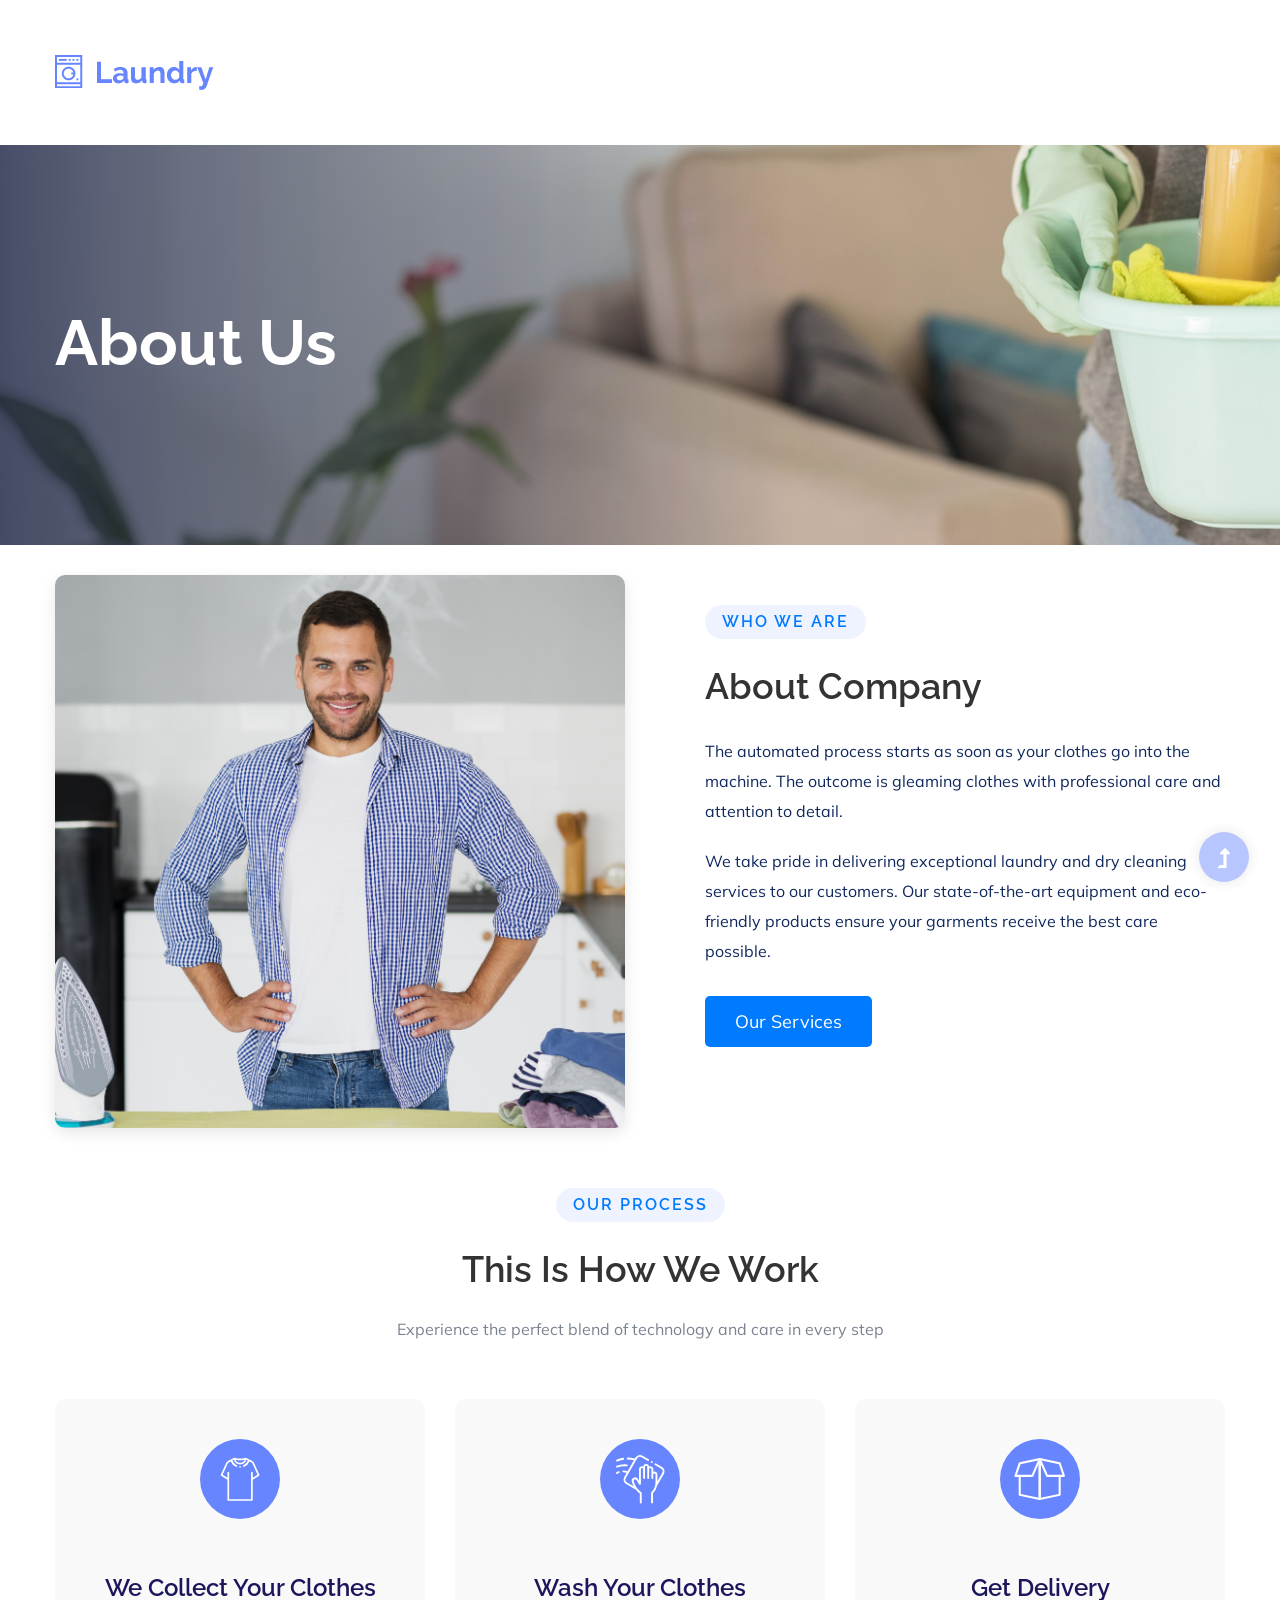
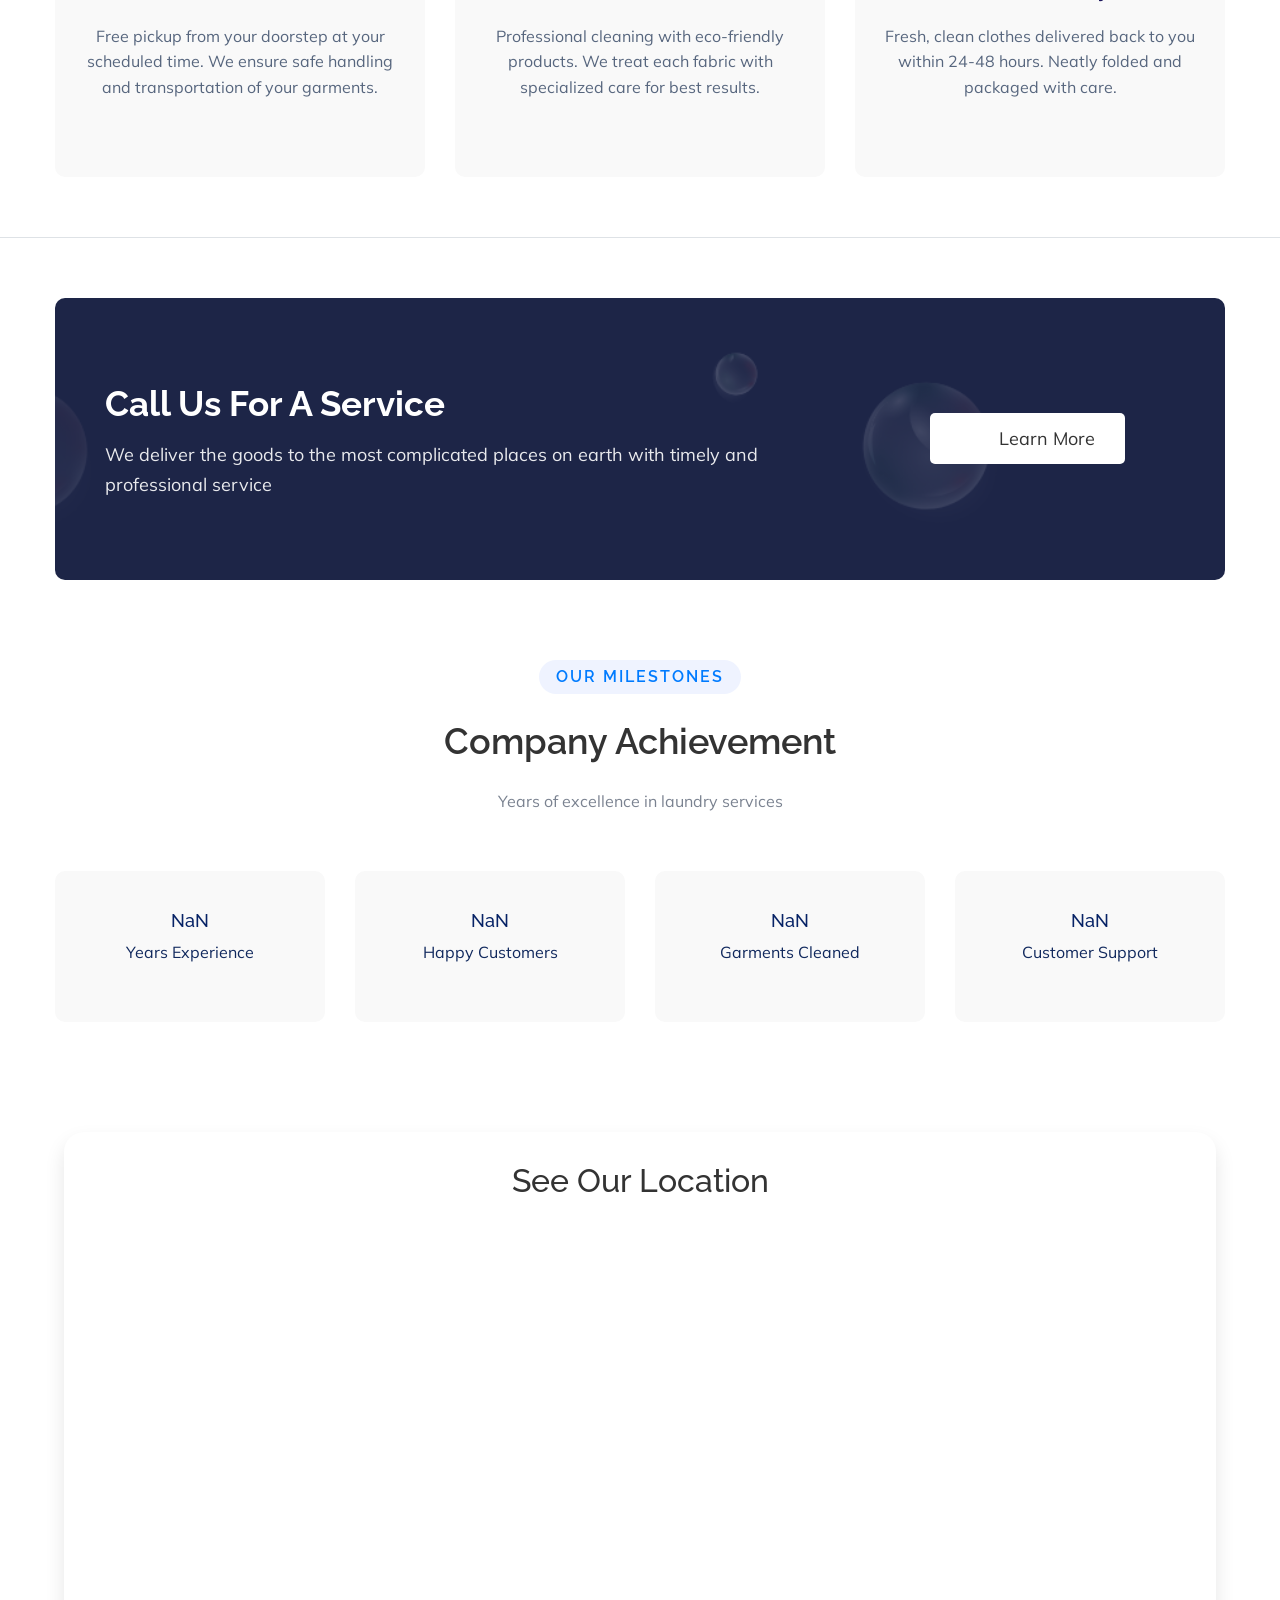
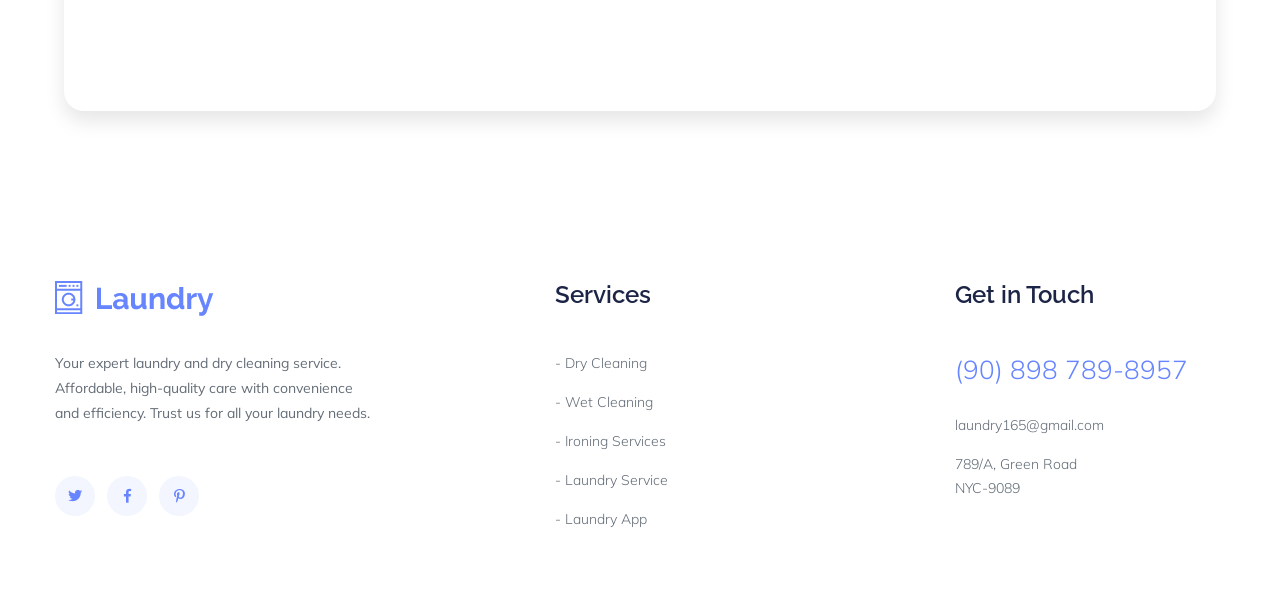
<file: about.html>
<!doctype html>
<html class="no-js" lang="en">
<head>
    <meta charset="utf-8">
    <meta http-equiv="x-ua-compatible" content="ie=edge">
    <title>Laundry - About Us</title>
    <meta name="description" content="Learn about our laundry and dry cleaning services, company achievements, and how we work">
    <meta name="viewport" content="width=device-width, initial-scale=1">
    <link rel="manifest" href="site.webmanifest">
    <link rel="shortcut icon" type="image/x-icon" href="assets/img/favicon.ico">

    <!-- CSS here -->
    <link rel="stylesheet" href="assets/css/bootstrap.min.css">
    <link rel="stylesheet" href="assets/css/owl.carousel.min.css">
    <link rel="stylesheet" href="assets/css/slicknav.css">
    <link rel="stylesheet" href="assets/css/flaticon.css">
    <link rel="stylesheet" href="assets/css/progressbar_barfiller.css">
    <link rel="stylesheet" href="assets/css/gijgo.css">
    <link rel="stylesheet" href="assets/css/animate.min.css">
    <link rel="stylesheet" href="assets/css/animated-headline.css">
    <link rel="stylesheet" href="assets/css/magnific-popup.css">
    <link rel="stylesheet" href="assets/css/fontawesome-all.min.css">
    <link rel="stylesheet" href="assets/css/themify-icons.css">
    <link rel="stylesheet" href="assets/css/slick.css">
    <link rel="stylesheet" href="assets/css/nice-select.css">
    <link rel="stylesheet" href="assets/css/style.css">
    
    <style>
        * {
            padding: 0;
            margin: 0;
            box-sizing: border-box;
        }
        
        body {
            display: flex;
            flex-direction: column;
            min-height: 100vh;
        }
        
        main {
            flex: 1;
        }
        
        .map-area {
            width: 90%;
            max-width: 1200px;
            margin: 50px auto;
            padding: 30px;
            box-shadow: 0 10px 20px rgba(0,0,0,0.1);
            border-radius: 20px;
            overflow: hidden;
            background: #fff;
        }
        
        .map-area h2 {
            text-align: center;
            margin-bottom: 30px;
            color: #333;
            font-size: 32px;
            text-transform: capitalize;
        }
        
        .map-area iframe {
            width: 100%;
            height: 450px;
            border-radius: 10px;
            display: block;
        }
        
        .about-img img {
            width: 100%;
            border-radius: 10px;
            box-shadow: 0 5px 15px rgba(0,0,0,0.1);
        }
        
        .section-tittle h2 {
            font-size: 36px;
            color: #333;
            margin-bottom: 20px;
        }
        
        .section-tittle .element {
            color: #007bff;
            font-size: 16px;
            font-weight: 600;
            text-transform: uppercase;
            letter-spacing: 2px;
        }
        
        .single-cat {
            padding: 40px 30px;
            border-radius: 10px;
            transition: all 0.3s ease;
            margin-bottom: 30px;
            background: #f9f9f9;
        }
        
        .single-cat:hover {
            transform: translateY(-10px);
            box-shadow: 0 10px 30px rgba(0,0,0,0.1);
            background: #fff;
        }
        
        .cat-icon {
            margin-bottom: 25px;
        }
        
        .cat-icon img {
            height: 80px;
            width: auto;
        }
        
        .cat-cap h5 {
            font-size: 20px;
            margin-bottom: 15px;
        }
        
        .cat-cap h5 a {
            color: #333;
            text-decoration: none;
        }
        
        .cat-cap h5 a:hover {
            color: #007bff;
        }
        
        .cat-cap p {
            color: #666;
            line-height: 1.6;
        }
        
        .btn {
            display: inline-block;
            padding: 12px 30px;
            background: #007bff;
            color: #fff;
            text-decoration: none;
            border-radius: 5px;
            transition: background 0.3s ease;
            border: none;
            cursor: pointer;
        }
        
        .btn:hover {
            background: #0056b3;
            color: #fff;
        }
        
        .wantToWork-area {
            background: linear-gradient(rgba(0,0,0,0.7), rgba(0,0,0,0.7)), url('assets/img/gallery/section_bg01.png');
            background-size: cover;
            background-position: center;
            border-radius: 10px;
            margin: 50px 0;
        }
        
        .wants-wrapper {
            padding: 80px 50px;
        }
        
        .wantToWork-caption h2 {
            color: #fff;
            font-size: 36px;
            margin-bottom: 15px;
        }
        
        .wantToWork-caption p {
            color: #fff;
            font-size: 18px;
            opacity: 0.9;
        }
        
        .wantToWork-btn {
            background: #fff;
            color: #333;
            display: inline-flex;
            align-items: center;
            gap: 10px;
        }
        
        .wantToWork-btn:hover {
            background: #f0f0f0;
            color: #333;
        }
        
        .wantToWork-btn img {
            width: 20px;
            height: 20px;
        }
        
        @media (max-width: 768px) {
            .map-area {
                width: 95%;
                padding: 15px;
            }
            
            .map-area h2 {
                font-size: 24px;
            }
            
            .section-tittle h2 {
                font-size: 28px;
            }
            
            .wants-wrapper {
                padding: 40px 20px;
            }
            
            .wantToWork-caption h2 {
                font-size: 28px;
            }
            
            .single-cat {
                padding: 30px 20px;
            }
        }
    </style>
</head>

<body>
    <!-- Preloader Start -->
    <div id="preloader-active">
        <div class="preloader d-flex align-items-center justify-content-center">
            <div class="preloader-inner position-relative">
                <div class="preloader-circle"></div>
                <div class="preloader-img pere-text">
                    <img src="assets/img/logo/loder.png" alt="Loading...">
                </div>
            </div>
        </div>
    </div>

    <!-- Header Start -->
    <header>
        <div class="header-area">
            <div class="main-header header-sticky">
                <div class="container">
                    <div class="row align-items-center">
                        <div class="col-lg-2 col-md-2">
                            <div class="logo">
                                <a href="home.html">
                                    <img src="assets/img/logo/logo.png" alt="Laundry Logo">
                                </a>
                            </div>
                        </div>
                        <div class="col-lg-10 col-md-10">
                            <div class="menu-wrapper d-flex align-items-center justify-content-end">
                                <!-- Main-menu -->
                                <div class="main-menu d-none d-lg-block">
                                    <nav>
                                        <ul id="navigation">
                                            <li><a href="home.html">Home</a></li>
                                            <li class="active"><a href="about.html">About</a></li>
                                            <li><a href="services.html">Services</a></li>
                                            <li><a href="contact.html">Contact</a></li>
                                            <li><a href="newlogin.html">Login</a></li>
                                            <li><a href="order.html">Order</a></li>
                                        </ul>
                                    </nav>
                                </div>
                            </div>
                        </div>
                        <!-- Mobile Menu -->
                        <div class="col-12">
                            <div class="mobile_menu d-block d-lg-none"></div>
                        </div>
                    </div>
                </div>
            </div>
        </div>
    </header>

    <main>
        <!-- Hero Start -->
        <div class="slider-area2 section-bg2 hero-overly" data-background="assets/img/hero/hero2.png">
            <div class="slider-height2 d-flex align-items-center">
                <div class="container">
                    <div class="row">
                        <div class="col-xl-12">
                            <div class="hero-cap hero-cap2">
                                <h2>About Us</h2>
                            </div>
                        </div>
                    </div>
                </div>
            </div>
        </div>

        <!-- About Area Start -->
        <section class="about-area2 section-padding40 py-5">
            <div class="container">
                <div class="row align-items-center">
                    <div class="col-lg-6 col-md-12 mb-4 mb-lg-0">
                        <!-- about-img -->
                        <div class="about-img">
                            <img src="assets/img/gallery/about1.png" alt="About Laundry Services">
                        </div>
                    </div>
                    <div class="col-lg-6 col-md-12">
                        <div class="about-caption mb-50">
                            <!-- Section Tittle -->
                            <div class="section-tittle mb-25">
                                <span class="element">Who We Are</span>
                                <h2>About Company</h2>
                            </div>
                            <p class="mb-20">
                                The automated process starts as soon as your clothes go into the machine. The outcome is gleaming clothes with professional care and attention to detail.
                            </p>
                            <p class="mb-30">
                                We take pride in delivering exceptional laundry and dry cleaning services to our customers. Our state-of-the-art equipment and eco-friendly products ensure your garments receive the best care possible.
                            </p>
                            <a href="services.html" class="btn">Our Services</a>
                        </div>
                    </div>
                </div>
            </div>
        </section>

        <!-- Services Area Start -->
        <section class="services-area border-bottom pb-20 mb-60 py-5">
            <div class="container">
                <div class="row justify-content-center">
                    <div class="col-xl-7 col-lg-8">
                        <div class="section-tittle text-center mb-55">
                            <span class="element">Our Process</span>
                            <h2>This Is How We Work</h2>
                            <p class="mt-3">Experience the perfect blend of technology and care in every step</p>
                        </div>
                    </div>
                </div>
                
                <div class="row">
                    <div class="col-lg-4 col-md-6 col-sm-6">
                        <div class="single-cat text-center">
                            <div class="cat-icon">
                                <img src="assets/img/icon/services-icon1.svg" alt="Collection Service">
                            </div>
                            <div class="cat-cap">
                                <h5><a href="services.html">We Collect Your Clothes</a></h5>
                                <p>Free pickup from your doorstep at your scheduled time. We ensure safe handling and transportation of your garments.</p>
                            </div>
                        </div>
                    </div>
                    
                    <div class="col-lg-4 col-md-6 col-sm-6">
                        <div class="single-cat text-center">
                            <div class="cat-icon">
                                <img src="assets/img/icon/services-icon2.svg" alt="Washing Service">
                            </div>
                            <div class="cat-cap">
                                <h5><a href="services.html">Wash Your Clothes</a></h5>
                                <p>Professional cleaning with eco-friendly products. We treat each fabric with specialized care for best results.</p>
                            </div>
                        </div>
                    </div>
                    
                    <div class="col-lg-4 col-md-6 col-sm-6">
                        <div class="single-cat text-center">
                            <div class="cat-icon">
                                <img src="assets/img/icon/services-icon3.svg" alt="Delivery Service">
                            </div>
                            <div class="cat-cap">
                                <h5><a href="services.html">Get Delivery</a></h5>
                                <p>Fresh, clean clothes delivered back to you within 24-48 hours. Neatly folded and packaged with care.</p>
                            </div>
                        </div>
                    </div>
                </div>
            </div>
        </section>

        <!-- Want To work Section -->
        <section class="container">
            <div class="wantToWork-area" data-background="assets/img/gallery/section_bg01.png">
                <div class="wants-wrapper w-padding2">
                    <div class="row align-items-center justify-content-between">
                        <div class="col-xl-8 col-lg-9 col-md-7">
                            <div class="wantToWork-caption wantToWork-caption2">
                                <h2>Call Us For A Service</h2>
                                <p>We deliver the goods to the most complicated places on earth with timely and professional service</p>
                            </div>
                        </div>
                        <div class="col-xl-3 col-lg-3 col-md-5">
                            <a href="services.html" class="btn wantToWork-btn">
                                <img src="assets/img/icon/call2.png" alt="Call Icon"> Learn More
                            </a>
                        </div>
                    </div>
                </div>
            </div>
        </section>

        <!-- Company Achievement Start -->
        <section class="services-area section-padding40 fix py-5">
            <div class="container">
                <div class="row justify-content-center">
                    <div class="col-xl-7 col-lg-8">
                        <div class="section-tittle text-center mb-55">
                            <span class="element">Our Milestones</span>
                            <h2>Company Achievement</h2>
                            <p class="mt-3">Years of excellence in laundry services</p>
                        </div>
                    </div>
                </div>
                
                <!-- Add achievement stats here if needed -->
                <div class="row">
                    <div class="col-lg-3 col-md-6">
                        <div class="single-cat text-center">
                            <h3 class="counter">10+</h3>
                            <p>Years Experience</p>
                        </div>
                    </div>
                    <div class="col-lg-3 col-md-6">
                        <div class="single-cat text-center">
                            <h3 class="counter">50k+</h3>
                            <p>Happy Customers</p>
                        </div>
                    </div>
                    <div class="col-lg-3 col-md-6">
                        <div class="single-cat text-center">
                            <h3 class="counter">100k+</h3>
                            <p>Garments Cleaned</p>
                        </div>
                    </div>
                    <div class="col-lg-3 col-md-6">
                        <div class="single-cat text-center">
                            <h3 class="counter">24/7</h3>
                            <p>Customer Support</p>
                        </div>
                    </div>
                </div>
            </div>
        </section>

        <!-- Map Area Start -->
        <div class="map-area">
            <h2>See Our Location</h2>
            <iframe 
                src="https://www.google.com/maps/embed?pb=!1m18!1m12!1m3!1d15655.643264046617!2d75.84209078278705!3d11.19423422369475!2m3!1f0!2f0!3f0!3m2!1i1024!2i768!4f13.1!3m3!1m2!1s0x3ba65a7d44f38971%3A0x3e4f202596bc766b!2sFarook%20College%2C%20Kerala!5e0!3m2!1sen!2sin!4v1773480500722!5m2!1sen!2sin" 
                height="450" 
                style="border:0;" 
                allowfullscreen="" 
                loading="lazy" 
                referrerpolicy="no-referrer-when-downgrade"
                title="Google Maps Location">
            </iframe>
        </div>
    </main>

    <!-- Footer Start -->
    <footer>
        <div class="footer-area footer-padding">
            <div class="container">
                <div class="row d-flex justify-content-between">
                    <div class="col-xl-4 col-lg-4 col-md-4 col-sm-6">
                        <div class="single-footer-caption mb-50">
                            <div class="single-footer-caption mb-30">
                                <!-- logo -->
                                <div class="footer-logo mb-35">
                                    <a href="home.html">
                                        <img src="assets/img/logo/logo2_footer.png" alt="Footer Logo">
                                    </a>
                                </div>
                                <div class="footer-tittle">
                                    <div class="footer-pera">
                                        <p>Your expert laundry and dry cleaning service. Affordable, high-quality care with convenience and efficiency. Trust us for all your laundry needs.</p>
                                    </div>
                                </div>
                                <!-- social -->
                                <div class="footer-social">
                                    <a href="#" aria-label="Twitter"><i class="fab fa-twitter"></i></a>
                                    <a href="#" aria-label="Facebook"><i class="fab fa-facebook-f"></i></a>
                                    <a href="#" aria-label="Pinterest"><i class="fab fa-pinterest-p"></i></a>
                                </div>
                            </div>
                        </div>
                    </div>
                    
                    <div class="col-xl-3 col-lg-4 col-md-4 col-sm-6">
                        <div class="single-footer-caption mb-50">
                            <div class="footer-tittle">
                                <h4>Services</h4>
                                <ul>
                                    <li><a href="#">- Dry Cleaning</a></li>
                                    <li><a href="#">- Wet Cleaning</a></li>
                                    <li><a href="#">- Ironing Services</a></li>
                                    <li><a href="#">- Laundry Service</a></li>
                                    <li><a href="#">- Laundry App</a></li>
                                </ul>
                            </div>
                        </div>
                    </div>
                    
                    <div class="col-xl-3 col-lg-4 col-md-4 col-sm-6">
                        <div class="single-footer-caption mb-50">
                            <div class="footer-tittle">
                                <h4>Get in Touch</h4>
                                <ul>
                                    <li class="number"><a href="tel:+908987898957">(90) 898 789-8957</a></li>
                                    <li><a href="mailto:laundry165@gmail.com">laundry165@gmail.com</a></li>
                                    <li><a href="#">789/A, Green Road<br>NYC-9089</a></li>
                                </ul>
                            </div>
                        </div>
                    </div>
                </div>
            </div>
        </div>
    </footer>

    <!-- Scroll Up -->
    <div id="back-top">
        <a title="Go to Top" href="#" aria-label="Back to top">
            <i class="fas fa-level-up-alt"></i>
        </a>
    </div>

    <!-- JS here -->
    <script src="./assets/js/vendor/modernizr-3.5.0.min.js"></script>
    <script src="./assets/js/vendor/jquery-1.12.4.min.js"></script>
    <script src="./assets/js/popper.min.js"></script>
    <script src="./assets/js/bootstrap.min.js"></script>
    <script src="./assets/js/jquery.slicknav.min.js"></script>
    <script src="./assets/js/owl.carousel.min.js"></script>
    <script src="./assets/js/slick.min.js"></script>
    <script src="./assets/js/wow.min.js"></script>
    <script src="./assets/js/animated.headline.js"></script>
    <script src="./assets/js/jquery.magnific-popup.js"></script>
    <script src="./assets/js/gijgo.min.js"></script>
    <script src="./assets/js/jquery.nice-select.min.js"></script>
    <script src="./assets/js/jquery.sticky.js"></script>
    <script src="./assets/js/jquery.barfiller.js"></script>
    <script src="./assets/js/jquery.counterup.min.js"></script>
    <script src="./assets/js/waypoints.min.js"></script>
    <script src="./assets/js/jquery.countdown.min.js"></script>
    <script src="./assets/js/hover-direction-snake.min.js"></script>
    <script src="./assets/js/contact.js"></script>
    <script src="./assets/js/jquery.form.js"></script>
    <script src="./assets/js/jquery.validate.min.js"></script>
    <script src="./assets/js/mail-script.js"></script>
    <script src="./assets/js/jquery.ajaxchimp.min.js"></script>
    <script src="./assets/js/plugins.js"></script>
    <script src="./assets/js/main.js"></script>
</body>
</html>
</file>
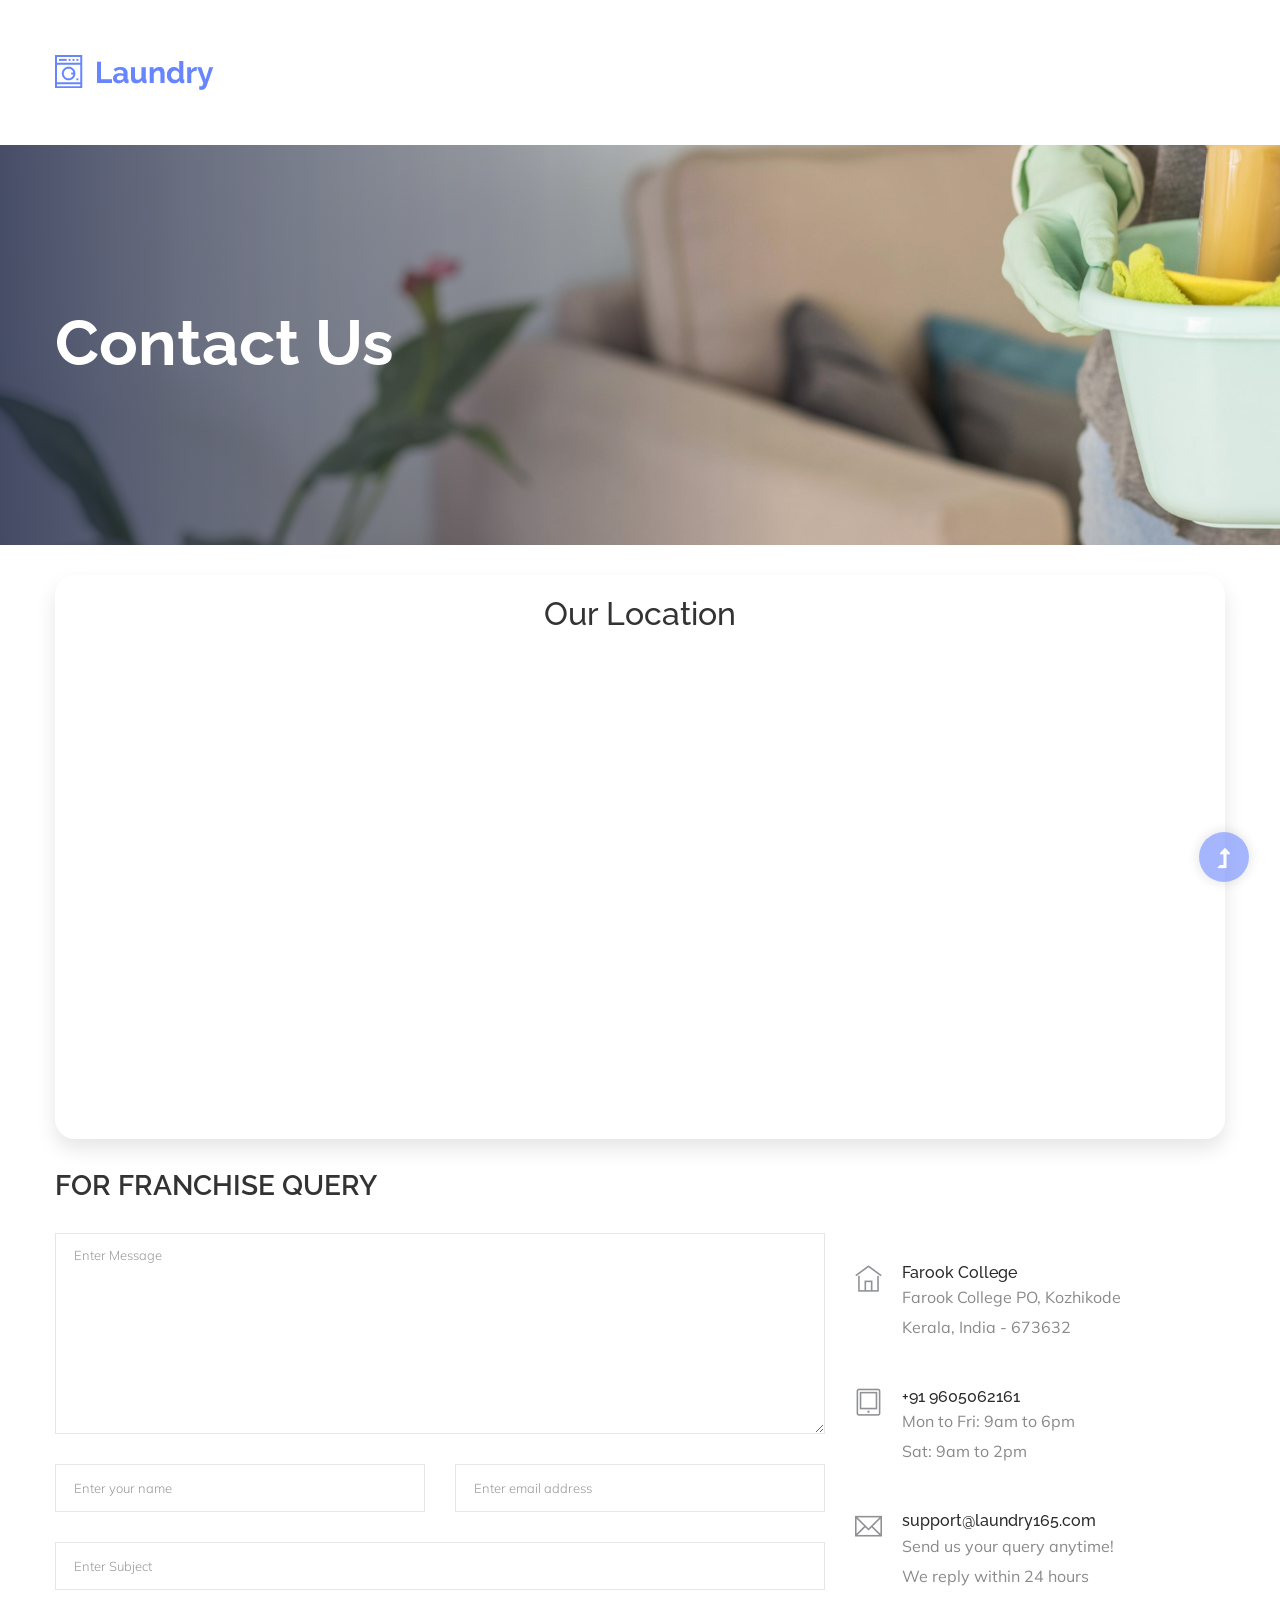
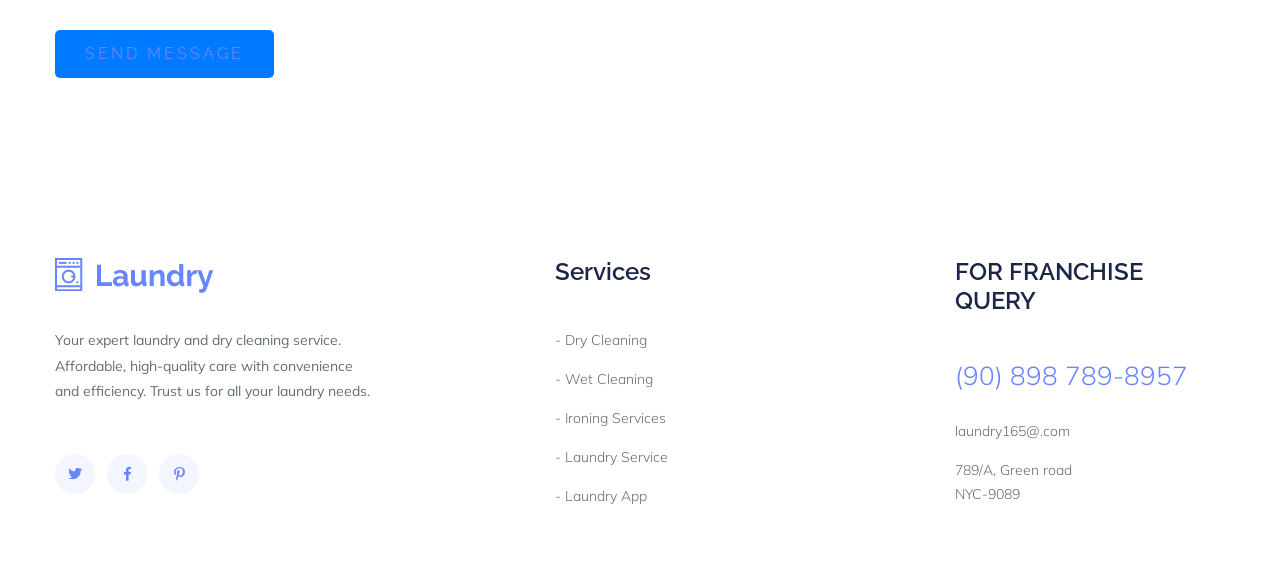
<file: contact.html>
<!doctype html>
<html class="no-js" lang="en">
<head>
    <meta charset="utf-8">
    <meta http-equiv="x-ua-compatible" content="ie=edge">
    <title>Laundry - Contact Us</title>
    <meta name="description" content="Contact Laundry for franchise queries and customer support">
    <meta name="viewport" content="width=device-width, initial-scale=1">
    <link rel="manifest" href="site.webmanifest">
    <link rel="shortcut icon" type="image/x-icon" href="assets/img/favicon.ico">

    <!-- CSS here -->
    <link rel="stylesheet" href="assets/css/bootstrap.min.css">
    <link rel="stylesheet" href="assets/css/owl.carousel.min.css">
    <link rel="stylesheet" href="assets/css/slicknav.css">
    <link rel="stylesheet" href="assets/css/flaticon.css">
    <link rel="stylesheet" href="assets/css/progressbar_barfiller.css">
    <link rel="stylesheet" href="assets/css/gijgo.css">
    <link rel="stylesheet" href="assets/css/animate.min.css">
    <link rel="stylesheet" href="assets/css/animated-headline.css">
    <link rel="stylesheet" href="assets/css/magnific-popup.css">
    <link rel="stylesheet" href="assets/css/fontawesome-all.min.css">
    <link rel="stylesheet" href="assets/css/themify-icons.css">
    <link rel="stylesheet" href="assets/css/slick.css">
    <link rel="stylesheet" href="assets/css/nice-select.css">
    <link rel="stylesheet" href="assets/css/style.css">
    
    <style>
        * {
            padding: 0;
            margin: 0;
            box-sizing: border-box;
        }
        
        .map-container {
            width: 100%;
            max-width: 1200px;
            margin: 0 auto;
            box-shadow: 0 10px 20px rgba(0,0,0,0.1);
            border-radius: 20px;
            overflow: hidden;
            padding: 20px;
        }
        
        .map-container iframe {
            width: 100%;
            height: 450px;
            border-radius: 10px;
        }
        
        .map-container h2 {
            text-align: center;
            margin-bottom: 30px;
            color: #333;
            font-size: 32px;
        }
        
        .contact-info {
            margin-top: 30px;
        }
        
        .contact-info .media {
            margin-bottom: 25px;
        }
        
        .contact-info__icon {
            margin-right: 20px;
            font-size: 24px;
            color: #007bff;
        }
        
        .contact-title {
            margin-bottom: 30px;
            font-size: 28px;
            color: #333;
        }
        
        .form-group {
            margin-bottom: 20px;
        }
        
        .form-control {
            border: 1px solid #ddd;
            border-radius: 5px;
            padding: 12px;
            font-size: 14px;
        }
        
        .form-control:focus {
            border-color: #007bff;
            box-shadow: 0 0 5px rgba(0,123,255,0.3);
            outline: none;
        }
        
        .boxed-btn {
            background: #007bff;
            color: white;
            border: none;
            padding: 12px 30px;
            border-radius: 5px;
            cursor: pointer;
            font-size: 16px;
            transition: background 0.3s ease;
        }
        
        .boxed-btn:hover {
            background: #0056b3;
        }
        
        @media (max-width: 768px) {
            .map-container {
                padding: 10px;
            }
            
            .contact-title {
                font-size: 24px;
            }
        }
    </style>
</head>

<body>
    <!-- Preloader Start -->
    <div id="preloader-active">
        <div class="preloader d-flex align-items-center justify-content-center">
            <div class="preloader-inner position-relative">
                <div class="preloader-circle"></div>
                <div class="preloader-img pere-text">
                    <img src="assets/img/logo/loder.png" alt="Loading...">
                </div>
            </div>
        </div>
    </div>

    <!-- Header Start -->
    <header>
        <div class="header-area">
            <div class="main-header header-sticky">
                <div class="container">
                    <div class="row align-items-center">
                        <div class="col-lg-2 col-md-2">
                            <div class="logo">
                                <a href="home.html">
                                    <img src="assets/img/logo/logo.png" alt="Laundry Logo">
                                </a>
                            </div>
                        </div>
                        <div class="col-lg-10 col-md-10">
                            <div class="menu-wrapper d-flex align-items-center justify-content-end">
                                <!-- Main-menu -->
                                <div class="main-menu d-none d-lg-block">
                                    <nav>
                                        <ul id="navigation">
                                            <li><a href="home.html">Home</a></li>
                                            <li><a href="about.html">About</a></li>
                                            <li><a href="services.html">Services</a></li>
                                            <li class="active"><a href="contact.html">Contact</a></li>
                                            <li><a href="newlogin.html">Login</a></li>
                                            <li><a href="order.html">Order</a></li>
                                        </ul>
                                    </nav>
                                </div>
                            </div>
                        </div>
                        <!-- Mobile Menu -->
                        <div class="col-12">
                            <div class="mobile_menu d-block d-lg-none"></div>
                        </div>
                    </div>
                </div>
            </div>
        </div>
    </header>

    <main>
        <!-- Hero Start -->
        <div class="slider-area2 section-bg2 hero-overly" data-background="assets/img/hero/hero2.png">
            <div class="slider-height2 d-flex align-items-center">
                <div class="container">
                    <div class="row">
                        <div class="col-xl-12">
                            <div class="hero-cap hero-cap2">
                                <h2>Contact Us</h2>
                            </div>
                        </div>
                    </div>
                </div>
            </div>
        </div>

        <!-- Contact Area start -->
        <section class="contact-section py-5">
            <div class="container">
                <div class="map-container mb-5">
                    <h2>Our Location</h2>
                    <iframe 
                     src="https://www.google.com/maps/embed?pb=!1m18!1m12!1m3!1d15655.642125790222!2d75.84209078246413!3d11.194255273300048!2m3!1f0!2f0!3f0!3m2!1i1024!2i768!4f13.1!3m3!1m2!1s0x3ba65a7d44f38971%3A0x3e4f202596bc766b!2sFarook%20College%2C%20Kerala!5e0!3m2!1sen!2sin!4v1774450952250!5m2!1sen!2sin" width="600" height="450" style="border:0;" allowfullscreen="" loading="lazy" referrerpolicy="no-referrer-when-downgrade">
                        style="border:0;" 
                        allowfullscreen="" 
                        loading="lazy" 
                        referrerpolicy="no-referrer-when-downgrade"
                        title="Google Map Location">
                    </iframe>
                </div>

                <div class="row">
                    <div class="col-12">
                        <h2 class="contact-title">FOR FRANCHISE QUERY</h2>
                    </div>
                    
                    <div class="col-lg-8">
                        <form class="form-contact contact_form" action="contact_process.php" method="post" id="contactForm" novalidate>
                            <div class="row">
                                <div class="col-12">
                                    <div class="form-group">
                                        <textarea class="form-control w-100" name="message" id="message" cols="30" rows="9" placeholder="Enter Message" required></textarea>
                                    </div>
                                </div>
                                
                                <div class="col-sm-6">
                                    <div class="form-group">
                                        <input class="form-control" name="name" id="name" type="text" placeholder="Enter your name" required>
                                    </div>
                                </div>
                                
                                <div class="col-sm-6">
                                    <div class="form-group">
                                        <input class="form-control" name="email" id="email" type="email" placeholder="Enter email address" required>
                                    </div>
                                </div>
                                
                                <div class="col-12">
                                    <div class="form-group">
                                        <input class="form-control" name="subject" id="subject" type="text" placeholder="Enter Subject" required>
                                    </div>
                                </div>
                            </div>
                            
                            <div class="form-group mt-3">
                                <button type="submit" class="button button-contactForm boxed-btn">Send Message</button>
                            </div>
                        </form>
                    </div>
                    
                    <div class="col-lg-4">
                        <div class="contact-info">
                            <div class="media contact-info">
                                <span class="contact-info__icon"><i class="ti-home"></i></span>
                                <div class="media-body">
                                    <h3>Farook College</h3>
                                    <p>Farook College PO, Kozhikode<br>Kerala, India - 673632</p>
                                </div>
                            </div>
                            
                            <div class="media contact-info">
                                <span class="contact-info__icon"><i class="ti-tablet"></i></span>
                                <div class="media-body">
                                    <h3>+91 9605062161</h3>
                                    <p>Mon to Fri: 9am to 6pm<br>Sat: 9am to 2pm</p>
                                </div>
                            </div>
                            
                            <div class="media contact-info">
                                <span class="contact-info__icon"><i class="ti-email"></i></span>
                                <div class="media-body">
                                    <h3>support@laundry165.com</h3>
                                    <p>Send us your query anytime!<br>We reply within 24 hours</p>
                                </div>
                            </div>
                        </div>
                    </div>
                </div>
            </div>
        </section>
    </main>

    <!-- Footer Start -->
    <footer>
        <div class="footer-area footer-padding">
            <div class="container">
                <div class="row d-flex justify-content-between">
                    <div class="col-xl-4 col-lg-4 col-md-4 col-sm-6">
                        <div class="single-footer-caption mb-50">
                            <div class="single-footer-caption mb-30">
                                <div class="footer-logo mb-35">
                                    <a href="home.html">
                                        <img src="assets/img/logo/logo2_footer.png" alt="Footer Logo">
                                    </a>
                                </div>
                                <div class="footer-tittle">
                                    <div class="footer-pera">
                                        <p>Your expert laundry and dry cleaning service. Affordable, high-quality care with convenience and efficiency. Trust us for all your laundry needs.</p>
                                    </div>
                                </div>
                                <div class="footer-social">
                                    <a href="#" aria-label="Twitter"><i class="fab fa-twitter"></i></a>
                                    <a href="#" aria-label="Facebook"><i class="fab fa-facebook-f"></i></a>
                                    <a href="#" aria-label="Pinterest"><i class="fab fa-pinterest-p"></i></a>
                                </div>
                            </div>
                        </div>
                    </div>
                    
                    <div class="col-xl-3 col-lg-4 col-md-4 col-sm-6">
                        <div class="single-footer-caption mb-50">
                            <div class="footer-tittle">
                                <h4>Services</h4>
                                <ul>
                                    <li><a href="#">- Dry Cleaning</a></li>
                                    <li><a href="#">- Wet Cleaning</a></li>
                                    <li><a href="#">- Ironing Services</a></li>
                                    <li><a href="#">- Laundry Service</a></li>
                                    <li><a href="#">- Laundry App</a></li>
                                </ul>
                            </div>
                        </div>
                    </div>
                    
                    <div class="col-xl-3 col-lg-4 col-md-4 col-sm-6">
                        <div class="single-footer-caption mb-50">
                            <div class="footer-tittle">
                                <h4>FOR FRANCHISE QUERY</h4>
                                <ul>
                                    <li class="number"><a href="tel:+908987898957">(90) 898 789-8957</a></li>
                                    <li><a href="mailto:laundry165@.com">laundry165@.com</a></li>
                                    <li><a href="#">789/A, Green road<br>NYC-9089</a></li>
                                </ul>
                            </div>
                        </div>
                    </div>
                </div>
            </div>
        </div>
    </footer>

    <!-- Scroll Up -->
    <div id="back-top">
        <a title="Go to Top" href="#"><i class="fas fa-level-up-alt"></i></a>
    </div>

    <!-- JS here -->
    <script src="./assets/js/vendor/modernizr-3.5.0.min.js"></script>
    <script src="./assets/js/vendor/jquery-1.12.4.min.js"></script>
    <script src="./assets/js/popper.min.js"></script>
    <script src="./assets/js/bootstrap.min.js"></script>
    <script src="./assets/js/jquery.slicknav.min.js"></script>
    <script src="./assets/js/owl.carousel.min.js"></script>
    <script src="./assets/js/slick.min.js"></script>
    <script src="./assets/js/wow.min.js"></script>
    <script src="./assets/js/animated.headline.js"></script>
    <script src="./assets/js/jquery.magnific-popup.js"></script>
    <script src="./assets/js/gijgo.min.js"></script>
    <script src="./assets/js/jquery.nice-select.min.js"></script>
    <script src="./assets/js/jquery.sticky.js"></script>
    <script src="./assets/js/jquery.counterup.min.js"></script>
    <script src="./assets/js/waypoints.min.js"></script>
    <script src="./assets/js/jquery.countdown.min.js"></script>
    <script src="./assets/js/hover-direction-snake.min.js"></script>
    
    <!-- Contact JS -->
    <script src="./assets/js/contact.js"></script>
    <script src="./assets/js/jquery.form.js"></script>
    <script src="./assets/js/jquery.validate.min.js"></script>
    <script src="./assets/js/mail-script.js"></script>
    <script src="./assets/js/jquery.ajaxchimp.min.js"></script>
    
    <!-- Main JS -->
    <script src="./assets/js/plugins.js"></script>
    <script src="./assets/js/main.js"></script>
</body>
</html>
</file>
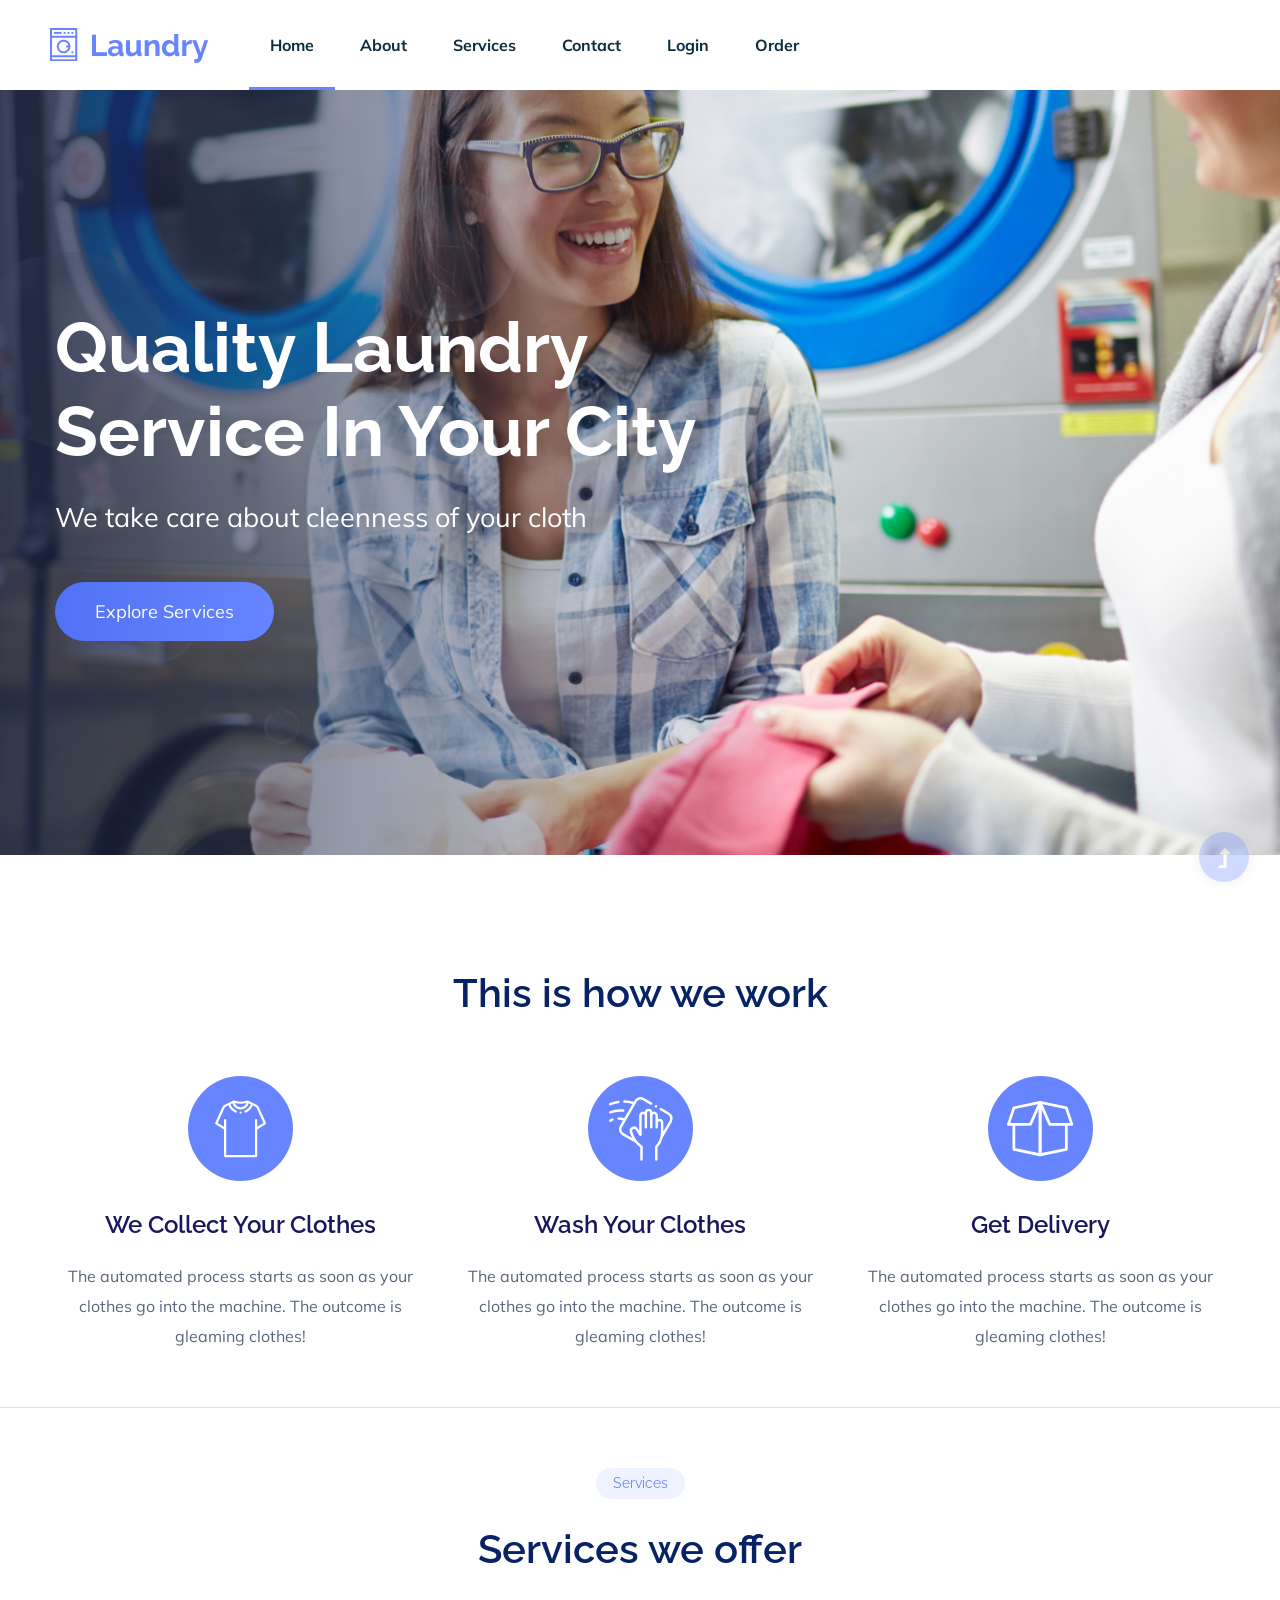
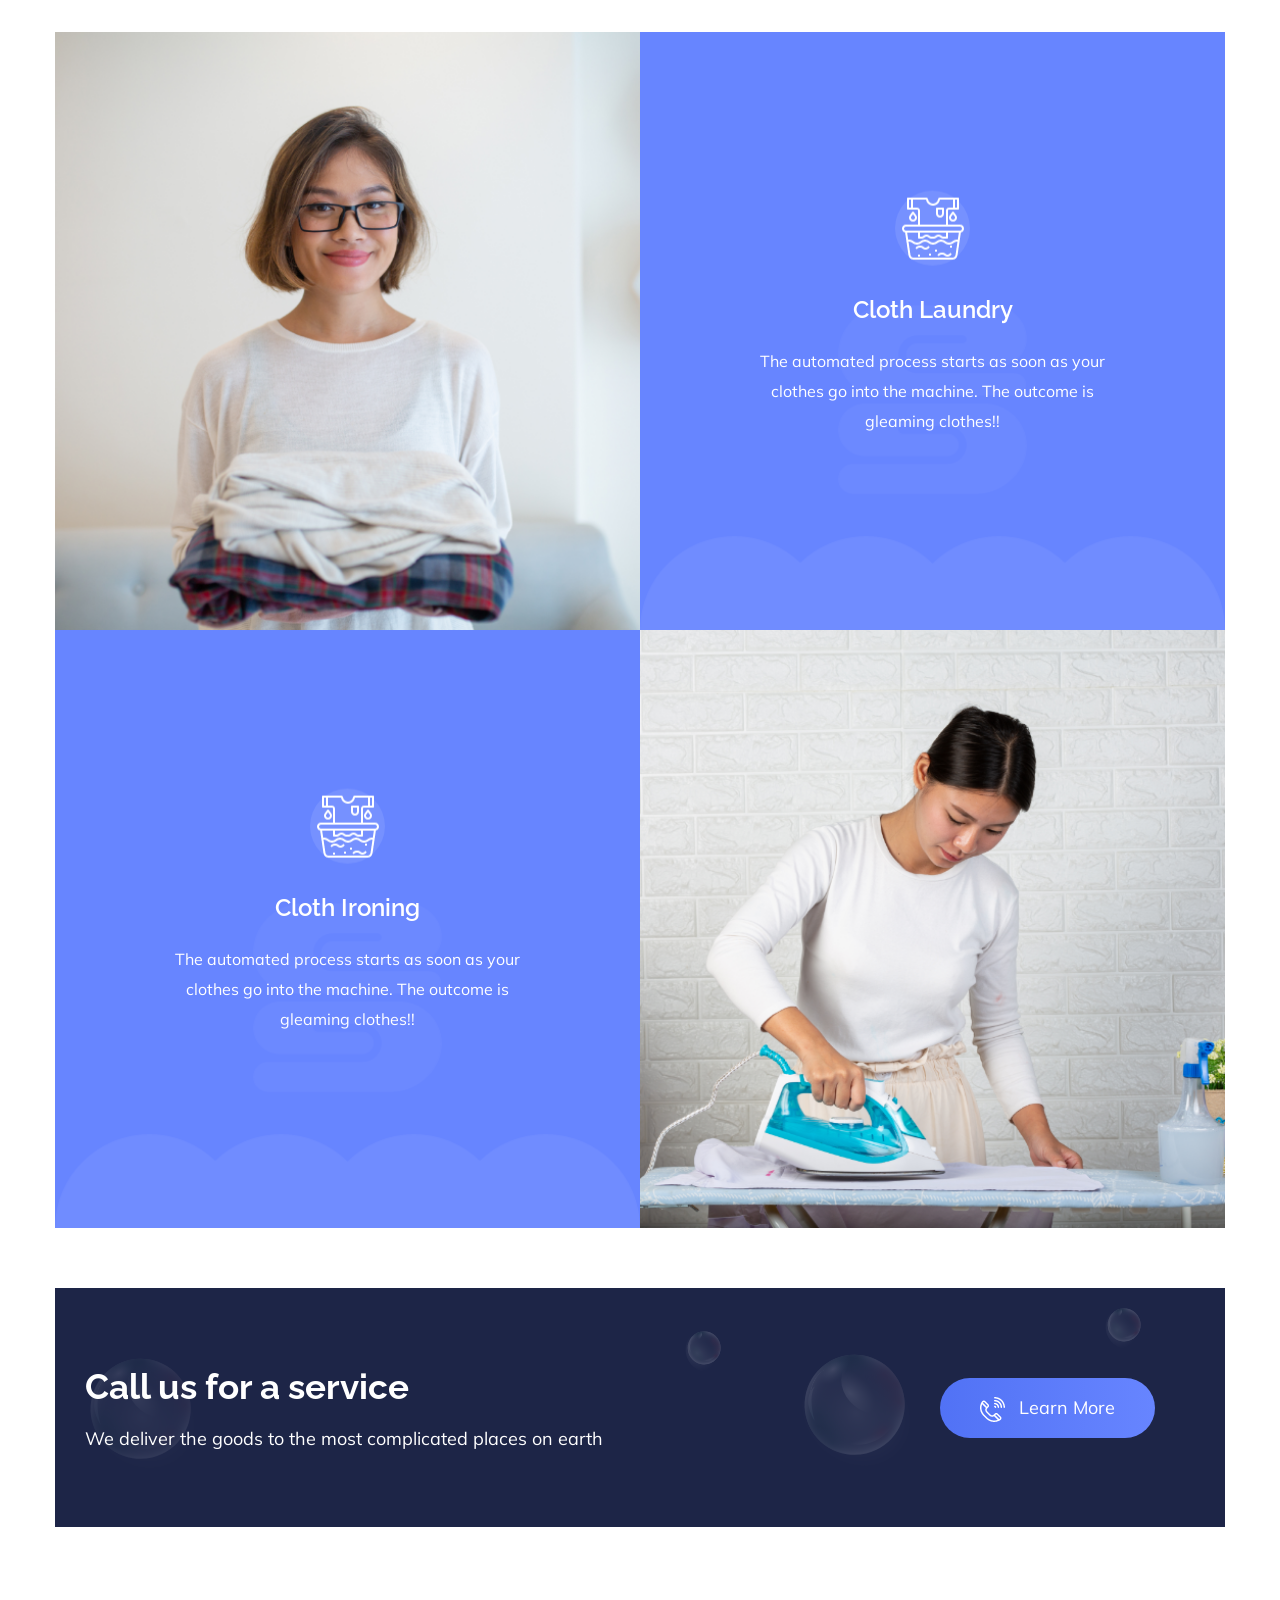
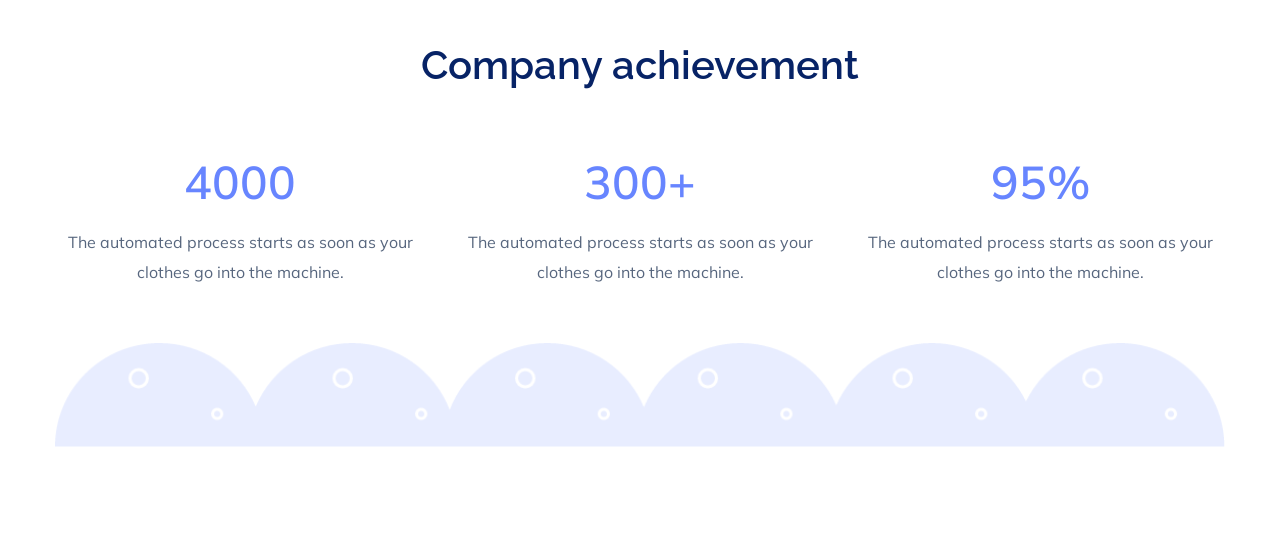
<file: home.html>
<!DOCTYPE html>
<html class="no-js" lang="zxx">
<head>
    <meta charset="utf-8">
    <meta http-equiv="x-ua-compatible" content="ie=edge">
    <title>Laundry</title>
    <meta name="description" content="">
    <meta name="viewport" content="width=device-width, initial-scale=1">
    <link rel="manifest" href="site.webmanifest">
    <link rel="shortcut icon" type="image/x-icon" href="assets/img/favicon.ico">

    <!-- CSS here (kept same) -->
    <link rel="stylesheet" href="assets/css/bootstrap.min.css">
    <link rel="stylesheet" href="assets/css/owl.carousel.min.css">
    <link rel="stylesheet" href="assets/css/slicknav.css">
    <link rel="stylesheet" href="assets/css/flaticon.css">
    <link rel="stylesheet" href="assets/css/progressbar_barfiller.css">
    <link rel="stylesheet" href="assets/css/gijgo.css">
    <link rel="stylesheet" href="assets/css/animate.min.css">
    <link rel="stylesheet" href="assets/css/animated-headline.css">
    <link rel="stylesheet" href="assets/css/magnific-popup.css">
    <link rel="stylesheet" href="assets/css/fontawesome-all.min.css">
    <link rel="stylesheet" href="assets/css/themify-icons.css">
    <link rel="stylesheet" href="assets/css/slick.css">
    <link rel="stylesheet" href="assets/css/nice-select.css">
    <link rel="stylesheet" href="assets/css/style.css">
</head>
<body>
    <!-- Preloader Start -->
    <div id="preloader-active">
        <div class="preloader d-flex align-items-center justify-content-center">
            <div class="preloader-inner position-relative">
                <div class="preloader-circle"></div>
                <div class="preloader-img pere-text">
                    <img src="assets/img/logo/loder.png" alt="preloader">
                </div>
            </div>
        </div>
    </div>
    <!-- Preloader End -->

    <!-- Header Start -->
    <header>
        <div class="header-area">
            <div class="main-header header-sticky">
                <div class="header-left">
                    <!-- Logo -->
                    <div class="logo">
                        <a href="home.html"><img src="assets/img/logo/logo.png" alt="Laundry logo"></a>
                    </div>
                    <!-- Menu wrapper -->
                    <div class="menu-wrapper d-flex align-items-center">
                        <div class="main-menu d-none d-lg-block">
                            <nav>
                                <ul id="navigation">
                                    <li class="active"><a href="home.html">Home</a></li>
                                    <li><a href="about.html">About</a></li>
                                    <li><a href="services.html">Services</a></li>
                                    <li><a href="contact.html">Contact</a></li>
                                    <li><a href="newlongin.html">Login</a></li>
                                    <li><a href="order.html">order</a></li>
                                    
                                </ul>
                            </nav>
                        </div>
                    </div>
                </div>
                <!-- Header right (desktop) -->            
                <!-- Mobile Menu -->
                <div class="col-12">
                    <div class="mobile_menu d-block d-lg-none"></div>
                </div>
            </div>
        </div>
    </header>
    <!-- Header End -->

    <main>
        <!-- Slider Area -->
        <section class="slider-area hero-overly">
            <div class="slider-active">
                <div class="single-slider slider-height d-flex align-items-center">
                    <div class="container">
                        <div class="row">
                            <div class="col-xl-7 col-lg-9 col-md-10 col-sm-9">
                                <div class="hero__caption">
                                    <h1 data-animation="fadeInLeft" data-delay="0.2s">Quality laundry service in your city</h1>
                                    <p data-animation="fadeInLeft" data-delay="0.4s">We take care about cleenness of your cloth</p>
                                    <a href="services.html" class="btn hero-btn" data-animation="fadeInLeft" data-delay="0.7s">Explore Services</a>
                                </div>
                            </div>
                        </div>
                    </div>
                </div>
            </div>
        </section>
        <!-- Slider End -->

        <!-- Services Area (Our Process) -->
        <section class="services-area pt-top border-bottom pb-20 mb-60">
            <div class="container">
                <div class="row justify-content-center">
                    <div class="col-xl-7 col-lg-8">
                        <div class="section-tittle text-center mb-55">
                            <h2>This is how we work</h2>
                        </div>
                    </div>
                </div>
                <div class="row">
                    <div class="col-lg-4 col-md-6 col-sm-6">
                        <div class="single-cat text-center">
                            <div class="cat-icon">
                                <img src="assets/img/icon/services-icon1.svg" alt="collect icon">
                            </div>
                            <div class="cat-cap">
                                <h5><a href="services.html">We collect your clothes</a></h5>
                                <p>The automated process starts as soon as your clothes go into the machine. The outcome is gleaming clothes!</p>
                            </div>
                        </div>
                    </div>
                    <div class="col-lg-4 col-md-6 col-sm-6">
                        <div class="single-cat text-center">
                            <div class="cat-icon">
                                <img src="assets/img/icon/services-icon2.svg" alt="wash icon">
                            </div>
                            <div class="cat-cap">
                                <h5><a href="services.html">Wash your clothes</a></h5>
                                <p>The automated process starts as soon as your clothes go into the machine. The outcome is gleaming clothes!</p>
                            </div>
                        </div>
                    </div>
                    <div class="col-lg-4 col-md-6 col-sm-6">
                        <div class="single-cat text-center">
                            <div class="cat-icon">
                                <img src="assets/img/icon/services-icon3.svg" alt="delivery icon">
                            </div>
                            <div class="cat-cap">
                                <h5><a href="services.html">Get delivery</a></h5>
                                <p>The automated process starts as soon as your clothes go into the machine. The outcome is gleaming clothes!</p>
                            </div>
                        </div>
                    </div>
                </div>
            </div>
        </section>
        <!-- Services End -->

        <!-- Offer-services (Services we offer) -->
        <section class="offer-services pb-bottom2">
            <div class="container">
                <div class="row justify-content-center">
                    <div class="col-xl-7 col-lg-8">
                        <div class="section-tittle text-center mb-55">
                            <span class="element">Services</span>
                            <h2>Services we offer</h2>
                        </div>
                    </div>
                </div>
                <div class="row no-gutters">
                    <div class="col-lg-6 col-md-6">
                        <div class="single-offers">
                            <img src="assets/img/gallery/offers1.png" alt="offers image 1" class="w-100">
                        </div>
                    </div>
                    <div class="col-lg-6 col-md-6">
                        <div class="single-offers">
                            <img src="assets/img/gallery/offers2.png" alt="offers image 2" class="w-100">
                            <div class="offers-caption text-center">
                                <div class="cat-icon">
                                    <img src="assets/img/icon/offers-icon1.png" alt="cloth icon">
                                </div>
                                <div class="cat-cap">
                                    <h5><a href="services.html">Cloth laundry</a></h5>
                                    <p>The automated process starts as soon as your clothes go into the machine. The outcome is gleaming clothes!!</p>
                                </div>
                            </div>
                        </div>
                    </div>
                    <div class="col-lg-6 col-md-6">
                        <div class="single-offers">
                            <img src="assets/img/gallery/offers2.png" alt="offers image 3" class="w-100">
                            <div class="offers-caption text-center">
                                <div class="cat-icon">
                                    <img src="assets/img/icon/offers-icon1.png" alt="iron icon">
                                </div>
                                <div class="cat-cap">
                                    <h5><a href="services.html">Cloth ironing</a></h5>
                                    <p>The automated process starts as soon as your clothes go into the machine. The outcome is gleaming clothes!!</p>
                                </div>
                            </div>
                        </div>
                    </div>
                    <div class="col-lg-6 col-md-6">
                        <div class="single-offers">
                            <img src="assets/img/gallery/offers4.png" alt="offers image 4" class="w-100">
                        </div>
                    </div>
                </div>
            </div>
        </section>
        <!-- Offer-services End -->

        <!-- Want To work (Call to action) -->
        <section class="container">
            <section class="wantToWork-area" data-background="assets/img/gallery/section_bg01.png">
                <div class="wants-wrapper w-padding2">
                    <div class="row align-items-center justify-content-between">
                        <div class="col-xl-8 col-lg-9 col-md-7">
                            <div class="wantToWork-caption wantToWork-caption2">
                                <h2>Call us for a service</h2>
                                <p>We deliver the goods to the most complicated places on earth</p>
                            </div>
                        </div>
                        <div class="col-xl-3 col-lg-3 col-md-5">
                            <a href="services.html" class="btn wantToWork-btn"><img src="assets/img/icon/call2.png" alt="call icon"> Learn More</a>
                        </div>
                    </div>
                </div>
            </section>
        </section>
        <!-- Want To work End -->

        <!-- Company achievement (Fun fact) -->
        <section class="services-area section-padding40 fix">
            <div class="container">
                <div class="row justify-content-center">
                    <div class="col-xl-7 col-lg-8">
                        <div class="section-tittle text-center mb-55">
                            <h2>Company achievement</h2>
                        </div>
                    </div>
                </div>
                <div class="row">
                    <div class="col-lg-4 col-md-6 col-sm-6">
                        <div class="single-cat text-center">
                            <div class="cat-cap">
                                <span>4000</span>
                                <p>The automated process starts as soon as your clothes go into the machine.</p>
                            </div>
                        </div>
                    </div>
                    <div class="col-lg-4 col-md-6 col-sm-6">
                        <div class="single-cat text-center">
                            <div class="cat-cap">
                                <span>300+</span>
                                <p>The automated process starts as soon as your clothes go into the machine.</p>
                            </div>
                        </div>
                    </div>
                    <div class="col-lg-4 col-md-6 col-sm-6">
                        <div class="single-cat text-center">
                            <div class="cat-cap">
                                <span>95%</span>
                                <p>The automated process starts as soon as your clothes go into the machine.</p>
                            </div>
                        </div>
                    </div>
                    <!-- Bottom image row (fixed structure) -->
                </div>
                <div class="row">
                    <div class="col-lg-12">
                        <div class="bottom-bt mt-20"> <!-- added margin for spacing -->
                            <img src="assets/img/gallery/company-bg.png" alt="company background" class="w-100">
                        </div>
                    </div>
                </div>
            </div>
        </section>
        <!-- Company achievement End -->


    <!-- Scroll Up -->
    <div id="back-top">
        <a title="Go to Top" href="#"><i class="fas fa-level-up-alt"></i></a>
    </div>

    <!-- JS scripts (kept as original) -->
    <script src="./assets/js/vendor/modernizr-3.5.0.min.js"></script>
    <script src="./assets/js/vendor/jquery-1.12.4.min.js"></script>
    <script src="./assets/js/popper.min.js"></script>
    <script src="./assets/js/bootstrap.min.js"></script>
    <script src="./assets/js/jquery.slicknav.min.js"></script>
    <script src="./assets/js/owl.carousel.min.js"></script>
    <script src="./assets/js/slick.min.js"></script>
    <script src="./assets/js/wow.min.js"></script>
    <script src="./assets/js/animated.headline.js"></script>
    <script src="./assets/js/jquery.magnific-popup.js"></script>
    <script src="./assets/js/gijgo.min.js"></script>
    <script src="./assets/js/jquery.nice-select.min.js"></script>
    <script src="./assets/js/jquery.sticky.js"></script>
    <script src="./assets/js/jquery.barfiller.js"></script>
    <script src="./assets/js/jquery.counterup.min.js"></script>
    <script src="./assets/js/waypoints.min.js"></script>
    <script src="./assets/js/jquery.countdown.min.js"></script>
    <script src="./assets/js/hover-direction-snake.min.js"></script>
    <script src="./assets/js/contact.js"></script>
    <script src="./assets/js/jquery.form.js"></script>
    <script src="./assets/js/jquery.validate.min.js"></script>
    <script src="./assets/js/mail-script.js"></script>
    <script src="./assets/js/jquery.ajaxchimp.min.js"></script>
    <script src="./assets/js/plugins.js"></script>
    <script src="./assets/js/main.js"></script>
</body>
</html>
</file>
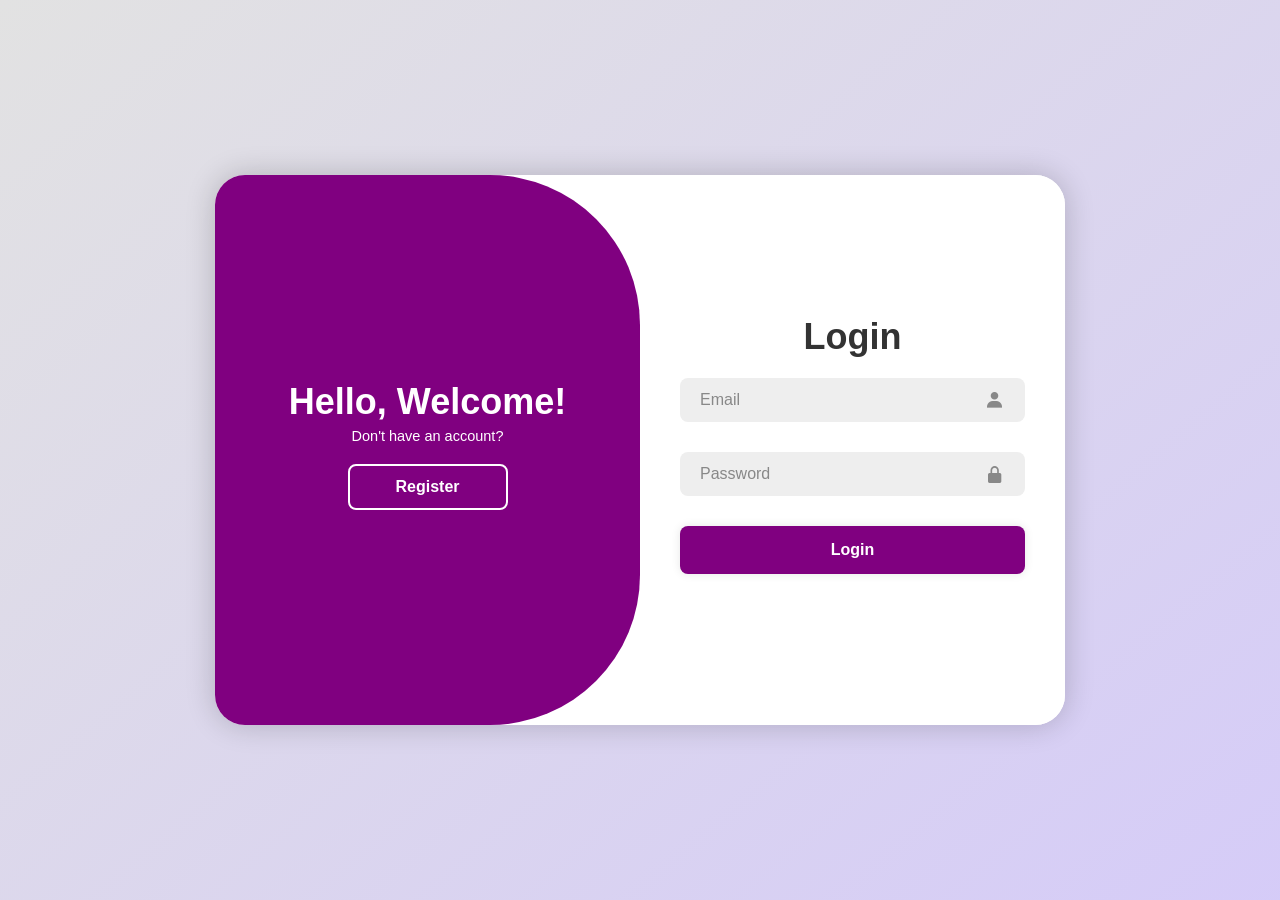
<file: newlongin.html>
<!DOCTYPE html>
<html lang="en">
<head>
    <meta charset="UTF-8">
    <meta name="viewport" content="width=device-width, initial-scale=1.0">
    <title>Login & Registration</title>
    <link rel="stylesheet" href="longin.css">
    <link rel="stylesheet" href="css/boxicons.min.css">
</head>
<body>
    <div class="container">

        <!-- ================= LOGIN ================= -->
        <div class="form-box login">
            <form action="login.php" method="POST">
                <h1>Login</h1>

                <div class="input-box">
                    <input type="email" name="email" placeholder="Email" required>
                    <i class='bx bxs-user'></i>
                </div>

                <div class="input-box">
                    <input type="password" name="password" placeholder="Password" required>
                    <i class='bx bxs-lock-alt'></i>
                </div>

                <button type="submit" class="btn">Login</button>
            </form>
        </div>

        <!-- ================= REGISTER ================= -->
        <div class="form-box register">
            <form action="register.php" method="POST">
                <h1>Registration</h1>

                <div class="input-box">
                    <input type="text" name="name" placeholder="Full Name" required>
                    <i class='bx bxs-user'></i>
                </div>

                <div class="input-box">
                    <input type="text" name="mobile" placeholder="Mobile Number" required>
                    <i class='bx bxs-phone'></i>
                </div>

                <div class="input-box">
                    <input type="email" name="email" placeholder="Email" required>
                    <i class='bx bxs-envelope'></i>
                </div>

                <div class="input-box">
                    <input type="password" name="password" placeholder="Password" required>
                    <i class='bx bxs-lock-alt'></i>
                </div>

                <div class="input-box">
                    <input type="password" name="confirm_password" placeholder="Confirm Password" required>
                    <i class='bx bxs-lock'></i>
                </div>

                <button type="submit" class="btn">Register</button>
            </form>
        </div>

        <!-- ================= TOGGLE ================= -->
        <div class="toggle-box">
            <div class="toggle-panel toggle-left">
                <h1>Hello, Welcome!</h1>
                <p>Don't have an account?</p>
                <button class="btn register-btn">Register</button>
            </div>

            <div class="toggle-panel toggle-right">
                <h1>Welcome Back!</h1>
                <p>Already have an account?</p>
                <button class="btn login-btn">Login</button>
            </div>
        </div>

    </div>

    <script src="javascript.js" defer></script>
</body>
</html>
</file>
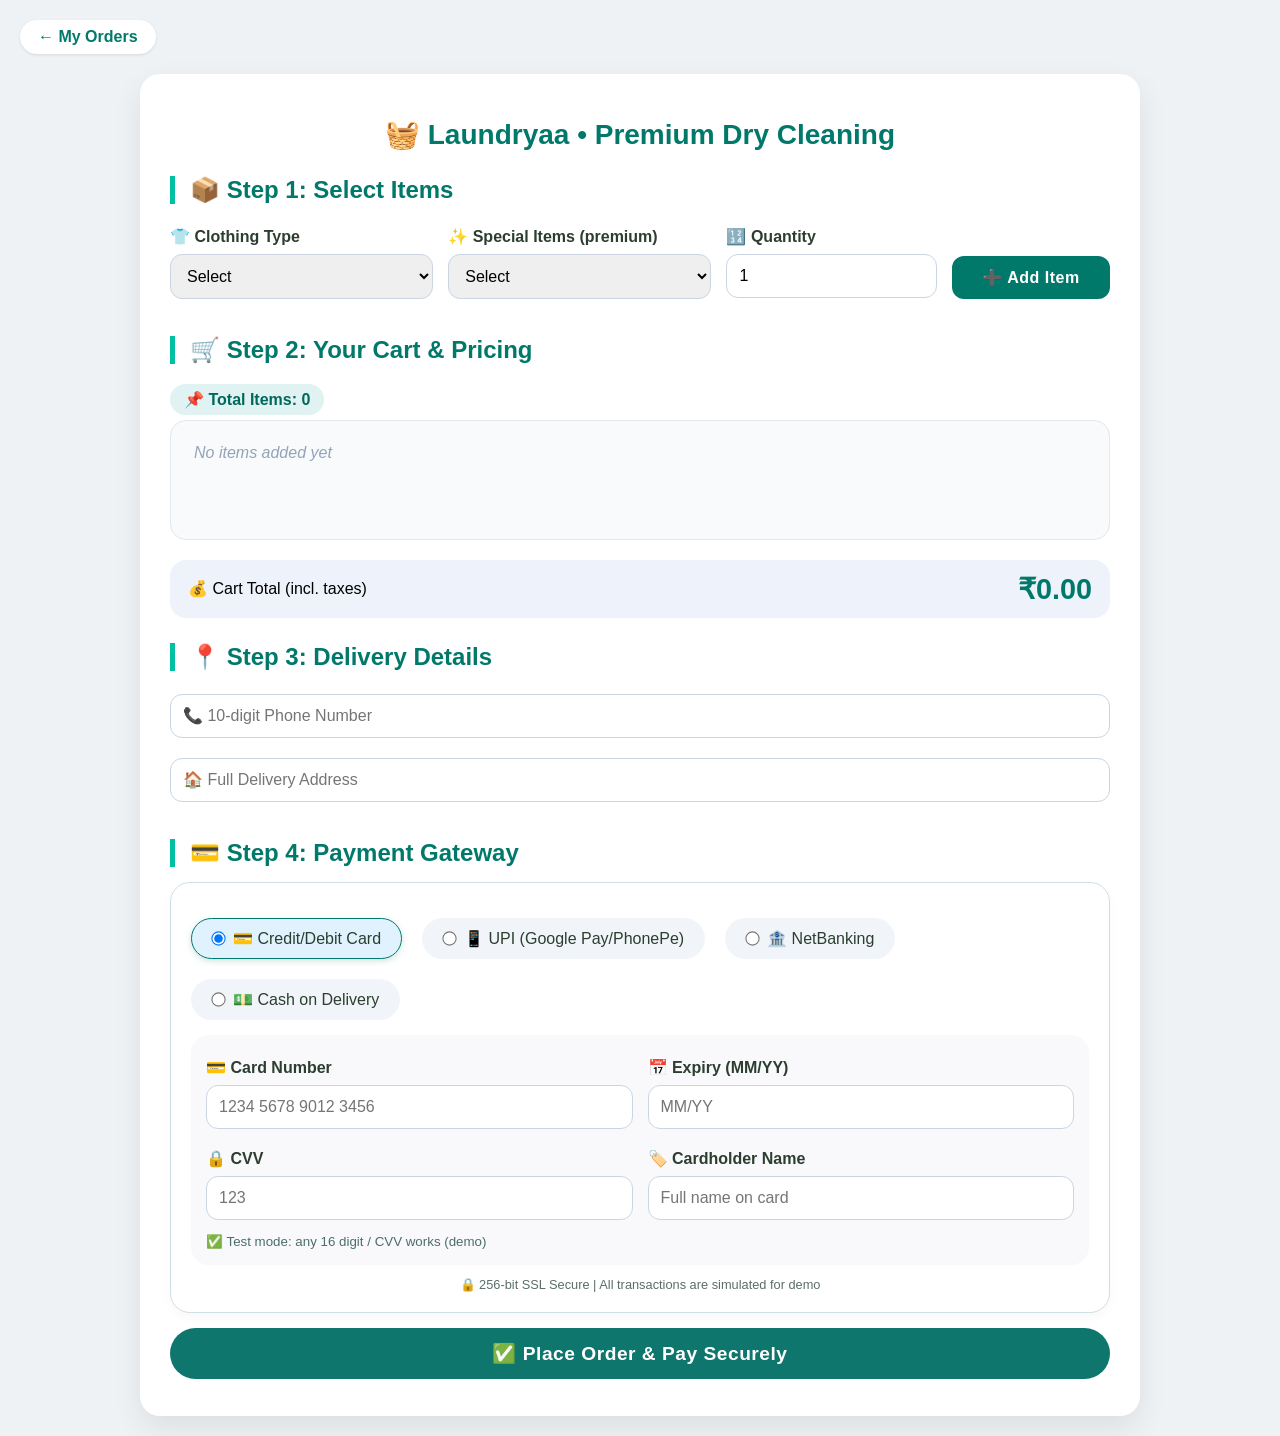
<file: order.html>
<!DOCTYPE html>
<html lang="en">
<head>
<meta charset="UTF-8">
<meta name="viewport" content="width=device-width, initial-scale=1.0">
<title>Laundryaa - Place Order | Secure Payment</title>
<style>
*{
    box-sizing: border-box;
}
body{
    font-family: 'Segoe UI', Tahoma, Geneva, Verdana, sans-serif;
    background:#eef2f5;
    margin:0;
    padding:20px;
}
.container{
    max-width:1000px;
    margin:auto;
    background:#fff;
    padding:25px 30px;
    border-radius:20px;
    box-shadow:0 12px 30px rgba(0,0,0,0.08);
    transition: all 0.2s;
}
h1{
    text-align:center;
    color:#00796b;
    font-size:28px;
    margin-bottom:5px;
}
h2{
    color:#00796b;
    border-left:5px solid #00bfa5;
    padding-left:15px;
    margin:25px 0 15px 0;
    font-size:1.5rem;
}
label{
    font-weight:600;
    color:#2c3e2f;
    display:block;
    margin-top:8px;
}
select, input, button{
    width:100%;
    padding:12px;
    margin:8px 0 12px 0;
    border-radius:12px;
    border:1px solid #cbd5e1;
    font-size:1rem;
    transition:0.2s;
}
select:focus, input:focus{
    outline:none;
    border-color:#00796b;
    box-shadow:0 0 0 2px rgba(0,121,107,0.2);
}
button{
    background:#00796b;
    color:white;
    border:none;
    cursor:pointer;
    font-weight:bold;
    letter-spacing:0.5px;
}
button:hover{
    background:#004d40;
    transform:translateY(-1px);
}
.cart-box{
    background:#f8fafc;
    padding:15px;
    border-radius:16px;
    border:1px solid #e2e8f0;
    min-height:120px;
}
.cart-box ul{
    margin:0;
    padding-left:20px;
}
.cart-box li{
    padding:6px 0;
    border-bottom:1px dashed #cbd5e1;
    font-size:0.95rem;
}
.counter{
    background:#e0f2f1;
    display:inline-block;
    padding:6px 14px;
    border-radius:30px;
    font-weight:bold;
    color:#00695c;
    margin:5px 0;
}
.price-tag{
    font-weight:bold;
    color:#2c3e2f;
    background:#fff3e0;
    padding:8px 12px;
    border-radius:12px;
    display:inline-block;
}
/* Payment Gateway Styles */
.payment-gateway{
    background:#ffffff;
    border:1px solid #cfdfe6;
    border-radius:20px;
    padding:20px;
    margin-top:10px;
    box-shadow:0 4px 12px rgba(0,0,0,0.03);
}
.payment-methods{
    display:flex;
    gap:20px;
    margin:15px 0;
    flex-wrap:wrap;
}
.method-option{
    display:flex;
    align-items:center;
    gap:8px;
    background:#f1f5f9;
    padding:10px 20px;
    border-radius:40px;
    cursor:pointer;
    transition:0.2s;
    border:1px solid transparent;
}
.method-option.active{
    background:#e0f2fe;
    border-color:#00796b;
    box-shadow:0 2px 6px rgba(0,121,107,0.2);
}
.method-option input{
    width:auto;
    margin:0;
    transform:scale(1.1);
}
.method-option label{
    margin:0;
    font-weight:500;
    cursor:pointer;
}
.card-details{
    background:#f9f9fc;
    border-radius:18px;
    padding:15px;
    margin-top:10px;
    transition:0.2s;
}
.row-2col{
    display:flex;
    gap:15px;
}
.row-2col > div{
    flex:1;
}
.payment-summary{
    background:#eef2fa;
    border-radius:16px;
    padding:12px 18px;
    margin:20px 0 10px;
    display:flex;
    justify-content:space-between;
    align-items:center;
    flex-wrap:wrap;
}
.total-amount{
    font-size:1.8rem;
    font-weight:800;
    color:#00796b;
}
.submit-order{
    background:#0f766e;
    width:100%;
    padding:14px;
    font-size:1.2rem;
    border-radius:40px;
    margin-top:15px;
    transition:0.2s;
}
.submit-order:hover{
    background:#115e56;
    transform:scale(0.99);
}
.secure-badge{
    text-align:center;
    margin-top:12px;
    font-size:0.8rem;
    color:#5b6e6b;
}
hr{
    margin:20px 0;
    border-color:#e2e8f0;
}
</style>
</head>
<body>
<a href="myorders.php" style="display:inline-block; background:#fff; padding:8px 18px; border-radius:40px; text-decoration:none; color:#00796b; font-weight:bold; margin-bottom:20px; box-shadow:0 1px 3px rgba(0,0,0,0.1);">← My Orders</a>
<div class="container">

<h1>🧺 Laundryaa • Premium Dry Cleaning</h1>

<form id="orderForm" action="order_process.php" method="POST">

<!-- STEP 1 : Items -->
<h2>📦 Step 1: Select Items</h2>
<div style="display:flex; gap:15px; flex-wrap:wrap;">
    <div style="flex:1;">
        <label>👕 Clothing Type</label>
        <select id="clothing">
            <option value="">Select</option>
            <option value="Shirt">Shirt</option>
            <option value="T-Shirt">T-Shirt</option>
            <option value="Pants">Pants</option>
            <option value="Jeans">Jeans</option>
            <option value="Other">Other</option>
        </select>
    </div>
    <div style="flex:1;">
        <label>✨ Special Items (premium)</label>
        <select id="special">
            <option value="">Select</option>
            <option value="Silk Dress">Silk Dress</option>
            <option value="Wool Sweater">Wool Sweater</option>
            <option value="Cashmere Scarf">Cashmere Scarf</option>
        </select>
    </div>
    <div style="flex:0.8;">
        <label>🔢 Quantity</label>
        <input type="number" id="qty" min="1" value="1">
    </div>
    <div style="flex:0.6; display:flex; align-items:flex-end;">
        <button type="button" onclick="addToCart()" style="margin-bottom:12px;">➕ Add Item</button>
    </div>
</div>

<!-- CART SECTION with pricing -->
<h2>🛒 Step 2: Your Cart & Pricing</h2>
<p class="counter">📌 Total Items: <span id="count">0</span></p>
<div class="cart-box">
    <ul id="cart"></ul>
    <div id="cartEmptyMsg" style="color:#94a3b8; font-style:italic; padding:8px;">No items added yet</div>
</div>
<div class="payment-summary">
    <span>💰 Cart Total (incl. taxes)</span>
    <span class="total-amount" id="totalPriceDisplay">₹0.00</span>
</div>
<input type="hidden" name="cartData" id="cartData">
<input type="hidden" name="totalAmount" id="totalAmountHidden">

<!-- ADDRESS DETAILS -->
<h2>📍 Step 3: Delivery Details</h2>
<input type="tel" name="phone" pattern="[0-9]{10}" placeholder="📞 10-digit Phone Number" required>
<input type="text" name="address" placeholder="🏠 Full Delivery Address" required>

<!-- PAYMENT GATEWAY SECTION (NEW) -->
<h2>💳 Step 4: Payment Gateway</h2>
<div class="payment-gateway">
    <div class="payment-methods" id="paymentMethods">
        <div class="method-option active" data-method="card">
            <input type="radio" name="paymentMethod" value="Credit/Debit Card" id="payCard" checked> 
            <label for="payCard">💳 Credit/Debit Card</label>
        </div>
        <div class="method-option" data-method="upi">
            <input type="radio" name="paymentMethod" value="UPI" id="payUpi"> 
            <label for="payUpi">📱 UPI (Google Pay/PhonePe)</label>
        </div>
        <div class="method-option" data-method="netbanking">
            <input type="radio" name="paymentMethod" value="NetBanking" id="payNet"> 
            <label for="payNet">🏦 NetBanking</label>
        </div>
        <div class="method-option" data-method="cod">
            <input type="radio" name="paymentMethod" value="Cash on Delivery" id="payCod"> 
            <label for="payCod">💵 Cash on Delivery</label>
        </div>
    </div>

    <!-- Dynamic payment details area -->
    <div id="paymentDetailsContainer">
        <!-- Card details (default) -->
        <div id="cardDetailsBlock" class="card-details">
            <div class="row-2col">
                <div>
                    <label>💳 Card Number</label>
                    <input type="text" id="cardNumber" placeholder="1234 5678 9012 3456" maxlength="19" autocomplete="off">
                </div>
                <div>
                    <label>📅 Expiry (MM/YY)</label>
                    <input type="text" id="expiry" placeholder="MM/YY" maxlength="5">
                </div>
            </div>
            <div class="row-2col">
                <div>
                    <label>🔒 CVV</label>
                    <input type="password" id="cvv" placeholder="123" maxlength="4">
                </div>
                <div>
                    <label>🏷️ Cardholder Name</label>
                    <input type="text" id="cardName" placeholder="Full name on card">
                </div>
            </div>
            <small style="color:#4b6e6a;">✅ Test mode: any 16 digit / CVV works (demo)</small>
        </div>
        <div id="upiDetailsBlock" style="display:none;" class="card-details">
            <label>📱 UPI ID</label>
            <input type="text" id="upiId" placeholder="username@okhdfcbank / @paytm">
            <small>Enter your UPI ID to pay instantly</small>
        </div>
        <div id="netbankingDetailsBlock" style="display:none;" class="card-details">
            <label>🏦 Select Bank</label>
            <select id="bankSelect">
                <option value="State Bank of India">State Bank of India</option>
                <option value="HDFC Bank">HDFC Bank</option>
                <option value="ICICI Bank">ICICI Bank</option>
                <option value="Axis Bank">Axis Bank</option>
                <option value="Kotak Mahindra">Kotak Mahindra</option>
            </select>
        </div>
        <div id="codDetailsBlock" style="display:none;" class="card-details">
            <div style="background:#f0f9f4; padding:12px; border-radius:12px;">
                <span>💵 Cash on Delivery - Pay when your laundry is delivered. No upfront payment.</span>
            </div>
        </div>
    </div>
    <div class="secure-badge">
        🔒 256-bit SSL Secure | All transactions are simulated for demo
    </div>
</div>

<!-- SUBMIT ORDER -->
<button type="submit" class="submit-order">✅ Place Order & Pay Securely</button>
</form>
</div>

<script>
// ---------- PRICE MAPPING ----------
const itemPrices = {
    // Regular clothing
    "Shirt": 79,
    "T-Shirt": 69,
    "Pants": 99,
    "Jeans": 119,
    "Other": 89,
    // Special items premium
    "Silk Dress": 199,
    "Wool Sweater": 179,
    "Cashmere Scarf": 249
};

let cart = [];  // each item: { name: "Shirt", quantity: number, pricePerUnit: number, displayText: string }

function calculateTotal() {
    let total = 0;
    cart.forEach(item => {
        total += item.pricePerUnit * item.quantity;
    });
    // adding small GST/conv fee: rounding off, but keep as is
    return total;
}

function renderCart() {
    let list = document.getElementById("cart");
    list.innerHTML = "";
    let cartEmptyMsg = document.getElementById("cartEmptyMsg");
    
    if(cart.length === 0) {
        cartEmptyMsg.style.display = "block";
    } else {
        cartEmptyMsg.style.display = "none";
    }
    
    cart.forEach((item, idx) => {
        let li = document.createElement("li");
        let priceTotal = item.pricePerUnit * item.quantity;
        li.innerHTML = `${item.displayText}  <strong style="float:right;">₹${priceTotal}</strong><br><small style="color:#2c6e5f;">₹${item.pricePerUnit}/each</small>`;
        list.appendChild(li);
    });
    
    let totalAmt = calculateTotal();
    document.getElementById("totalPriceDisplay").innerText = `₹${totalAmt.toFixed(2)}`;
    document.getElementById("totalAmountHidden").value = totalAmt.toFixed(2);
    
    // Prepare cartData string for backend (store names & quantities)
    let cartSummary = cart.map(it => `${it.name} x${it.quantity}`).join(",");
    document.getElementById("cartData").value = cartSummary;
    document.getElementById("count").textContent = cart.reduce((sum, it) => sum + it.quantity, 0);
}

function addToCart() {
    let clothing = document.getElementById("clothing").value;
    let special = document.getElementById("special").value;
    let qtyElem = document.getElementById("qty");
    let qty = parseInt(qtyElem.value);
    if(isNaN(qty) || qty < 1) qty = 1;
    
    // at least one item type selected
    if(!clothing && !special){
        alert("❌ Please select at least one item (Clothing Type or Special Item)");
        return;
    }
    
    // Helper to push item
    function pushItem(itemName, pricePerUnit, qtyVal) {
        if(qtyVal <= 0) return;
        let display = `${itemName} x${qtyVal}`;
        cart.push({
            name: itemName,
            quantity: qtyVal,
            pricePerUnit: pricePerUnit,
            displayText: display
        });
    }
    
    // Add clothing item
    if(clothing) {
        let price = itemPrices[clothing] || 89;
        pushItem(clothing, price, qty);
    }
    
    // Add special item
    if(special) {
        let priceSpecial = itemPrices[special] || 199;
        pushItem(special, priceSpecial, qty);
    }
    
    renderCart();
    
    // Reset selection to default (optional UX)
    document.getElementById("clothing").value = "";
    document.getElementById("special").value = "";
    document.getElementById("qty").value = 1;
}

// ---- PAYMENT GATEWAY UI LOGIC ----
const methodRadios = document.querySelectorAll('input[name="paymentMethod"]');
const cardBlock = document.getElementById("cardDetailsBlock");
const upiBlock = document.getElementById("upiDetailsBlock");
const netbankBlock = document.getElementById("netbankingDetailsBlock");
const codBlock = document.getElementById("codDetailsBlock");

function hideAllPaymentBlocks() {
    cardBlock.style.display = "none";
    upiBlock.style.display = "none";
    netbankBlock.style.display = "none";
    codBlock.style.display = "none";
}

function syncPaymentUI() {
    let selectedMethod = document.querySelector('input[name="paymentMethod"]:checked').value;
    hideAllPaymentBlocks();
    if(selectedMethod === "Credit/Debit Card") {
        cardBlock.style.display = "block";
    } else if(selectedMethod === "UPI") {
        upiBlock.style.display = "block";
    } else if(selectedMethod === "NetBanking") {
        netbankBlock.style.display = "block";
    } else if(selectedMethod === "Cash on Delivery") {
        codBlock.style.display = "block";
    }
}

// Add event listeners to radio buttons
methodRadios.forEach(radio => {
    radio.addEventListener("change", syncPaymentUI);
});

// Also add style to method-option highlight
const methodOptions = document.querySelectorAll('.method-option');
methodOptions.forEach(opt => {
    opt.addEventListener('click', function(e) {
        const radio = this.querySelector('input[type="radio"]');
        if(radio) radio.checked = true;
        methodOptions.forEach(m => m.classList.remove('active'));
        this.classList.add('active');
        syncPaymentUI();
    });
    // initial active based on checked
    if(opt.querySelector('input[type="radio"]')?.checked) {
        opt.classList.add('active');
    }
});

syncPaymentUI();

// Additional client-side validation for payment details before submit
function validatePaymentDetails() {
    let selectedPayment = document.querySelector('input[name="paymentMethod"]:checked').value;
    if(selectedPayment === "Credit/Debit Card") {
        let cardNum = document.getElementById("cardNumber").value.replace(/\s/g, '');
        let expiry = document.getElementById("expiry").value;
        let cvv = document.getElementById("cvv").value;
        let cardName = document.getElementById("cardName").value.trim();
        if(cardNum.length < 13 || cardNum.length > 19) {
            alert("⚠️ Please enter a valid card number (13-19 digits)");
            return false;
        }
        if(!/^\d{2}\/\d{2}$/.test(expiry)) {
            alert("⚠️ Expiry date must be in MM/YY format");
            return false;
        }
        if(cvv.length < 3 || cvv.length > 4) {
            alert("⚠️ CVV must be 3-4 digits");
            return false;
        }
        if(cardName === "") {
            alert("⚠️ Please enter cardholder name");
            return false;
        }
        // optional simple MM range check
        let mm = parseInt(expiry.split('/')[0]);
        if(mm < 1 || mm > 12) {
            alert("⚠️ Expiry month must be between 01 and 12");
            return false;
        }
    }
    else if(selectedPayment === "UPI") {
        let upiId = document.getElementById("upiId").value.trim();
        if(upiId === "") {
            alert("⚠️ Please enter a valid UPI ID (example: name@bank)");
            return false;
        }
        if(!upiId.includes('@')) {
            alert("⚠️ UPI ID should contain '@' (e.g., user@okhdfcbank)");
            return false;
        }
    }
    else if(selectedPayment === "NetBanking") {
        let bank = document.getElementById("bankSelect").value;
        if(!bank) {
            alert("⚠️ Please select a bank for NetBanking");
            return false;
        }
    }
    // Cash on delivery - no extra validation needed.
    return true;
}

// Additional validation for cart empty, address, phone
document.getElementById("orderForm").addEventListener("submit", function(e){
    if(cart.length === 0){
        alert("🛒 Your cart is empty! Please add at least one item before placing order.");
        e.preventDefault();
        return false;
    }
    let phone = document.querySelector("input[name='phone']").value;
    let address = document.querySelector("input[name='address']").value.trim();
    if(!phone.match(/^\d{10}$/)){
        alert("📞 Please enter a valid 10-digit phone number.");
        e.preventDefault();
        return false;
    }
    if(address === ""){
        alert("🏠 Delivery address cannot be empty.");
        e.preventDefault();
        return false;
    }
    // payment gateway validation
    if(!validatePaymentDetails()){
        e.preventDefault();
        return false;
    }
    
    // optional: add hidden fields for payment method info to be sent to backend if needed
    let selectedMethod = document.querySelector('input[name="paymentMethod"]:checked').value;
    let paymentMeta = "";
    if(selectedMethod === "Credit/Debit Card") {
        let last4 = document.getElementById("cardNumber").value.replace(/\s/g, '').slice(-4);
        paymentMeta = `Card ending ${last4}`;
    } else if(selectedMethod === "UPI") {
        let upiId = document.getElementById("upiId").value;
        paymentMeta = `UPI: ${upiId}`;
    } else if(selectedMethod === "NetBanking") {
        let bank = document.getElementById("bankSelect").value;
        paymentMeta = `NetBanking: ${bank}`;
    } else if(selectedMethod === "Cash on Delivery") {
        paymentMeta = "Cash on Delivery";
    }
    
    // Add extra hidden field to pass payment details to order_process.php (optional)
    let existingHidden = document.querySelector("input[name='payment_mode_detail']");
    if(!existingHidden) {
        let hiddenInput = document.createElement("input");
        hiddenInput.type = "hidden";
        hiddenInput.name = "payment_mode_detail";
        hiddenInput.value = `${selectedMethod} | ${paymentMeta}`;
        this.appendChild(hiddenInput);
    } else {
        existingHidden.value = `${selectedMethod} | ${paymentMeta}`;
    }
    
    // Also attach total amount again for safety
    let totalVal = calculateTotal().toFixed(2);
    let totalHidden = document.getElementById("totalAmountHidden");
    if(totalHidden) totalHidden.value = totalVal;
    
    // show a quick confirmation that order is being placed (optional)
    let submitBtn = document.querySelector(".submit-order");
    submitBtn.textContent = "⏳ Processing Payment...";
    submitBtn.disabled = true;
    setTimeout(() => { 
        // re-enable only if submission fails due to network? Actually form will submit so it's fine.
        // but if there's any validation error earlier we re-enable
    }, 100);
    // allow native submit
    return true;
});

// Helper to format card number with spaces (UX)
const cardNumberInput = document.getElementById("cardNumber");
if(cardNumberInput) {
    cardNumberInput.addEventListener("input", function(e) {
        let val = this.value.replace(/\s/g, '');
        if(val.length > 16) val = val.slice(0,16);
        let formatted = val.match(/.{1,4}/g)?.join(' ') || val;
        this.value = formatted;
    });
}
const expiryInput = document.getElementById("expiry");
if(expiryInput) {
    expiryInput.addEventListener("input", function(e) {
        let val = this.value.replace(/\D/g, '');
        if(val.length >= 2) {
            let month = val.slice(0,2);
            let year = val.slice(2,4);
            if(val.length >= 3) {
                this.value = month + "/" + year;
            } else {
                this.value = month;
            }
        } else {
            this.value = val;
        }
    });
}

// initial render cart empty
renderCart();

// Optional: For better UX, add a quick price preview
</script>
</body>
</html>
</file>
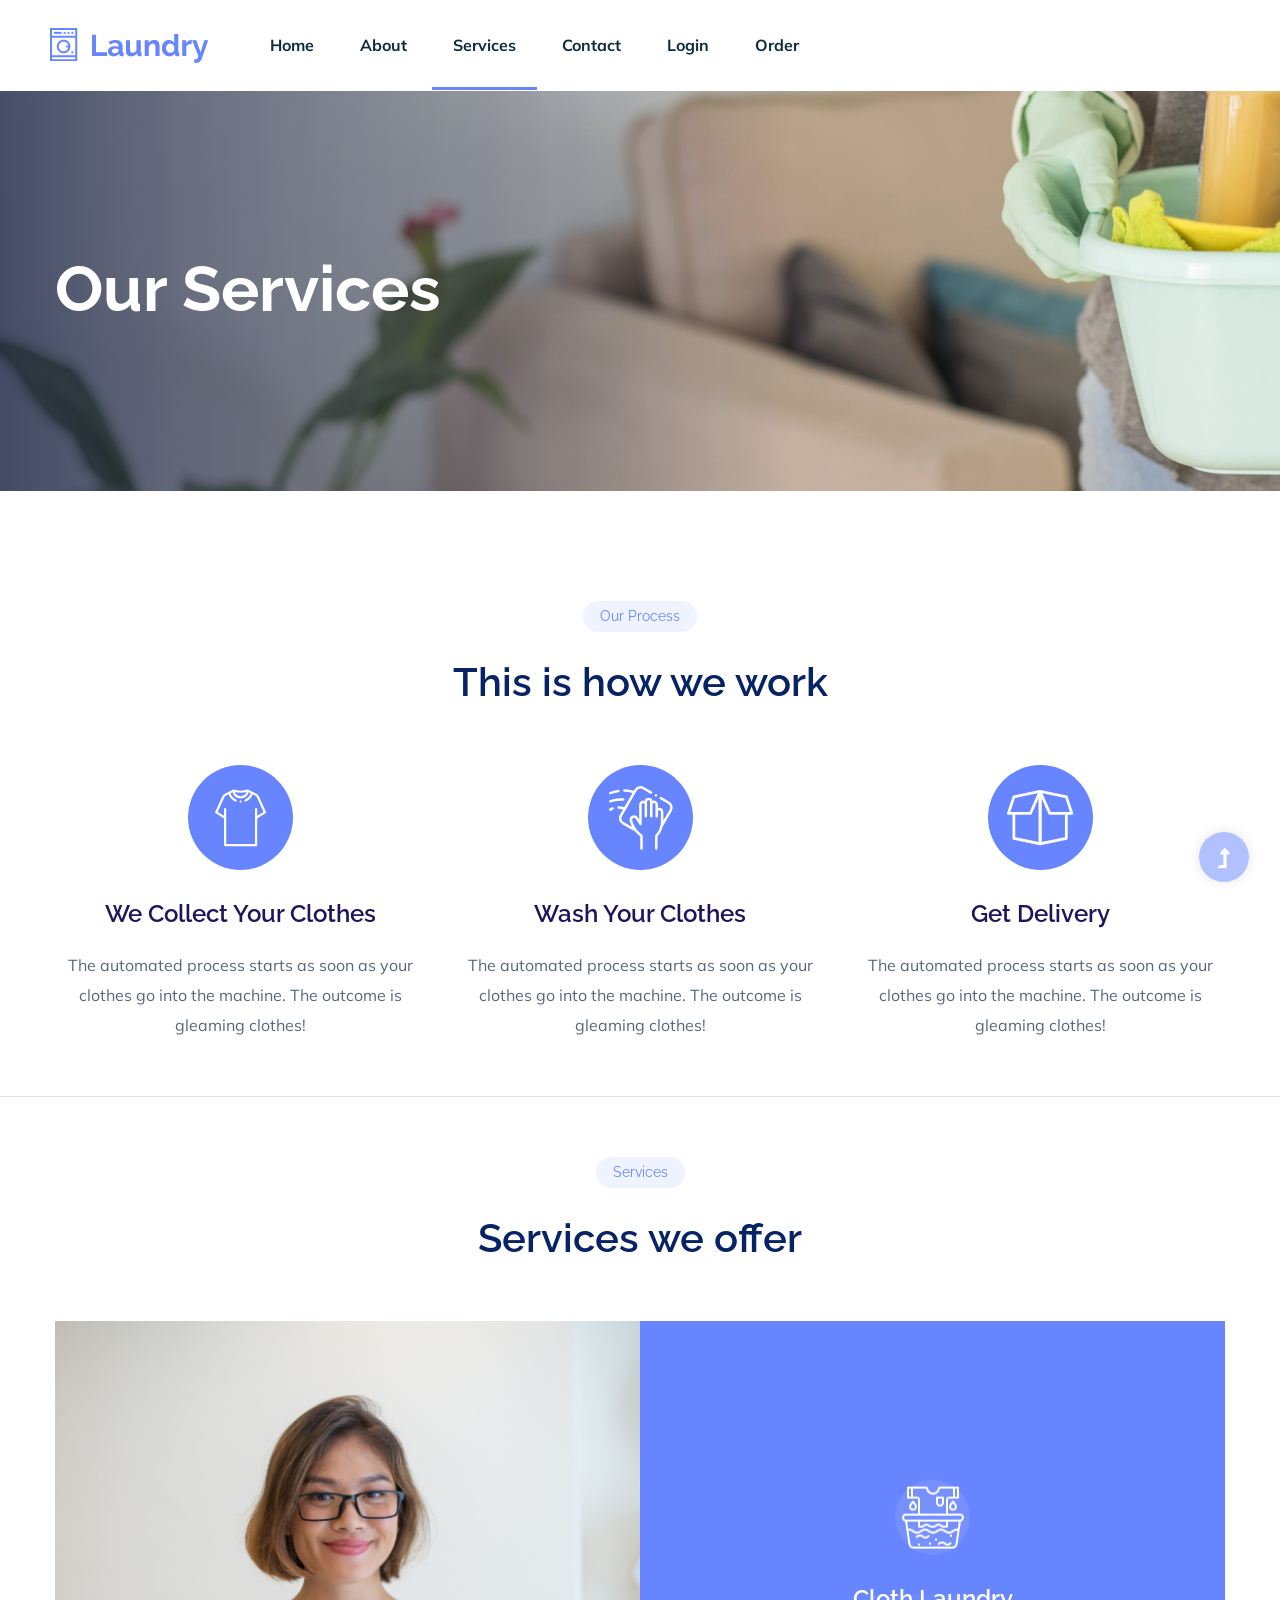
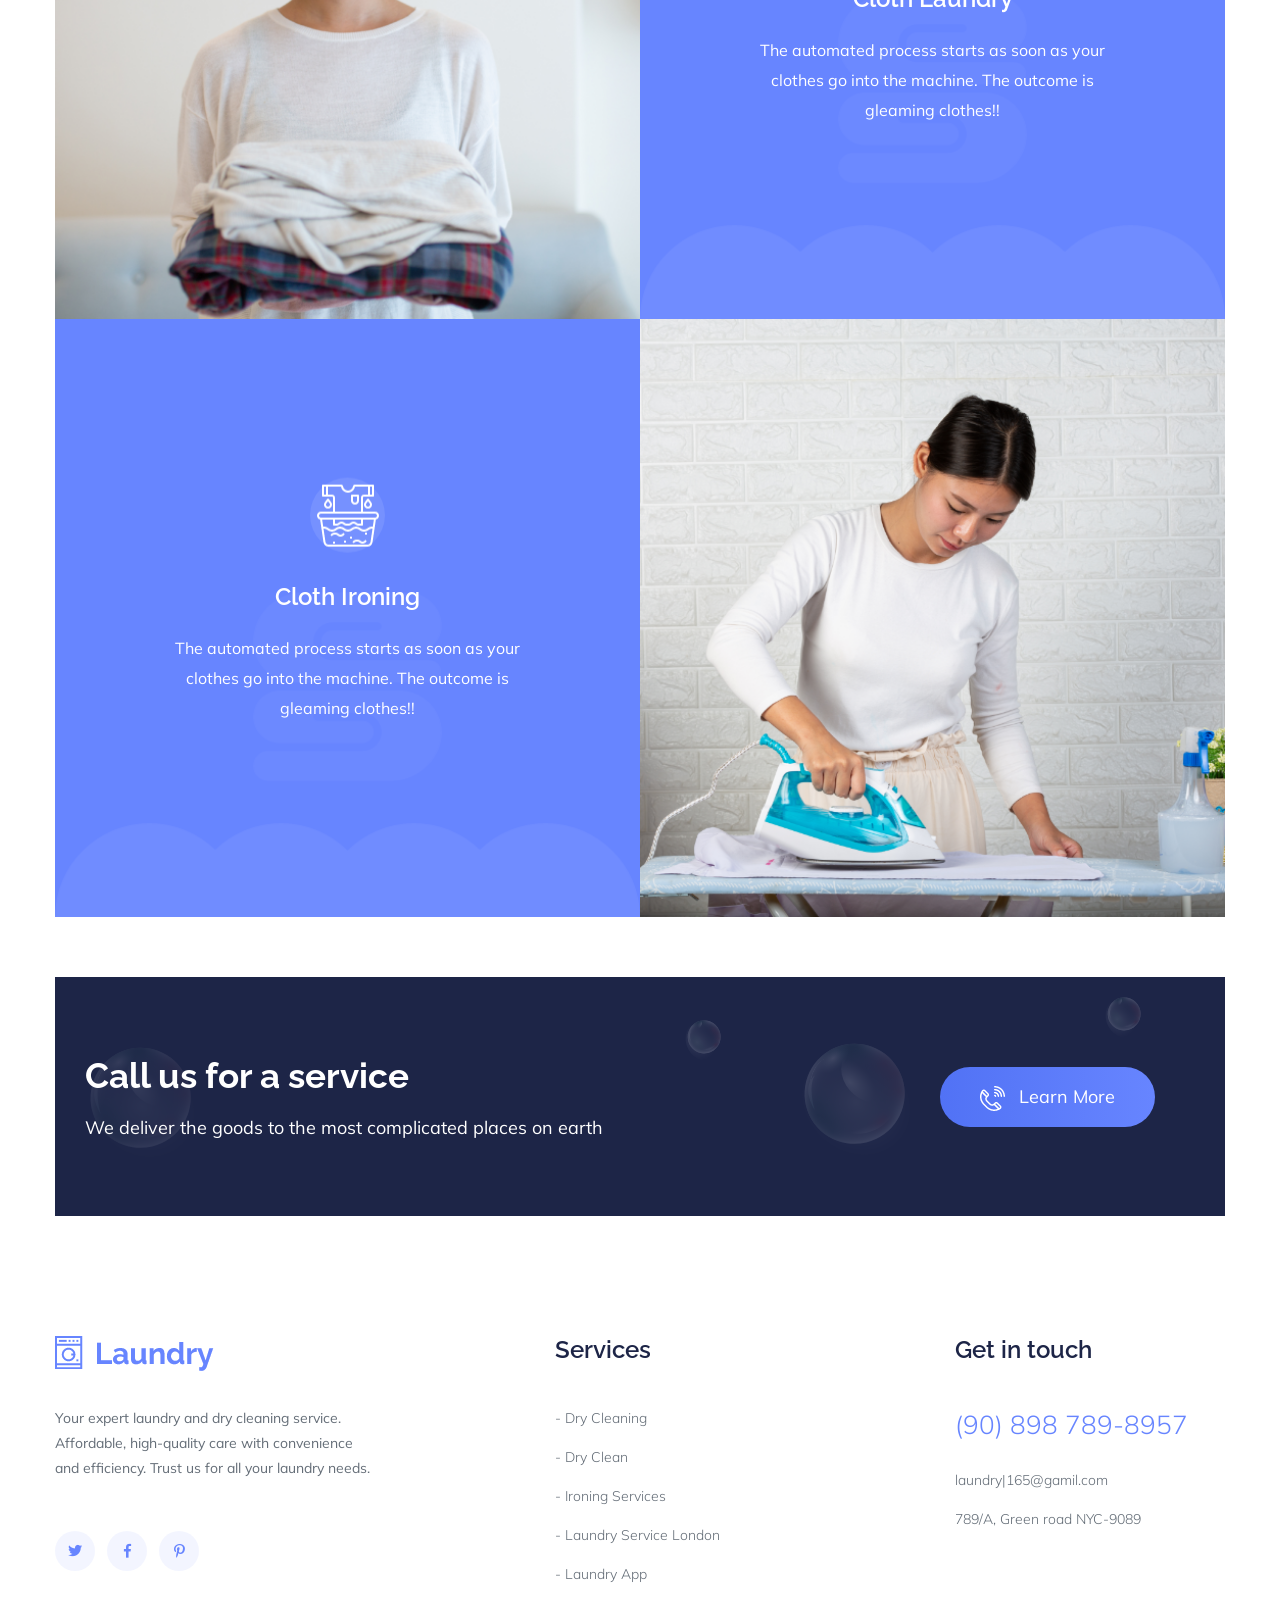
<file: services.html>
<!doctype html>
<html class="no-js" lang="zxx">
<head>
    <meta charset="utf-8">
    <meta http-equiv="x-ua-compatible" content="ie=edge">
    <title>Laundry</title>
    <meta name="description" content="">
    <meta name="viewport" content="width=device-width, initial-scale=1">
    <link rel="manifest" href="site.webmanifest">
    <link rel="shortcut icon" type="image/x-icon" href="assets/img/favicon.ico">

    <!-- CSS here -->
    <link rel="stylesheet" href="assets/css/bootstrap.min.css">
    <link rel="stylesheet" href="assets/css/owl.carousel.min.css">
    <link rel="stylesheet" href="assets/css/slicknav.css">
    <link rel="stylesheet" href="assets/css/flaticon.css">
    <link rel="stylesheet" href="assets/css/progressbar_barfiller.css">
    <link rel="stylesheet" href="assets/css/gijgo.css">
    <link rel="stylesheet" href="assets/css/animate.min.css">
    <link rel="stylesheet" href="assets/css/animated-headline.css">
    <link rel="stylesheet" href="assets/css/magnific-popup.css">
    <link rel="stylesheet" href="assets/css/fontawesome-all.min.css">
    <link rel="stylesheet" href="assets/css/themify-icons.css">
    <link rel="stylesheet" href="assets/css/slick.css">
    <link rel="stylesheet" href="assets/css/nice-select.css">
    <link rel="stylesheet" href="assets/css/style.css">
</head>
<body>
    <!-- ? Preloader Start -->
    <div id="preloader-active">
        <div class="preloader d-flex align-items-center justify-content-center">
            <div class="preloader-inner position-relative">
                <div class="preloader-circle"></div>
                <div class="preloader-img pere-text">
                    <img src="assets/img/logo/loder.png" alt="">
                </div>
            </div>
        </div>
    </div>
    <!-- Preloader Start -->
    <header>
        <!-- Header Start -->
        <div class="header-area">
            <div class="main-header header-sticky">
                <!-- Logo -->
                <div class="header-left">
                    <div class="logo">
                        <a href="home.html"><img src="assets/img/logo/logo.png" alt=""></a>
                    </div>
                    <div class="menu-wrapper  d-flex align-items-center">
                        <!-- Main-menu -->
                        <div class="main-menu d-none d-lg-block">
                            <nav> 
                                <ul id="navigation">                                                                                          
                                    <li><a href="home.html">Home</a></li>
                                    <li><a href="about.html">About</a></li>
                                    <li class="active"><a href="services.html">Services</a></li>
                                    <li><a href="contact.html">Contact</a></li>
                                    <li><a href="newlongin.html">Login</a></li>
                                    <li><a href="order.html">order</a></li>
                                </ul>
                            </nav>
                        </div>
                    </div>
                </div> 
                <!-- Mobile Menu -->
                <div class="col-12">
                    <div class="mobile_menu d-block d-lg-none"></div>
                </div>
            </div>
        </div>
        <!-- Header End -->
    </header>
    <main>
        <!--? Hero Start -->
        <div class="slider-area2 section-bg2 hero-overly" data-background="assets/img/hero/hero2.png">
            <div class="slider-height2 d-flex align-items-center">
                <div class="container">
                    <div class="row">
                        <div class="col-xl-12">
                            <div class="hero-cap hero-cap2">
                                <h2>Our Services</h2>
                            </div>
                        </div>
                    </div>
                </div>
            </div>
        </div>
        <!-- Hero End -->
        <!--? Services Area Start -->
        <section class="services-area pt-top border-bottom pb-20 mb-60">
            <div class="container">
                <div class="row justify-content-center">
                    <div class="col-xl-7 col-lg-8">
                        <div class="section-tittle text-center mb-55">
                            <span class="element">Our Process</span>
                            <h2>This is how we work</h2>
                        </div>
                    </div>
                </div>
                <div class="row">
                    <div class="col-lg-4 col-md-6 col-sm-6">
                        <div class="single-cat text-center">
                            <div class="cat-icon">
                                <img src="assets/img/icon/services-icon1.svg" alt="">
                            </div>
                            <div class="cat-cap">
                                <h5><a href="services.html">We collect your clothes</a></h5>
                                <p>The automated process starts as soon as your clothes go into the machine. The outcome is gleaming clothes!</p>
                            </div>
                        </div>
                    </div>
                    <div class="col-lg-4 col-md-6 col-sm-6">
                        <div class="single-cat text-center">
                            <div class="cat-icon">
                                <img src="assets/img/icon/services-icon2.svg" alt="">
                            </div>
                            <div class="cat-cap">
                                <h5><a href="services.html">Wash your clothes</a></h5>
                                <p>The automated process starts as soon as your clothes go into the machine. The outcome is gleaming clothes!</p>
                            </div>
                        </div>
                    </div>
                    <div class="col-lg-4 col-md-6 col-sm-6">
                        <div class="single-cat text-center">
                            <div class="cat-icon">
                                <img src="assets/img/icon/services-icon3.svg" alt="">
                            </div>
                            <div class="cat-cap">
                                <h5><a href="services.html">Get delivery</a></h5>
                                <p>The automated process starts as soon as your clothes go into the machine. The outcome is gleaming clothes!</p>
                            </div>
                        </div>
                    </div>
                </div>
            </div>
        </section>
        <!-- Services End -->
        <!--? Offer-services Start  -->
        <section class="offer-services pb-bottom2">
            <div class="container">
                <div class="row justify-content-center">
                    <div class="col-xl-7 col-lg-8">
                        <div class="section-tittle text-center mb-55">
                            <span class="element">Services</span>
                            <h2>Services we offer</h2>
                        </div>
                    </div>
                </div>
                <div class="row no-gutters">
                    <div class="col-lg-6 col-md-6">
                        <div class="single-offers">
                            <img src="assets/img/gallery/offers1.png" alt="" class=" w-100">
                        </div>
                    </div>
                    <div class="col-lg-6 col-md-6">
                        <div class="single-offers">
                            <img src="assets/img/gallery/offers2.png" alt="" class=" w-100">
                            <div class="offers-caption text-center">
                                <div class="cat-icon">
                                    <img src="assets/img/icon/offers-icon1.png" alt="">
                                </div>
                                <div class="cat-cap">
                                    <h5><a href="services.html">Cloth laundry</a></h5>
                                    <p>The automated process starts as soon as your clothes go into the machine. The outcome is gleaming clothes!!</p>
                                </div>
                            </div>
                        </div>
                    </div>
                    <div class="col-lg-6 col-md-6">
                        <div class="single-offers">
                            <img src="assets/img/gallery/offers2.png" alt="" class=" w-100">
                            <div class="offers-caption text-center">
                                <div class="cat-icon">
                                    <img src="assets/img/icon/offers-icon1.png" alt="">
                                </div>
                                <div class="cat-cap">
                                    <h5><a href="services.html">Cloth ironing</a></h5>
                                    <p>The automated process starts as soon as your clothes go into the machine. The outcome is gleaming clothes!!</p>
                                </div>
                            </div>
                        </div>
                    </div>
                    <div class="col-lg-6 col-md-6">
                        <div class="single-offers">
                            <img src="assets/img/gallery/offers4.png" alt="" class=" w-100">
                        </div>
                    </div>
                </div>
            </div>
        </section>
        <!-- Offer-services End  -->
        <!--? Want To work -->
        <section class="container">
            <section class="wantToWork-area" data-background="assets/img/gallery/section_bg01.png">
                <div class="wants-wrapper w-padding2">
                    <div class="row align-items-center justify-content-between">
                        <div class="col-xl-8 col-lg-9 col-md-7">
                            <div class="wantToWork-caption wantToWork-caption2">
                                <h2>Call us for a service</h2>
                                <p>We deliver the goods to the most complicated places on earth</p>
                            </div>
                        </div>
                        <div class="col-xl-3 col-lg-3 col-md-5">
                            <a href="#" class="btn wantToWork-btn"><img src="assets/img/icon/call2.png" alt=""> Learn More</a>
                        </div>
                    </div>
                </div>
            </section>
        </section>
        <!-- Want To work End -->
 
 
    </main>
    <footer>
        <!-- Footer Start-->
        <div class="footer-area footer-padding">
            <div class="container">
                <div class="row d-flex justify-content-between">
                    <div class="col-xl-4 col-lg-4 col-md-4 col-sm-6">
                     <div class="single-footer-caption mb-50">
                       <div class="single-footer-caption mb-30">
                        <!-- logo -->
                        <div class="footer-logo mb-35">
                            <a href="home.html"><img src="assets/img/logo/logo2_footer.png" alt=""></a>
                        </div>
                        <div class="footer-tittle">
                            <div class="footer-pera">
                                <p>Your expert laundry and dry cleaning service. Affordable, high-quality care with convenience and efficiency. Trust us for all your laundry needs.</p>
                            </div>
                        </div>
                        <!-- social -->
                        <div class="footer-social">
                            <a href="#"><i class="fab fa-twitter"></i></a>
                            <a href="https://bit.ly/sai4ull"><i class="fab fa-facebook-f"></i></a>
                            <a href="#"><i class="fab fa-pinterest-p"></i></a>
                        </div>
                    </div>
                </div>
            </div>
            <div class="col-xl-3 col-lg-4 col-md-4 col-sm-6">
                <div class="single-footer-caption mb-50">
                    <div class="footer-tittle">
                        <h4>Services </h4>
                        <ul>
                            <li><a href="#">- Dry Cleaning</a></li>
                            <li><a href="#">- Dry Clean</a></li>
                            <li><a href="#">- Ironing Services</a></li>
                            <li><a href="#">- Laundry Service London</a></li>
                            <li><a href="#">- Laundry App</a></li>
                        </ul>
                    </div>
                </div>
            </div>
            <div class="col-xl-3 col-lg-4 col-md-4 col-sm-6">
                <div class="single-footer-caption mb-50">
                    <div class="footer-tittle">
                        <h4>Get in touch</h4>
                        <ul>
                            <li class="number"><a href="#">(90) 898 789-8957</a></li>
                            <li><a href="#">laundry|165@gamil.com</a></li>
                            <li><a href="#">789/A, Green road NYC-9089</a></li>
                        </ul>
                    </div>
                </div>
            </div>
        </div>
    </div>
</div>
</footer>
<!-- Scroll Up -->
<div id="back-top" >
    <a title="Go to Top" href="#"> <i class="fas fa-level-up-alt"></i></a>
</div>

<!-- JS here -->

<script src="./assets/js/vendor/modernizr-3.5.0.min.js"></script>
<!-- Jquery, Popper, Bootstrap -->
<script src="./assets/js/vendor/jquery-1.12.4.min.js"></script>
<script src="./assets/js/popper.min.js"></script>
<script src="./assets/js/bootstrap.min.js"></script>
<!-- Jquery Mobile Menu -->
<script src="./assets/js/jquery.slicknav.min.js"></script>

<!-- Jquery Slick , Owl-Carousel Plugins -->
<script src="./assets/js/owl.carousel.min.js"></script>
<script src="./assets/js/slick.min.js"></script>
<!-- One Page, Animated-HeadLin -->
<script src="./assets/js/wow.min.js"></script>
<script src="./assets/js/animated.headline.js"></script>
<script src="./assets/js/jquery.magnific-popup.js"></script>

<!-- Date Picker -->
<script src="./assets/js/gijgo.min.js"></script>
<!-- Nice-select, sticky -->
<script src="./assets/js/jquery.nice-select.min.js"></script>
<script src="./assets/js/jquery.sticky.js"></script>
<!-- Progress -->
<script src="./assets/js/jquery.barfiller.js"></script>

<!-- counter , waypoint,Hover Direction -->
<script src="./assets/js/jquery.counterup.min.js"></script>
<script src="./assets/js/waypoints.min.js"></script>
<script src="./assets/js/jquery.countdown.min.js"></script>
<script src="./assets/js/hover-direction-snake.min.js"></script>

<!-- contact js -->
<script src="./assets/js/contact.js"></script>
<script src="./assets/js/jquery.form.js"></script>
<script src="./assets/js/jquery.validate.min.js"></script>
<script src="./assets/js/mail-script.js"></script>
<script src="./assets/js/jquery.ajaxchimp.min.js"></script>

<!-- Jquery Plugins, main Jquery -->	
<script src="./assets/js/plugins.js"></script>
<script src="./assets/js/main.js"></script>

</body>
</html>
</file>
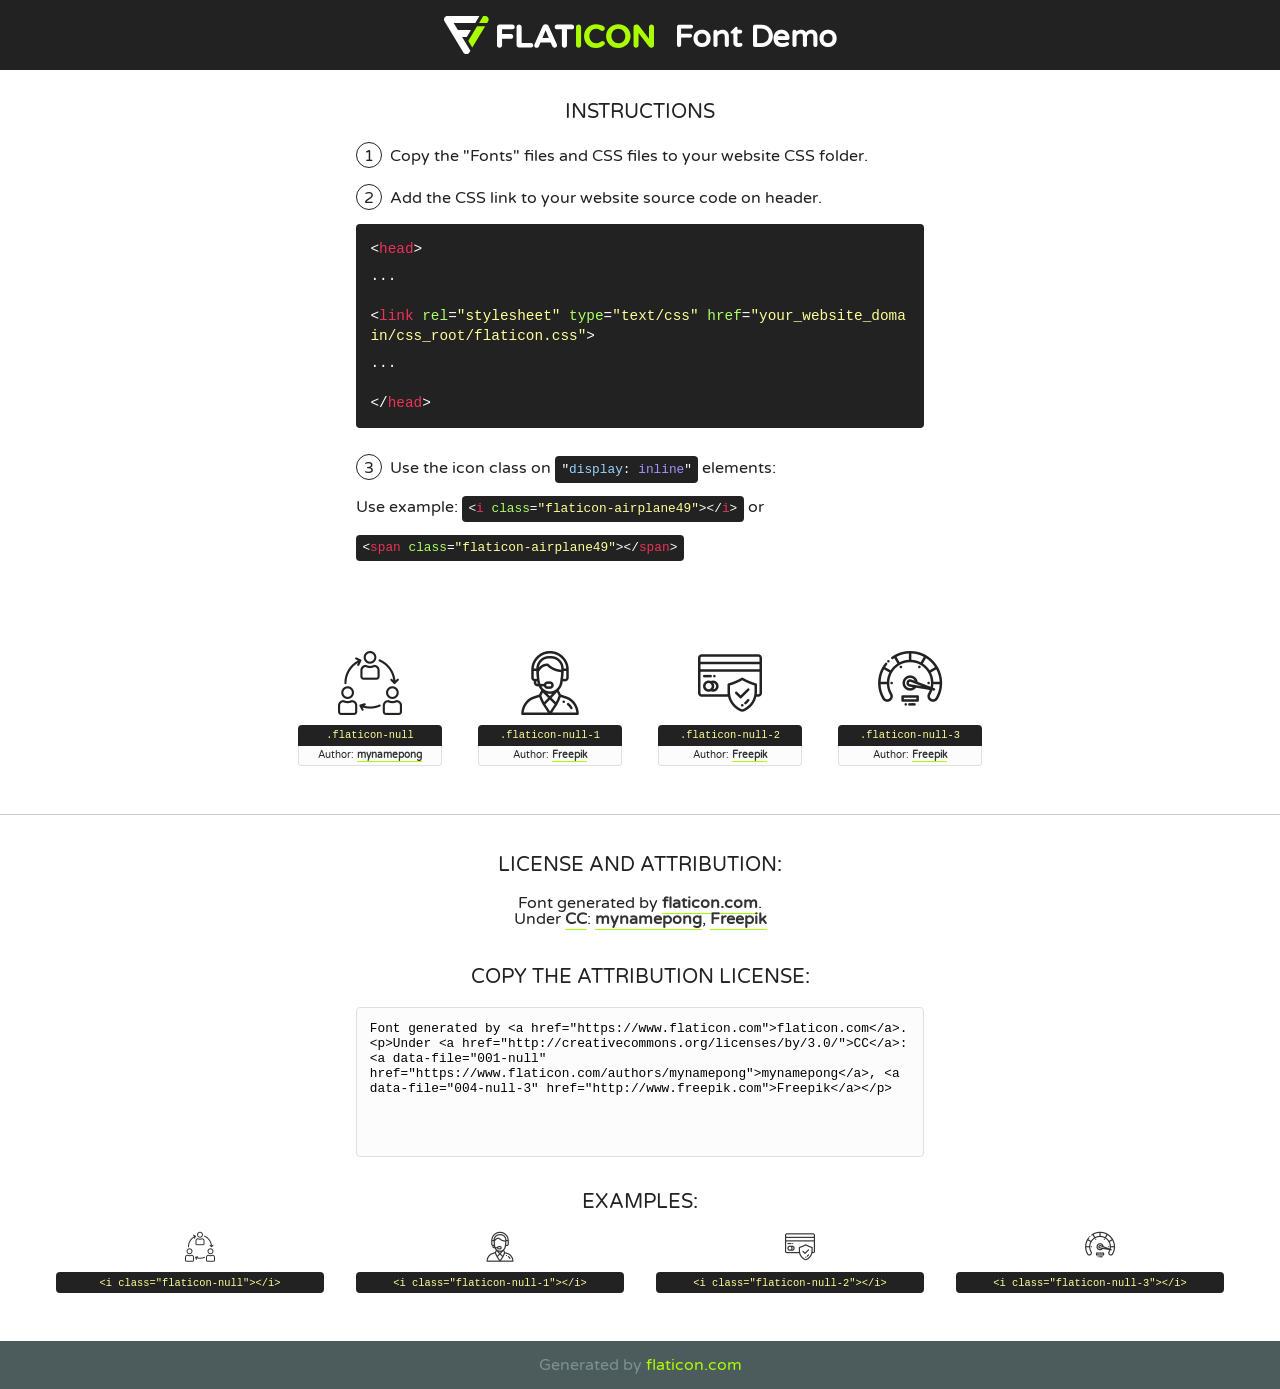
<file: assets/fonts/flaticon.html>
<!DOCTYPE html>
<!--
  Flaticon icon font: Flaticon
  Creation date: 03/06/2020 12:20
-->
<html>
<!DOCTYPE html>
<html>

<head>
    <title>Flaticon WebFont</title>
    <link href="http://fonts.googleapis.com/css?family=Varela+Round" rel="stylesheet" type="text/css" />
    <link rel="stylesheet" type="text/css" href="flaticon.css">
    <meta charset="UTF-8">
    <style>
    html, body, div, span, applet, object, iframe,
    h1, h2, h3, h4, h5, h6, p, blockquote, pre,
    a, abbr, acronym, address, big, cite, code,
    del, dfn, em, img, ins, kbd, q, s, samp,
    small, strike, strong, sub, sup, tt, var,
    b, u, i, center,
    dl, dt, dd, ol, ul, li,
    fieldset, form, label, legend,
    table, caption, tbody, tfoot, thead, tr, th, td,
    article, aside, canvas, details, embed, 
    figure, figcaption, footer, header, hgroup, 
    menu, nav, output, ruby, section, summary,
    time, mark, audio, video {
        margin: 0;
        padding: 0;
        border: 0;
        font-size: 100%;
        font: inherit;
        vertical-align: baseline;
    }
    /* HTML5 display-role reset for older browsers */
    article, aside, details, figcaption, figure, 
    footer, header, hgroup, menu, nav, section {
        display: block;
    }
    body {
        line-height: 1;
    }
    ol, ul {
        list-style: none;
    }
    blockquote, q {
        quotes: none;
    }
    blockquote:before, blockquote:after,
    q:before, q:after {
        content: '';
        content: none;
    }
    table {
        border-collapse: collapse;
        border-spacing: 0;
    }
    body {
        font-family: 'Varela Round', Helvetica, Arial, sans-serif;
        font-size: 16px;
        color: #222;
    }
    a {
        color: #333;
        border-bottom: 1px solid #a9fd00;
        font-weight: bold;
        text-decoration: none;
    }
    * {
        -moz-box-sizing: border-box;
        -webkit-box-sizing: border-box;
        box-sizing: border-box;
        margin: 0;
        padding: 0;
    }
    [class^="flaticon-"]:before, [class*=" flaticon-"]:before, [class^="flaticon-"]:after, [class*=" flaticon-"]:after {
        font-family: Flaticon;
        font-size: 30px;
        font-style: normal;
        margin-left: 20px;
        color: #333;
    }
    .wrapper {
        max-width: 600px;
        margin: auto;
        padding: 0 1em;
    }
    .title {
        font-size: 1.25em;
        text-align: center;
        margin-bottom: 1em;
        text-transform: uppercase;
    }
    header {
        text-align: center;
        background-color: #222;
        color: #fff;
        padding: 1em;
    }
    header .logo {
        width: 210px;
        height: 38px;
        display: inline-block;
        vertical-align: middle;
        margin-right: 1em;
        border: none;
    }
    header strong {
        font-size: 1.95em;
        font-weight: bold;
        vertical-align: middle;
        margin-top: 5px;
        display: inline-block;
    }
    .demo {
        margin: 2em auto;
        line-height: 1.25em;
    }
    .demo ul li {
        margin-bottom: 1em;
    }
    .demo ul li .num {
        color: #222;
        border-radius: 20px;
        display: inline-block;
        width: 26px;
        padding: 3px;
        height: 26px;
        text-align: center;
        margin-right: 0.5em;
        border: 1px solid #222;
    }
    .demo ul li code {
        background-color: #222;
        border-radius: 4px;
        padding: 0.25em 0.5em;
        display: inline-block;
        color: #fff;
        font-family: Consolas,Monaco,Lucida Console,Liberation Mono,DejaVu Sans Mono,Bitstream Vera Sans Mono,Courier New, monospace;
        font-weight: lighter;
        margin-top: 1em;
        font-size: 0.8em;
        word-break: break-all;
    }
    .demo ul li code.big {
        padding: 1em;
        font-size: 0.9em;
    }
    .demo ul li code .red {
        color: #EF3159;
    }
    .demo ul li code .green {
        color: #ACFF65;
    }
    .demo ul li code .yellow {
        color: #FFFF99;
    }
    .demo ul li code .blue {
        color: #99D3FF;
    }
    .demo ul li code .purple {
        color: #A295FF;
    }
    .demo ul li code .dots {
        margin-top: 0.5em;
        display: block;
    }
    #glyphs {
        border-bottom: 1px solid #ccc;
        padding: 2em 0;
        text-align: center;
    }
    .glyph {
        display: inline-block;
        width: 9em;
        margin: 1em;
        text-align: center;
        vertical-align: top;
        background: #FFF;
    }
    .glyph .glyph-icon {
        padding: 10px;
        display: block;
        font-family:"Flaticon";
        font-size: 64px;
        line-height: 1;
    }
    .glyph .glyph-icon:before {
        font-size: 64px;
        color: #222;
        margin-left: 0;
    }
    .class-name {
        font-size: 0.65em;
        background-color: #222;
        color: #fff;
        border-radius: 4px 4px 0 0;
        padding: 0.5em;
        color: #FFFF99;
        font-family: Consolas,Monaco,Lucida Console,Liberation Mono,DejaVu Sans Mono,Bitstream Vera Sans Mono,Courier New, monospace;
    }
    .author-name {
        font-size: 0.6em;
        background-color: #fcfcfd;
        border: 1px solid #DEDEE4;
        border-top: 0;
        border-radius: 0 0 4px 4px;
        padding: 0.5em;
    }
    .class-name:last-child {
        font-size: 10px;
        color:#888;
    }
    .class-name:last-child a {
        font-size: 10px;
        color:#555;
    }
    .class-name:last-child a:hover {
        color:#a9fd00;
    }
    .glyph > input {
        display: block;
        width: 100px;
        margin: 5px auto;
        text-align: center;
        font-size: 12px;
        cursor: text;
    }
    .glyph > input.icon-input {
        font-family:"Flaticon";
        font-size: 16px;
        margin-bottom: 10px;
    }
    .attribution .title {
        margin-top: 2em;
    }
    .attribution textarea {
        background-color: #fcfcfd;
        padding: 1em;
        border: none;
        box-shadow: none;
        border: 1px solid #DEDEE4;
        border-radius: 4px;
        resize: none;
        width: 100%;
        height: 150px;
        font-size: 0.8em;
        font-family: Consolas,Monaco,Lucida Console,Liberation Mono,DejaVu Sans Mono,Bitstream Vera Sans Mono,Courier New, monospace;
        -webkit-appearance: none;
    }
    .iconsuse {
        margin: 2em auto;
        text-align: center;
        max-width: 1200px;
    }
    .iconsuse:after {
        content: '';
        display: table;
        clear: both;
    }
    .iconsuse .image {
        float: left;
        width: 25%;
        padding: 0 1em;
    }
    .iconsuse .image p {
        margin-bottom: 1em;
    }
    .iconsuse .image span {
        display: block;
        font-size: 0.65em;
        background-color: #222;
        color: #fff;
        border-radius: 4px;
        padding: 0.5em;
        color: #FFFF99;
        margin-top: 1em;
        font-family: Consolas,Monaco,Lucida Console,Liberation Mono,DejaVu Sans Mono,Bitstream Vera Sans Mono,Courier New, monospace;
    }
    #footer {
        text-align: center;
        background-color: #4C5B5C;
        color: #7c9192;
        padding: 1em;
    }
    #footer a {
        border: none;
        color: #a9fd00;
        font-weight: normal;
    }
    @media (max-width: 960px) {
        .iconsuse .image {
            width: 50%;
        }
    }
    @media (max-width: 560px) {
        .iconsuse .image {
            width: 100%;
        }
    }
    </style>
</head>

<body class="characters-off">

    <header>
        <a href="https://www.flaticon.com" target="_blank" class="logo">
            <svg version="1.1" xmlns="http://www.w3.org/2000/svg" xmlns:xlink="http://www.w3.org/1999/xlink" xmlns:a="http://ns.adobe.com/AdobeSVGViewerExtensions/3.0/" viewBox="0 0 560.875 102.036" enable-background="new 0 0 560.875 102.036" xml:space="preserve">
                <defs>
                </defs>
                <g>
                    <g class="letters">
                        <path fill="#ffffff" d="M141.596,29.675c0-3.777,2.985-6.767,6.764-6.767h34.438c3.426,0,6.15,2.728,6.15,6.15
                        c0,3.43-2.724,6.149-6.15,6.149h-27.674v13.091h23.719c3.429,0,6.151,2.724,6.151,6.15c0,3.43-2.723,6.149-6.151,6.149h-23.719
                        v17.574c0,3.773-2.986,6.761-6.764,6.761c-3.779,0-6.764-2.989-6.764-6.761V29.675z"></path>
                        <path fill="#ffffff" d="M193.844,29.149c0-3.781,2.985-6.767,6.764-6.767c3.776,0,6.763,2.985,6.763,6.767v42.957h25.039
                        c3.426,0,6.149,2.726,6.149,6.153c0,3.425-2.723,6.15-6.149,6.15h-31.802c-3.779,0-6.764-2.986-6.764-6.768V29.149z"></path>
                        <path fill="#ffffff" d="M241.891,75.71l21.438-48.407c1.492-3.341,4.215-5.357,7.906-5.357h0.792
                        c3.686,0,6.323,2.017,7.815,5.357l21.439,48.407c0.436,0.967,0.701,1.845,0.701,2.723c0,3.602-2.809,6.501-6.414,6.501
                        c-3.161,0-5.269-1.845-6.499-4.655l-4.132-9.661h-27.059l-4.301,10.102c-1.144,2.631-3.426,4.214-6.237,4.214
                        c-3.517,0-6.24-2.81-6.24-6.325C241.1,77.64,241.451,76.677,241.891,75.71z M279.932,58.666l-8.521-20.297l-8.526,20.297H279.932
                        z"></path>
                        <path fill="#ffffff" d="M314.864,35.387H301.86c-3.429,0-6.239-2.813-6.239-6.238c0-3.429,2.811-6.24,6.239-6.24h39.533
                        c3.426,0,6.237,2.811,6.237,6.24c0,3.425-2.811,6.238-6.237,6.238h-13.001v42.785c0,3.773-2.99,6.761-6.764,6.761
                        c-3.779,0-6.764-2.989-6.764-6.761V35.387z"></path>
                        <path fill="#A9FD00" d="M352.615,29.149c0-3.781,2.985-6.767,6.767-6.767c3.774,0,6.761,2.985,6.761,6.767v49.024
                        c0,3.773-2.987,6.761-6.761,6.761c-3.781,0-6.767-2.989-6.767-6.761V29.149z"></path>
                        <path fill="#A9FD00" d="M374.132,53.836v-0.179c0-17.481,13.178-31.801,32.065-31.801c9.22,0,15.459,2.458,20.557,6.238
                        c1.402,1.054,2.637,2.985,2.637,5.357c0,3.692-2.985,6.59-6.681,6.59c-1.845,0-3.071-0.702-4.044-1.319
                        c-3.776-2.813-7.729-4.393-12.562-4.393c-10.364,0-17.831,8.611-17.831,19.154v0.173c0,10.542,7.291,19.329,17.831,19.329
                        c5.715,0,9.492-1.756,13.359-4.834c1.049-0.874,2.458-1.491,4.039-1.491c3.429,0,6.325,2.813,6.325,6.236
                        c0,2.106-1.056,3.78-2.282,4.834c-5.539,4.834-12.036,7.733-21.878,7.733C387.572,85.464,374.132,71.493,374.132,53.836z"></path>
                        <path fill="#A9FD00" d="M433.009,53.836v-0.179c0-17.481,13.79-31.801,32.766-31.801c18.981,0,32.592,14.143,32.592,31.628v0.173
                        c0,17.483-13.785,31.807-32.769,31.807C446.625,85.464,433.009,71.32,433.009,53.836z M484.224,53.836v-0.179
                        c0-10.539-7.725-19.326-18.626-19.326c-10.893,0-18.449,8.611-18.449,19.154v0.173c0,10.542,7.73,19.329,18.626,19.329
                        C476.676,72.986,484.224,64.378,484.224,53.836z"></path>
                        <path fill="#A9FD00" d="M506.233,29.321c0-3.774,2.99-6.763,6.767-6.763h1.401c3.252,0,5.183,1.583,7.029,3.953l26.093,34.265
                        V29.059c0-3.692,2.99-6.677,6.681-6.677c3.683,0,6.671,2.985,6.671,6.677v48.934c0,3.78-2.987,6.765-6.764,6.765h-0.436
                        c-3.257,0-5.188-1.581-7.034-3.953l-27.056-35.492v32.944c0,3.687-2.985,6.676-6.678,6.676c-3.683,0-6.673-2.989-6.673-6.676
                        V29.321z"></path>
                    </g>
                    <g class="insignia">
                        <path fill="#ffffff" d="M48.372,56.137h12.517l11.156-18.537H37.186L25.688,18.539h57.825L94.668,0H9.271
                        C5.925,0,2.842,1.801,1.198,4.716c-1.644,2.907-1.593,6.482,0.134,9.343l50.38,83.501c1.678,2.781,4.689,4.476,7.938,4.476
                        c3.246,0,6.257-1.695,7.935-4.476l2.898-4.804L48.372,56.137z"></path>
                        <g class="i">
                            <path fill="#A9FD00" d="M93.575,18.539h0.031v0.004l21.652,0.004l2.705-4.488c1.727-2.861,1.778-6.436,0.133-9.343
                            C116.454,1.801,113.371,0,110.026,0h-5.294L93.575,18.539z"></path>
                            <polygon fill="#A9FD00" points="88.291,27.356 64.725,66.486 75.519,84.404 109.942,27.356"></polygon>
                        </g>
                    </g>
                </g>
            </svg>
        </a>
        <strong>Font Demo</strong>
    </header>


    <section class="demo wrapper">

        <p class="title">Instructions</p>

        <ul>
            <li>
                <span class="num">1</span>Copy the "Fonts" files and CSS files to your website CSS folder.
            </li>
            <li>
                <span class="num">2</span>Add the CSS link to your website source code on header.
                <code class="big">
                    &lt;<span class="red">head</span>&gt;
                    <br/><span class="dots">...</span>
                    <br/>&lt;<span class="red">link</span> <span class="green">rel</span>=<span class="yellow">"stylesheet"</span> <span class="green">type</span>=<span class="yellow">"text/css"</span> <span class="green">href</span>=<span class="yellow">"your_website_domain/css_root/flaticon.css"</span>&gt;
                    <br/><span class="dots">...</span>
                    <br/>&lt;/<span class="red">head</span>&gt;
                </code>
            </li>

            <li>
                <p>
                    <span class="num">3</span>Use the icon class on <code>"<span class="blue">display</span>:<span class="purple"> inline</span>"</code> elements:
                    <br />
                    Use example: <code>&lt;<span class="red">i</span> <span class="green">class</span>=<span class="yellow">&quot;flaticon-airplane49&quot;</span>&gt;&lt;/<span class="red">i</span>&gt;</code> or <code>&lt;<span class="red">span</span> <span class="green">class</span>=<span class="yellow">&quot;flaticon-airplane49&quot;</span>&gt;&lt;/<span class="red">span</span>&gt;</code>
            </li>
        </ul>

    </section>




   <section id="glyphs">          
    
      
        <div class="glyph"><div class="glyph-icon flaticon-null"></div>
            <div class="class-name">.flaticon-null</div>
            <div class="author-name">Author: <a data-file="001-null" href="https://www.flaticon.com/authors/mynamepong">mynamepong</a> </div> 
        </div>        
        
        <div class="glyph"><div class="glyph-icon flaticon-null-1"></div>
            <div class="class-name">.flaticon-null-1</div>
            <div class="author-name">Author: <a data-file="002-null-1" href="http://www.freepik.com">Freepik</a> </div> 
        </div>        
        
        <div class="glyph"><div class="glyph-icon flaticon-null-2"></div>
            <div class="class-name">.flaticon-null-2</div>
            <div class="author-name">Author: <a data-file="003-null-2" href="http://www.freepik.com">Freepik</a> </div> 
        </div>        
        
        <div class="glyph"><div class="glyph-icon flaticon-null-3"></div>
            <div class="class-name">.flaticon-null-3</div>
            <div class="author-name">Author: <a data-file="004-null-3" href="http://www.freepik.com">Freepik</a> </div> 
        </div>        
        

    </section>



    <section class="attribution wrapper"   style="text-align:center;">

      <div class="title">License and attribution:</div><div class="attrDiv">Font generated by <a href="https://www.flaticon.com">flaticon.com</a>. <div><p>Under <a href="http://creativecommons.org/licenses/by/3.0/">CC</a>: <a data-file="001-null" href="https://www.flaticon.com/authors/mynamepong">mynamepong</a>, <a data-file="004-null-3" href="http://www.freepik.com">Freepik</a></p>  </div>
      </div>
      <div class="title">Copy the Attribution License:</div>

    <textarea onclick="this.focus();this.select();">Font generated by &lt;a href=&quot;https://www.flaticon.com&quot;&gt;flaticon.com&lt;/a&gt;. <p>Under <a href="http://creativecommons.org/licenses/by/3.0/">CC</a>: <a data-file="001-null" href="https://www.flaticon.com/authors/mynamepong">mynamepong</a>, <a data-file="004-null-3" href="http://www.freepik.com">Freepik</a></p>  
     </textarea>

    </section>

    <section class="iconsuse">

          <div class="title">Examples:</div>            
             
            <div class="image">
                <p>
                    <i class="glyph-icon flaticon-null"></i> 
                    <span>&lt;i class=&quot;flaticon-null&quot;&gt;&lt;/i&gt;</span>
                </p>
            </div>
            
            <div class="image">
                <p>
                    <i class="glyph-icon flaticon-null-1"></i> 
                    <span>&lt;i class=&quot;flaticon-null-1&quot;&gt;&lt;/i&gt;</span>
                </p>
            </div>
            
            <div class="image">
                <p>
                    <i class="glyph-icon flaticon-null-2"></i> 
                    <span>&lt;i class=&quot;flaticon-null-2&quot;&gt;&lt;/i&gt;</span>
                </p>
            </div>
            
            <div class="image">
                <p>
                    <i class="glyph-icon flaticon-null-3"></i> 
                    <span>&lt;i class=&quot;flaticon-null-3&quot;&gt;&lt;/i&gt;</span>
                </p>
            </div>
                       
        </div>
                            
    </section>

<div id="footer">
    <div>Generated by <a href="https://www.flaticon.com">flaticon.com</a>
    </div>
</div>



</body>
</html>
</file>
<file: assets/css/flaticon.css>
/*
  	Flaticon icon font: Flaticon
  	Creation date: 03/06/2020 12:20
  	*/

@font-face {
  font-family: "Flaticon";
  src: url("../fonts/Flaticon.eot");
  src: url("../fonts/Flaticon.eot?#iefix") format("embedded-opentype"),
       url("../fonts/Flaticon.woff2") format("woff2"),
       url("../fonts/Flaticon.woff") format("woff"),
       url("../fonts/Flaticon.ttf") format("truetype"),
       url("../fonts/Flaticon.svg#Flaticon") format("svg");
  font-weight: normal;
  font-style: normal;
}

@media screen and (-webkit-min-device-pixel-ratio:0) {
  @font-face {
    font-family: "Flaticon";
    src: url("../fonts/Flaticon.svg#Flaticon") format("svg");
  }
}

[class^="flaticon-"]:before, [class*=" flaticon-"]:before,
[class^="flaticon-"]:after, [class*=" flaticon-"]:after {   
  font-family: Flaticon;
font-style: normal;
}

.flaticon-null:before { content: "\f100"; }
.flaticon-null-1:before { content: "\f101"; }
.flaticon-null-2:before { content: "\f102"; }
.flaticon-null-3:before { content: "\f103"; }
</file>
<file: assets/css/progressbar_barfiller.css>
/* Custom Code skills */
.single-skill{
  display: flex;
}

.single-skill span {
	color: #79838b;
	font-size: 13px;
	font-weight: 300;
	letter-spacing: 0;
	margin-bottom: 14px;
	display: block;
}
.single-skill .bar-progress {
	width: 100%;
}
.single-skill .bar-title {
  width: 20%;
  margin-bottom: 19px;
}

.skills-content {
  padding-top: 200px;
  padding-left: 70px;
}

.skills-shape-bg {
  height: 651px;
  width: 868px;
  position: absolute;
  content: "";
  border: 2px solid #4d4d4d;
  left: 40%;
  top: 255px;
}

.skills-shape-bg::before {
  position: absolute;
  content: "";
  height: 465px;
  width: 300px;
  border: 2px solid #4d4d4d;
  left: -35%;
  top: 50%;
  transform: translateY(-50%);
  border-right: 0;
}



/* Default */
.barfiller {
	width: 100%;
	height: 10px;
	background: #f6f9fc;
  position: relative;
  border-radius: 5px;
}

.barfiller .fill {
  display: block;
  position: relative;
  width: 0px;
  height: 100%;
  background: #333;
  z-index: 1;
  border-radius: 5px;
}

.barfiller .tipWrap { display: none; }

.barfiller .tip {
  margin-top: -28px;
  padding: 2px 4px;
  font-size: 16px;
  color: #09cc7f;
  left: 0px;
  position: absolute;
  z-index: 2;
  background: transparent;
  font-weight: 800;
}

.barfiller .tip:after {
  border: solid;
  border-color: rgba(0,0,0,.8) transparent;
  border-width: 6px 6px 0 6px;
  content: "";
  display: block;
  position: absolute;
  left: 9px;
  top: 100%;
  z-index: 9;
  display: none;
  
}
</file>
<file: assets/css/gijgo.css>
.gj-button {
    background-color: #f5f5f5;
    border: 1px solid #ddd;
    color: #000;
    border-radius: 3px;
    padding: 6px 10px;
    cursor: pointer;
}

.gj-unselectable {
    -webkit-touch-callout: none;
    -webkit-user-select: none;
    -khtml-user-select: none;
    -moz-user-select: none;
    -ms-user-select: none;
    user-select: none;
}

.gj-row {
    display: -webkit-box;
    display: -ms-flexbox;
    display: flex;
    -ms-flex-wrap: wrap;
    flex-wrap: wrap;
}

.gj-margin-left-5 {
    margin-left: 5px;
}

.gj-margin-left-10 {
    margin-left: 10px;
}

.gj-width-full {
    width: 100%;
}

.gj-cursor-pointer {
    cursor: pointer;
}

.gj-text-align-center {
    text-align: center;
}

.gj-font-size-16 {
    font-size: 16px;
}

.gj-hidden {
    display: none;
}

/** Material Design */
.gj-button-md {
    background: 0 0;
    border: none;
    border-radius: 2px;
    color: rgba(0, 0, 0, 0.87);
    position: relative;
    height: 36px;
    margin: 0;
    min-width: 64px;
    padding: 0 16px;
    display: inline-block;
    font-family: "Roboto","Helvetica","Arial",sans-serif;
    font-size: 1rem;
    font-weight: 500;
    text-transform: uppercase;
    letter-spacing: 0;
    overflow: hidden;
    will-change: box-shadow;
    transition: box-shadow .2s cubic-bezier(.4,0,1,1),background-color .2s cubic-bezier(.4,0,.2,1),color .2s cubic-bezier(.4,0,.2,1);
    outline: none;
    cursor: pointer;
    text-decoration: none;
    text-align: center;
    line-height: 36px;
    vertical-align: middle;
    overflow: hidden;
    -webkit-user-select: none;
    -moz-user-select: none;
    -ms-user-select: none;
    user-select: none;
}

.gj-button-md:hover {
    background-color: rgba(158,158,158,.2);
}

.gj-button-md:disabled {
    color: rgba(0,0,0,.26);
    background: 0 0;
}

.gj-button-md .material-icons,
.gj-button-md .gj-icon {
    vertical-align: middle;
    /*font-size: 1.3rem;
    margin-right: 4px;*/
}

.gj-button-md.gj-button-md-icon {
    width: 24px;
    height: 31px;
    min-width: 24px;
    padding: 0px;
    display: table;
}

.gj-button-md.gj-button-md-icon .material-icons,
.gj-button-md.gj-button-md-icon .gj-icon {
    display: table-cell;
    margin-right: 0px;
    width: 24px;
    height: 24px;
}

.gj-button-md.active {
    background-color: rgba(158,158,158,.4);
}

.gj-button-md-group {
    position: relative;
    display: inline-block;
    vertical-align: middle;
}
.gj-textbox-md {
	/* border: none; */
	/* border-bottom: 1px solid rgba(0,0,0,.42); */
	display: block;
	font-family: "Helvetica","Arial",sans-serif;
	font-size: 16px;
	line-height: 16px;
	/* padding: 4px 0px; */
	margin: 0;
	/* width: 100%; */
	background: 0 0;
	/* text-align: ; */
	color: rgba(0,0,0,.87);
	padding-left: 44px;
	border: 1px solid #dca73a;
	/* padding: 15px 15px; */
	/* text-align: center; */
	width: 177px;
	height: 55px;
	border-radius: 5px;
}
.gj-textbox-md:focus,
.gj-textbox-md:active {
    /* border-bottom: 2px solid rgba(0,0,0,.42); */
    outline: none;
}

.gj-textbox-md::placeholder {
    color: #8e8e8e;
}

.gj-textbox-md:-ms-input-placeholder {
    color: #8e8e8e;
}

.gj-textbox-md::-ms-input-placeholder {
    color: #8e8e8e;
}

.gj-md-spacer-24 {
    min-width: 24px;
    width: 24px;
    display: inline-block;
}

.gj-md-spacer-32 {
    min-width: 32px;
    width: 32px;
    display: inline-block;
}

.gj-modal {
    position: fixed;
    top: 0;
    right: 0;
    bottom: 0;
    left: 0;
    z-index: 1203;
    display: none;
    overflow: hidden;
    -webkit-overflow-scrolling: touch;
    outline: 0;
    background-color: rgba(0, 0, 0, 0.54118);
    transition: 200ms ease opacity;
    will-change: opacity;
}

/* List */
ul.gj-list li [data-role="wrapper"] {
    display: table;
    width: 100%;
}

ul.gj-list li [data-role="checkbox"] {
    display: table-cell;
    vertical-align:middle;
    text-align:center;
}

ul.gj-list li [data-role="image"] {
    display: table-cell;
    vertical-align:middle;
    text-align:center;
}

ul.gj-list li [data-role="display"] {
    display: table-cell;
    vertical-align:middle;
    cursor: pointer;
}

ul.gj-list li [data-role="display"]:empty:before {
  content: "\200b"; /* unicode zero width space character */
}

/* List - Bootstrap */
ul.gj-list-bootstrap {
    padding-left: 0px;
    margin-bottom: 0px;
}

ul.gj-list-bootstrap li {
    padding: 0px;
}

ul.gj-list-bootstrap li [data-role="wrapper"] {
    padding: 0px 10px;
}

ul.gj-list-bootstrap li [data-role="checkbox"] {
    width: 24px;
    padding: 3px;
}

ul.gj-list-bootstrap li [data-role="image"] {
    width: 24px;
    height: 24px;
}

ul.gj-list-bootstrap li [data-role="display"] {
    padding: 8px 0px 8px 4px;
}

.list-group-item.active ul li, .list-group-item.active:focus ul li, .list-group-item.active:hover ul li {
    text-shadow: none;
    color:initial;
}

/* List - Material Design */
ul.gj-list-md {
    padding: 0px;
    list-style: none;
    list-style-type: none;
    line-height: 24px;
    letter-spacing: 0;
    color: #616161; /* Gray 700 */
}

ul.gj-list-md li {
    display: list-item;
    list-style-type: none;
    padding: 0px;
    min-height: unset;
    box-sizing: border-box;
    align-items: center;
    cursor: default;
    overflow: hidden;

    font-family: "Roboto","Helvetica","Arial",sans-serif;
    font-size: 16px;
    font-weight: 400;
    letter-spacing: .04em;
    line-height: 1;
    
    -webkit-flex-direction: row;
    -ms-flex-direction: row;
    flex-direction: row;
    -webkit-flex-wrap: nowrap;
    -ms-flex-wrap: nowrap;
    flex-wrap: nowrap;
}

ul.gj-list-md li [data-role="checkbox"] {
    height: 24px;
    width: 24px;
}

ul.gj-list-md li [data-role="image"] {
    height: 24px;
    width: 24px;
}

ul.gj-list-md li [data-role="display"] {
    padding: 8px 0px 8px 5px;
    order: 0;
    flex-grow: 2;
    text-decoration: none;
    box-sizing: border-box;
    align-items: center;
    text-align: left;
    color: rgba(0,0,0,.87);
}

ul.gj-list-md li.disabled>[data-role="wrapper"]>[data-role="display"] {
    color: #9E9E9E; /* Gray 500 */
}

.gj-list-md-active {
    background: #e0e0e0;
    color: #3f51b5;
}


/* Picker */
.gj-picker {
    position: absolute;
    z-index: 1203;
    background-color: #fff;
}

.gj-picker .selected {
    color: #fff;
}

/* Material Design */
.gj-picker-md {
    font-family: "Roboto","Helvetica","Arial",sans-serif;
    font-size: 16px;
    font-weight: 400;
    letter-spacing: .04em;
    line-height: 1;
    color: rgba(0,0,0,.87);
    border: 1px solid #E0E0E0;
}

.gj-modal .gj-picker-md {
    border: 0px;
}

.gj-picker-md [role="header"] {
    color: rgba(255, 255, 255, 0.54);
    display: flex;
    background: #2196f3;
    align-items: baseline;
    user-select: none;
    justify-content: center;
}

.gj-picker-md [role="footer"] {
    float: right;
    padding: 10px;
}

.gj-picker-md [role="footer"] button.gj-button-md {
    color: #2196f3;
    font-weight: bold;
    font-size: 13px;
}

/* Bootstrap */
.gj-picker-bootstrap {
    border-radius: 4px;
    border: 1px solid #E0E0E0;
}

.gj-picker-bootstrap .selected {
    color: #888;
}

.gj-picker-bootstrap [role="header"] {
    background: #eee;
    color: #AAA;
}
@font-face {
    font-family: 'gijgo-material';
    src: url('../fonts/gijgo-material.eot?235541');
    src: url('../fonts/gijgo-material.eot?235541#iefix') format('embedded-opentype'), url('../fonts/gijgo-material.ttf?235541') format('truetype'), url('../fonts/gijgo-material.woff?235541') format('woff'), url('../fonts/gijgo-material.svg?235541#gijgo-material') format('svg');
    font-weight: normal;
    font-style: normal;
}

.gj-icon {
    /* use !important to prevent issues with browser extensions that change fonts */
    font-family: 'gijgo-material' !important;
    font-size: 24px;
    speak: none;
    font-style: normal;
    font-weight: normal;
    font-variant: normal;
    text-transform: none;
    line-height: 1;
    /* Enable Ligatures ================ */
    letter-spacing: 0;
    -webkit-font-feature-settings: "liga";
    -moz-font-feature-settings: "liga=1";
    -moz-font-feature-settings: "liga";
    -ms-font-feature-settings: "liga" 1;
    font-feature-settings: "liga";
    -webkit-font-variant-ligatures: discretionary-ligatures;
    font-variant-ligatures: discretionary-ligatures;
    /* Better Font Rendering =========== */
    -webkit-font-smoothing: antialiased;
    -moz-osx-font-smoothing: grayscale;
}

.gj-icon.undo:before {
    content: "\e900";
}

.gj-icon.vertical-align-top:before {
    content: "\e901";
}

.gj-icon.vertical-align-center:before {
    content: "\e902";
}

.gj-icon.vertical-align-bottom:before {
    content: "\e903";
}

.gj-icon.arrow-dropup:before {
    content: "\e904";
}

.gj-icon.clock:before {
    content: "\e905";
}

.gj-icon.refresh:before {
    content: "\e906";
}

.gj-icon.last-page:before {
    content: "\e907";
}

.gj-icon.first-page:before {
    content: "\e908";
}

.gj-icon.cancel:before {
    content: "\e909";
}

.gj-icon.clear:before {
    content: "\e90a";
}

.gj-icon.check-circle:before {
    content: "\e90b";
}

.gj-icon.delete:before {
    content: "\e90c";
}

.gj-icon.arrow-upward:before {
    content: "\e90d";
}

.gj-icon.arrow-forward:before {
    content: "\e90e";
}

.gj-icon.arrow-downward:before {
    content: "\e90f";
}

.gj-icon.arrow-back:before {
    content: "\e910";
}

.gj-icon.list-numbered:before {
    content: "\e911";
}

.gj-icon.list-bulleted:before {
    content: "\e912";
}

.gj-icon.indent-increase:before {
    content: "\e913";
}

.gj-icon.indent-decrease:before {
    content: "\e914";
}

.gj-icon.redo:before {
    content: "\e915";
}

.gj-icon.align-right:before {
    content: "\e916";
}

.gj-icon.align-left:before {
    content: "\e917";
}

.gj-icon.align-justify:before {
    content: "\e918";
}

.gj-icon.align-center:before {
    content: "\e919";
}

.gj-icon.strikethrough:before {
    content: "\e91a";
}

.gj-icon.italic:before {
    content: "\e91b";
}

.gj-icon.underlined:before {
    content: "\e91c";
}

.gj-icon.bold:before {
    content: "\e91d";
}

.gj-icon.arrow-dropdown:before {
    content: "\e91e";
}

.gj-icon.done:before {
    content: "\e91f";
}

.gj-icon.pencil:before {
    content: "\e920";
}

.gj-icon.minus:before {
    content: "\e921";
}

.gj-icon.plus:before {
    content: "\e922";
}

.gj-icon.chevron-up:before {
    content: "\e923";
}

.gj-icon.chevron-right:before {
    content: "\e924";
}

.gj-icon.chevron-down:before {
    content: "\e925";
}

.gj-icon.chevron-left:before {
    content: "\e926";
}

.gj-icon.event:before {
    content: "\e927";
}
.gj-draggable {
    cursor: move;
}
.gj-resizable-handle {
    position: absolute;
    font-size: 0.1px;
    display: block;
    -ms-touch-action: none;
    touch-action: none;
    z-index: 1203;
}

.gj-resizable-n {
    cursor: n-resize;
    height: 7px;
    width: 100%;
    top: -5px;
    left: 0;
}
.gj-resizable-e {
    cursor: e-resize;
    width: 7px;
    right: -5px;
    top: 0;
    height: 100%;
}
.gj-resizable-s {
    cursor: s-resize;
    height: 7px;
    width: 100%;
    bottom: -5px;
    left: 0;
}
.gj-resizable-w {
	cursor: w-resize;
	width: 7px;
	left: -5px;
	top: 0;
	height: 100%;
}
.gj-resizable-se {
	cursor: se-resize;
	width: 12px;
	height: 12px;
	right: 1px;
	bottom: 1px;
}
.gj-resizable-sw {
	cursor: sw-resize;
	width: 9px;
	height: 9px;
	left: -5px;
	bottom: -5px;
}
.gj-resizable-nw {
	cursor: nw-resize;
	width: 9px;
	height: 9px;
	left: -5px;
	top: -5px;
}
.gj-resizable-ne {
	cursor: ne-resize;
	width: 9px;
	height: 9px;
	right: -5px;
	top: -5px;
}

.gj-dialog-footer {
    position: absolute;
    bottom: 0px;
    width: 100%;
    margin-top: 0px;
}

.gj-dialog-scrollable [data-role="body"] {
    overflow-x: hidden;
    overflow-y: scroll;
}

/** Bootstrap 3 **/
.gj-dialog-bootstrap {
    overflow: hidden;
    z-index: 1202;
}

.gj-dialog-bootstrap [data-role="title"] {
    display: inline;
}
.gj-dialog-bootstrap [data-role="close"] {
    line-height: 1.42857143;
}

/** Bootstrap 4 **/
.gj-dialog-bootstrap4 {
    overflow: hidden;
    z-index: 1202;
}

.gj-dialog-bootstrap4 [data-role="title"] {
    display: inline;
}
.gj-dialog-bootstrap4 [data-role="close"] {
    line-height: 1.5;
}

/** Material Design **/
.gj-dialog-md {
    background-color: #FFF;
    overflow: hidden;
    border: none;
    box-shadow: 0 11px 15px -7px rgba(0,0,0,.2), 0 24px 38px 3px rgba(0,0,0,.14), 0 9px 46px 8px rgba(0,0,0,.12);
    box-sizing: border-box;
    position: relative;
    display: -webkit-box;
    display: -webkit-flex;
    display: -ms-flexbox;
    display: flex;
    -webkit-box-orient: vertical;
    -webkit-box-direction: normal;
    -webkit-flex-direction: column;
    -ms-flex-direction: column;
    flex-direction: column;
    -webkit-background-clip: padding-box;
    background-clip: padding-box;
    outline: 0;
    z-index: 1202;
}

.gj-dialog-md-header {
    padding: 24px 24px 0px 24px;
    font-family: "Roboto","Helvetica","Arial",sans-serif;
}

.gj-dialog-md-title {
    margin: 0;
    font-weight: 400;
    display: inline;
    line-height: 28px;
    font-size: 20px;
}

.gj-dialog-md-close {
    -webkit-appearance: none;
    padding: 0;
    cursor: pointer;
    background: 0 0;
    border: 0;
    float: right;
    line-height: 28px;
    font-size: 28px;
}

.gj-dialog-md-body {
    padding: 20px 24px 24px 24px;
    color: rgba(0,0,0,.54);
    font-family: "Helvetica","Arial",sans-serif;
    font-size: 14px;
    font-weight: 400;
    line-height: 20px;
}

.gj-dialog-md-footer {
    padding: 8px 8px 8px 24px;
    display: -webkit-flex;
    display: -ms-flexbox;
    display: flex;
    -webkit-flex-direction: row-reverse;
    -ms-flex-direction: row-reverse;
    flex-direction: row-reverse;
    -webkit-flex-wrap: wrap;
    -ms-flex-wrap: wrap;
    flex-wrap: wrap;

    box-sizing: border-box;
}

.gj-dialog-md-footer>*:first-child {
    margin-right: 0;
}

.gj-dialog-md-footer>* {
    margin-right: 8px;
    height: 36px;
}
DIV.gj-grid-wrapper {
    margin: auto;
    position: relative;
    clear:both;
    z-index: 1;
}

TABLE.gj-grid {
    margin: auto;    
    border-collapse: collapse;
    width: 100%;
    table-layout: fixed;
}

TABLE.gj-grid THEAD TH [data-role="selectAll"] {
    margin: auto;
}

TABLE.gj-grid THEAD TH [data-role="title"] {
    display: inline-block;
}

TABLE.gj-grid THEAD TH [data-role="sorticon"] {
    display: inline-block;
}

TABLE.gj-grid THEAD TH {
    overflow: hidden;
    text-overflow: ellipsis;
}

TABLE.gj-grid.autogrow-header-row THEAD TH {
    overflow: auto;
    text-overflow: initial;
    white-space: pre-wrap;
    -ms-word-break: break-word;
    word-break: break-word;
}

TABLE.gj-grid > tbody > tr > td {
    overflow: hidden;
    position: relative;
}

table.gj-grid tbody div[data-role="display"] {
    vertical-align: middle;
    text-indent: 0;
    white-space: pre-wrap;
    -ms-word-break: break-word;
    word-break: break-word;
}

table.gj-grid.fixed-body-rows tbody div[data-role="display"] {
    overflow: hidden;
    text-overflow: ellipsis;
    white-space: nowrap;
    -ms-word-break: initial;
    word-break: initial;
}

table.gj-grid tfoot DIV[data-role="display"] {
    vertical-align: middle;
    text-indent: 0;
    display: flex;
}

TABLE.gj-grid .fa {
    padding: 2px;
}

TABLE.gj-grid > tbody > tr > td > div {
    padding: 2px;
    overflow: hidden;
}

DIV.gj-grid-wrapper DIV.gj-grid-loading-cover
{
    background: #BBBBBB;
    opacity: 0.5;
    position: absolute;
    vertical-align: middle;
}

DIV.gj-grid-wrapper DIV.gj-grid-loading-text
{
    position: absolute;
    font-weight: bold;
}

/* Bootstrap Theme */
table.gj-grid-bootstrap thead th {
    background-color: #f5f5f5;
    vertical-align:middle;
}

table.gj-grid-bootstrap thead th [data-role="sorticon"] {
    margin-left: 5px;
}

table.gj-grid-bootstrap thead th [data-role="sorticon"] i.gj-icon,
table.gj-grid-bootstrap thead th [data-role="sorticon"] i.material-icons {
    position: absolute;
    font-size: 20px;
    top: 15px;
}

table.gj-grid-bootstrap tbody tr td div[data-role="display"] {
    padding: 0px;
}

.gj-grid-bootstrap-4 .gj-checkbox-bootstrap {
    display: inline-block;
    padding-top: 2px;
}

.gj-grid-bootstrap-4 tbody tr.active {
    background-color: rgba(0,0,0,.075);
}

/* Material Design Theme */
.gj-grid-md {
    position: relative;
    border: 1px solid #e0e0e0;
    border-collapse: collapse;
    white-space: nowrap;
    font-size: 13px;
    font-family: "Roboto","Helvetica","Arial",sans-serif;
    background-color: #fff;
}

.gj-grid-md td:first-of-type, .gj-grid-md th:first-of-type {
    padding-left: 24px;
}

.gj-grid-md th {
    position: relative;
    vertical-align: bottom;
    font-weight: 700;
    line-height: 31px;
    letter-spacing: 0;
    height: 56px;
    font-size: 12px;
    color: rgba(0,0,0,.54);
    padding-bottom: 8px;
    box-sizing: border-box;
    padding: 12px 18px;
    text-align: right;
}

.gj-grid-md td {
    position: relative;
    height: 48px;
    border-top: 1px solid #e0e0e0;
    border-bottom: 1px solid #e0e0e0;
    padding: 12px 18px;
    box-sizing: border-box;
    text-align: left;
    color: rgba(0,0,0,.87);
}

.gj-grid-md tbody tr {
    position: relative;
    height: 48px;
    transition-duration: .28s;
    transition-timing-function: cubic-bezier(.4,0,.2,1);
    transition-property: background-color;
}

.gj-grid-md tbody tr:hover {
    background-color: #EEEEEE; /* Gray 200 */
}

.gj-grid-md tbody tr.gj-grid-md-select {
    background-color: #F5F5F5; /* Grey 100 */
}


table.gj-grid-md thead th [data-role="sorticon"] {
    margin-left: 5px;
}

table.gj-grid-md thead th [data-role="sorticon"] i.gj-icon,
table.gj-grid-md thead th [data-role="sorticon"] i.material-icons {
    position: absolute;
    font-size: 16px;
    top: 19px;
}

table.gj-grid-md thead th.gj-grid-select-all {
    padding-bottom: 3px;
}
/* Hide all prioritized columns by default */
@media only all {
	th.display-1120,
	td.display-1120,
	th.display-960,
	td.display-960,
	th.display-800,
	td.display-800,
	th.display-640,
	td.display-640,
	th.display-480,
	td.display-480,
	th.display-320,
	td.display-320 {
		display: none;
	}
}

/* Show at 320px (20em x 16px) */
@media screen and (min-width: 20em) {
	TABLE.gj-grid-bootstrap th.display-320,
	TABLE.gj-grid-bootstrap td.display-320 {
		display: table-cell;
	}
}
/* Show at 480px (30em x 16px) */
@media screen and (min-width: 30em) {
	TABLE.gj-grid-bootstrap th.display-480,
	TABLE.gj-grid-bootstrap td.display-480 {
		display: table-cell;
	}
}
/* Show at 640px (40em x 16px) */
@media screen and (min-width: 40em) {
	TABLE.gj-grid-bootstrap th.display-640,
	TABLE.gj-grid-bootstrap td.display-640 {
		display: table-cell;
	}
}
/* Show at 800px (50em x 16px) */
@media screen and (min-width: 50em) {
	TABLE.gj-grid-bootstrap th.display-800,
	TABLE.gj-grid-bootstrap td.display-800 {
		display: table-cell;
	}
}
/* Show at 960px (60em x 16px) */
@media screen and (min-width: 60em) {
	TABLE.gj-grid-bootstrap th.display-960,
	TABLE.gj-grid-bootstrap td.display-960 {
		display: table-cell;
	}
}
/* Show at 1,120px (70em x 16px) */
@media screen and (min-width: 70em) {
	TABLE.gj-grid-bootstrap th.display-1120,
	TABLE.gj-grid-bootstrap td.display-1120 {
		display: table-cell;
	}
}

/* Material Design Theme */
.gj-grid-md tfoot tr th {
    padding-right: 14px;
}

.gj-grid-md tfoot tr[data-role="pager"] .gj-grid-mdl-pager-label {
    padding-left: 5px;
    padding-right: 5px;
}

.gj-grid-md tfoot tr[data-role="pager"] .gj-dropdown-md {
    margin-left: 12px;
}

.gj-grid-md tfoot tr[data-role="pager"] .gj-dropdown-md [role="presenter"] {
    font-size: 12px;
    font-weight: bold;
    color: rgba(0,0,0,.54);
}

.gj-grid-md tfoot tr[data-role="pager"] .gj-dropdown-md [role="presenter"] [role="display"] {
    text-align: right;
}

.gj-grid-md tfoot tr[data-role="pager"] .gj-grid-md-limit-select {
    margin-left: 10px;
    font-size: 12px;
    font-weight: bold;
    color: rgba(0,0,0,.54);
}

/* Bootstrap */
.gj-grid-bootstrap tfoot tr[data-role="pager"] th {
    line-height: 30px;
    background-color: #f5f5f5;
}

.gj-grid-bootstrap tfoot tr[data-role="pager"] th > div > div {
    margin-right: 5px;
}

.gj-grid-bootstrap tfoot tr[data-role="pager"] th > div > button {
    margin-right: 5px;
}

.gj-grid-bootstrap-4 tfoot tr[data-role="pager"] th > div button {
    height: 34px;
}

.gj-grid-bootstrap-4 tfoot tr[data-role="pager"] th div .gj-dropdown-bootstrap-4 .gj-dropdown-expander-mi .gj-icon {
    top: 5px;
}

.gj-grid-bootstrap-3 tfoot tr[data-role="pager"] th > div > input {
    margin-right: 5px;
    width: 40px;
    text-align: right;
    display: inline-block;
    font-weight: bold;
}

.gj-grid-bootstrap-4 tfoot tr[data-role="pager"] th > div > div.input-group {
    width: 40px;
}

.gj-grid-bootstrap-4 tfoot tr[data-role="pager"] th > div > div.input-group input {
    text-align: right;
    font-weight: bold;
    height: 34px;
    padding-top: 2px;
    padding-bottom: 6px;
}

.gj-grid-bootstrap tfoot tr[data-role="pager"] th > div > select {
    display: inline-block;
    margin-right: 5px;
    width: 60px;
}

.gj-grid-bootstrap tfoot tr[data-role="pager"] th .gj-dropdown-bootstrap .gj-list-bootstrap [data-role="display"] {
    line-height: 14px;
}

.gj-grid-bootstrap tfoot tr[data-role="pager"] th .gj-dropdown-bootstrap [role="presenter"] [role="display"] {
    font-weight: bold;
}

.gj-grid-bootstrap tfoot tr[data-role="pager"] th .gj-dropdown-bootstrap-3 [role="presenter"] {
    padding: 2px 8px;
}

.gj-grid-bootstrap tfoot tr[data-role="pager"] th .gj-dropdown-bootstrap-4 [role="presenter"] {
    padding: 1px 8px;
}
.gj-grid thead tr th div.gj-grid-column-resizer-wrapper {
    position: relative;
    width: 100%;
    height: 0px; 
    top: 0px; 
    left: 0px; 
    padding: 0px;
}

span.gj-grid-column-resizer {
    position: absolute;
    right: 0px;
    width: 10px;
    top: -100px;
    height: 300px;
    z-index: 1203;
    cursor: e-resize;
}

.gj-grid-resize-cursor {
    cursor: e-resize;
}
.gj-grid-md tbody tr.gj-grid-top-border td {
  border-top: 2px solid #777;
}
.gj-grid-md tbody tr.gj-grid-bottom-border td {
  border-bottom: 2px solid #777;
}

.gj-grid-bootstrap tbody tr.gj-grid-top-border td {
  border-top: 2px solid #777;
}
.gj-grid-bootstrap tbody tr.gj-grid-bottom-border td {
  border-bottom: 2px solid #777;
}
.gj-grid-md thead tr th.gj-grid-left-border,
.gj-grid-md tbody tr td.gj-grid-left-border
{
    border-left: 3px solid #777;
}
.gj-grid-md thead tr th.gj-grid-right-border,
.gj-grid-md tbody tr td.gj-grid-right-border
{
    border-right: 3px solid #777;
}

.gj-grid-bootstrap thead tr th.gj-grid-left-border,
.gj-grid-bootstrap tbody tr td.gj-grid-left-border
{
    border-left: 5px solid #ddd;
}
.gj-grid-bootstrap thead tr th.gj-grid-right-border,
.gj-grid-bootstrap tbody tr td.gj-grid-right-border
{
    border-right: 5px solid #ddd;
}
.gj-dirty {
    position: absolute;
    top: 0px;
    left: 0px;
    border-style: solid;
    border-width: 3px;
    border-color: #f00 transparent transparent #f00;
    padding: 0;
    overflow: hidden;
    vertical-align: top;
}

/* Material Design */
.gj-grid-md tbody tr td.gj-grid-management-column {
    padding: 3px;
}

.gj-grid-md tbody tr td[data-mode="edit"] {
    padding: 0px 18px;
}

.gj-grid-md tbody .gj-dropdown-md [role="presenter"] [role="display"] {
    padding: 0px;
}

/* Bootstrap */
.gj-grid-bootstrap tbody tr td[data-mode="edit"] {
    padding: 0px;
}

.gj-grid-bootstrap tbody tr td[data-mode="edit"] [data-role="edit"] {
    padding: 0px;
}

/* Bootstrap 3 */
.gj-grid-bootstrap-3 tbody tr td.gj-grid-management-column {
    padding: 3px;
}

.gj-grid-bootstrap-3 tbody tr td[data-mode="edit"] {
    height: 38px;
}

.gj-grid-bootstrap-3 tbody tr td[data-mode="edit"] [data-role="edit"] input[type="text"] {
    height: 37px;
    padding: 8px;
}

.gj-grid-bootstrap-3 tbody tr td[data-mode="edit"] .gj-dropdown-bootstrap [role="presenter"] {
    border: 0px;
    border-radius: 0px;
    height: 37px;
    padding-left: 8px;
}

.gj-grid-bootstrap-3 tbody tr td[data-mode="edit"] .gj-datepicker-bootstrap {
    height: 37px;
}

.gj-grid-bootstrap-3 tbody tr td[data-mode="edit"] .gj-datepicker-bootstrap [role="input"] {
    height: 37px;
    border:0px;
    border-radius: 0px;
}

.gj-grid-bootstrap-3 tbody tr td[data-mode="edit"] .gj-datepicker-bootstrap [role="right-icon"] {
    border:0px;
    border-radius: 0px;
}

.gj-grid-bootstrap-3 tbody tr td[data-mode="edit"] .gj-checkbox-bootstrap {
    display: inline-block;
    padding-top: 10px;
    height: 32px;
}

/* Bootstrap 4 */
.gj-grid-bootstrap-4 tbody tr td.gj-grid-management-column {
    padding: 6px;
}

.gj-grid-bootstrap-4 tbody tr td[data-mode="edit"] [data-role="edit"] input[type="text"] {
    height: 48px;
    padding-left: 12px;
}

.gj-grid-bootstrap-4 tbody tr td[data-mode="edit"] .gj-dropdown-bootstrap [role="presenter"] {
    border: 0px;
    border-radius: 0px;
    height: 48px;
    padding-left: 12px;
    font-family: -apple-system,system-ui,BlinkMacSystemFont,"Segoe UI",Roboto,"Helvetica Neue",Arial,sans-serif;
}

.gj-grid-bootstrap-4 tbody tr td[data-mode="edit"] .gj-dropdown-bootstrap-4 [role="expander"].gj-dropdown-expander-mi .gj-icon,
.gj-grid-bootstrap-4 tbody tr td[data-mode="edit"] .gj-dropdown-bootstrap-4 [role="expander"].gj-dropdown-expander-mi .material-icons {
    top: 13px;
}

.gj-grid-bootstrap-4 tbody tr td[data-mode="edit"] .gj-datepicker-bootstrap {
    height: 48px;
}

.gj-grid-bootstrap-4 tbody tr td[data-mode="edit"] .gj-datepicker-bootstrap [role="input"] {
    height: 48px;
    border:0px;
    border-radius: 0px;
}

.gj-grid-bootstrap-4 tbody tr td[data-mode="edit"] .gj-datepicker-bootstrap [role="right-icon"] {
    background-color: #fff;
}

.gj-grid-bootstrap-4 tbody tr td[data-mode="edit"] .gj-datepicker-bootstrap [role="right-icon"] button {
    border: 0px;
    border-radius: 0px;
    width: 43px;
    position: relative;
}

.gj-grid-bootstrap-4 tbody tr td[data-mode="edit"] .gj-datepicker-bootstrap [role="right-icon"] .gj-icon,
.gj-grid-bootstrap-4 tbody tr td[data-mode="edit"] .gj-datepicker-bootstrap [role="right-icon"] .material-icons {
    top: 13px;
    left: 10px;
    font-size: 24px;
}

.gj-grid-bootstrap-4 tbody tr td[data-mode="edit"] .gj-checkbox-bootstrap {
    display: inline-block;
    padding-top: 15px;
    height: 42px;
}
.gj-grid-md thead tr[data-role="filter"] th {
    border-top: 1px solid #e0e0e0;
}

div.gj-grid-wrapper div.gj-grid-bootstrap-toolbar {
    background-color: #f5f5f5;
    padding: 8px;
    font-weight: bold;
    border: 1px solid #ddd;
}

div.gj-grid-wrapper div.gj-grid-bootstrap-4-toolbar {
    background-color: #f5f5f5;
    padding: 12px;
    font-weight: bold;
    border: 1px solid #ddd;
}

div.gj-grid-wrapper div.gj-grid-md-toolbar {
    font-weight: bold;
    font-size: 24px;
    font-family: "Helvetica","Arial",sans-serif;
    background-color: rgb(255, 255, 255);
    
    border-top: 1px solid #e0e0e0;
    border-left: 1px solid #e0e0e0;
    border-right: 1px solid #e0e0e0;
    border-bottom: 0px;
    border-collapse: collapse;

    padding: 0 18px 0px 18px;
    line-height: 56px;
}
table.gj-grid-scrollable tbody {
    overflow-y: auto;
    overflow-x: hidden;
    display: block;
}

/* Material Design */
table.gj-grid-md.gj-grid-scrollable {
    border-bottom: 0px;
}

table.gj-grid-md.gj-grid-scrollable tbody {
    border-right: 1px solid #e0e0e0;
    border-bottom: 1px solid #e0e0e0;
}

table.gj-grid-md.gj-grid-scrollable tfoot {
    border-bottom: 1px solid #e0e0e0;
}

/* Bootstrap 3 */
table.gj-grid-bootstrap.gj-grid-scrollable {
    border-bottom: 0px;
}

table.gj-grid-bootstrap.gj-grid-scrollable tbody {
    border-right: 1px solid #ddd;
    border-bottom: 1px solid #ddd;
}

table.gj-grid-bootstrap.gj-grid-scrollable tbody tr[data-role="row"]:first-child td {
    border-top: 0px;
}

table.gj-grid-bootstrap.gj-grid-scrollable tbody tr[data-role="row"] td:first-child {
    border-left: 0px;
}

table.gj-grid-bootstrap.gj-grid-scrollable tbody tr[data-role="row"] td:last-child {
    border-right: 0px;
}

table.gj-grid-bootstrap.gj-grid-scrollable tfoot {
    border-bottom: 1px solid #ddd;
}

ul.gj-list li [data-role="spacer"] {
    display: table-cell;
}

ul.gj-list li [data-role="expander"] {
    display: table-cell;
    vertical-align:middle;
    text-align:center;
    cursor: pointer;
}

[data-type="tree"] ul li [data-role="expander"].gj-tree-material-icons-expander {
    width: 24px;
}

[data-type="tree"] ul li [data-role="expander"].gj-tree-font-awesome-expander {
    width: 24px;
}

[data-type="tree"] ul li [data-role="expander"].gj-tree-glyphicons-expander {
    width: 24px;
}

[data-type="tree"] ul li [data-role="expander"].gj-tree-glyphicons-expander .glyphicon {
    top: 4px;
    height: 24px;
}

/* Bootstrap Theme */
.gj-tree-bootstrap-3 ul.gj-list-bootstrap li {
    border: 0px;
    border-radius: 0px;
    color: #333;
}

.gj-tree-bootstrap-3 ul.gj-list-bootstrap li.active {
    color: #fff;
}

.gj-tree-bootstrap-3 ul.gj-list-bootstrap li.disabled {
    color: #777;
    background-color: #eee;
}

.gj-tree-bootstrap-4 ul.gj-list-bootstrap li {
    border: 0px;
    border-radius: 0px;
    color: #212529;
}

.gj-tree-bootstrap-4 ul.gj-list-bootstrap li.active {
    color: #fff;
}

.gj-tree-bootstrap-4 ul.gj-list-bootstrap li.disabled {
    color: #868e96;
}

.gj-tree-bootstrap-4 ul.gj-list-bootstrap li ul.gj-list-bootstrap {
    width: 100%;
}

.gj-tree-bootstrap-border ul.gj-list-bootstrap li {
    border: 1px solid #ddd;
}

.gj-tree-bootstrap-border ul.gj-list-bootstrap li ul.gj-list-bootstrap li {
    border-left: 0px;
    border-right: 0px;
}

.gj-tree-bootstrap-border ul.gj-list-bootstrap li:first-child {
    border-top-left-radius: 4px;
    border-top-right-radius: 4px;
}

.gj-tree-bootstrap-border ul.gj-list-bootstrap li:last-child {
    border-bottom-left-radius: 4px;
    border-bottom-right-radius: 4px;
}

.gj-tree-bootstrap-border ul.gj-list-bootstrap li ul.gj-list-bootstrap li:first-child {
    border-top-left-radius: 0px;
    border-top-right-radius: 0px;
}

.gj-tree-bootstrap-border ul.gj-list-bootstrap li ul.gj-list-bootstrap li:last-child {
    border-bottom: 0px;
    border-bottom-left-radius: 0px;
    border-bottom-right-radius: 0px;
}

ul.gj-list-bootstrap li [data-role="expander"].gj-tree-material-icons-expander {
    padding-top: 8px;
    padding-bottom: 4px;
}

ul.gj-list-bootstrap li [data-role="expander"].gj-tree-material-icons-expander .gj-icon {
    width: 24px;
    height: 24px;
}

/* Material Design Theme */
ul.gj-list-md li.disabled > [data-role="wrapper"] > [data-role="expander"] {
    color: #9E9E9E; /* Gray 500 */
}

.gj-tree-md-border ul.gj-list-md li {
    border: 1px solid #616161; /* Gray 700 */
    margin-bottom: -1px;
}

.gj-tree-md-border ul.gj-list-md li ul.gj-list-md li {
    border-left: 0px;
    border-right: 0px;
}

.gj-tree-md-border ul.gj-list-md li ul.gj-list-md li:last-child {
    border-bottom: 0px;
}
.gj-tree-drop-above {    
    border-top: 1px solid #000;
}

.gj-tree-drop-below {
    border-bottom: 1px solid #000;
}

.gj-tree-bootstrap-3 ul.gj-list-bootstrap li [data-role="wrapper"].drop-above {
    border-top: 2px solid #000;
}

.gj-tree-bootstrap-3 ul.gj-list-bootstrap li [data-role="wrapper"].drop-below {
    border-bottom: 2px solid #000;
}

.gj-tree-bootstrap-4 ul.gj-list-bootstrap li [data-role="wrapper"].drop-above {
    border-top: 2px solid #000;
}

.gj-tree-bootstrap-4 ul.gj-list-bootstrap li [data-role="wrapper"].drop-below {
    border-bottom: 2px solid #000;
}

.gj-tree-drag-el {
    padding: 0px;
    margin: 0px;
    z-index: 1203;
}

.gj-tree-drag-el li {
    padding: 0px;
    margin: 0px;
}

.gj-tree-drag-el [data-role="wrapper"] {
    cursor: move;
    display: table;
}

.gj-tree-drag-el [data-role="indicator"] {
    width: 14px;
    padding: 0px 3px;
    display: table-cell;
    vertical-align: middle;
    text-align: center;
}

.gj-tree-bootstrap-drag-el li.list-group-item {
    border: 0px;
    background: unset;
}

.gj-tree-bootstrap-drag-el [data-role="indicator"] {
    width: 24px;
    height: 24px;
    padding: 0px;
}

.gj-tree-md-drag-el [data-role="indicator"] {
    width: 24px;
    height: 24px;
    padding: 0px;
}
/* Bootstrap */
.gj-checkbox-bootstrap {
    min-width: 0;
    font-size: 0;
    font-weight: normal;
    margin: 0px;
    text-align: center;
    width: 18px;
    height: 18px;
    position: relative;
    display: inline;
}

.gj-checkbox-bootstrap input[type="checkbox"] {
    display: none;
    margin-bottom: -12px;
}

.gj-checkbox-bootstrap span {
    background: #fff;
    display: block;
    content: " ";
    width: 18px;
    height: 18px;
    line-height: 11px;
    font-size: 11px;
    padding: 2px;
    color: #555555;
    border: 1px solid #CCCCCC;
    border-radius: 3px;
    transition: box-shadow 0.2s linear, border-color 0.2s linear;
    cursor: pointer;
    margin: auto;
}

.gj-checkbox-bootstrap input[type="checkbox"]:focus + span:before {
    outline: 0;
    box-shadow: 0 0 0 0 #66afe9, 0 0 6px rgba(102, 175, 233, .6);
    border-color: #66afe9;
}

.gj-checkbox-bootstrap input[type="checkbox"][disabled] + span {
    opacity: 0.6;
    cursor: not-allowed;
}

/* Bootstrap 4 */
.gj-checkbox-bootstrap.gj-checkbox-bootstrap-4 span {
    line-height: 16px;
    padding: 0px;
}

.gj-checkbox-bootstrap-4.gj-checkbox-material-icons input[type="checkbox"]:checked + span:after {
    font-size: 16px;
}

.gj-checkbox-bootstrap-4.gj-checkbox-material-icons input[type="checkbox"]:indeterminate + span:after {
    font-size: 16px;
}

/* Material Design */
.gj-checkbox-md {
    min-width: 0;
    font-size: 0;
    font-weight: normal;
    margin: 0px;
    text-align: center;
    width: 16px;
    height: 16px;
    position: relative;
}

.gj-checkbox-md input[type="checkbox"] {
    display: none;
    margin-bottom: -12px;
}

.gj-checkbox-md span {
    display: inline-block;
    box-sizing: border-box;
    width: 16px;
    height: 16px;
    margin: 0;
    cursor: pointer;
    overflow: hidden;
    border: 2px solid #616161; /* Gray 700 */
    border-radius: 2px;
    z-index: 2;
}

.gj-checkbox-md input[type="checkbox"]:checked + span {
    border: 2px solid #536DFE; /* Indigo A200 */
}

.gj-checkbox-md input[type="checkbox"]:checked + span:after {
    color: #FFF;
    background-color: #536DFE; /* Indigo A200 */
    position: absolute;
    left: 1px;
    top: -15px;
}

.gj-checkbox-md input[type="checkbox"]:indeterminate + span {
    border: 2px solid #616161; /* Gray 700 */
}

.gj-checkbox-md input[type="checkbox"]:indeterminate + span:after {    
    color: #616161;/*color: rgba(0, 0, 0, 1);*/
    position: absolute;
    left: 1px;
    top: -15px;
}

.gj-checkbox-md input[type="checkbox"][disabled] + span {
    border: 2px solid #9E9E9E;
}

.gj-checkbox-md input[type="checkbox"][disabled] + span:after {
    background-color: #9E9E9E;
}

.gj-checkbox-md input[type="checkbox"][disabled]:indeterminate + span:after {
    color: #FFFFFF;
}

/* Material Icons */
.gj-checkbox-material-icons input[type="checkbox"]:checked + span:after {
    content: "\e91f";
    font-size: 14px;
    font-weight: bold;
    white-space: pre;
}

.gj-checkbox-material-icons input[type="checkbox"]:indeterminate + span:after {
    content: "\e921";
    font-size: 14px;
    font-weight: bold;
    white-space: pre;
}

/* Glyphicons */
.gj-checkbox-glyphicons input[type="checkbox"]:checked + span:after {
    display: inline-block;
    font-family: 'Glyphicons Halflings';
    content: "\e013 ";
}

.gj-checkbox-glyphicons input[type="checkbox"]:indeterminate + span:after {
    display: inline-block;
    font-family: 'Glyphicons Halflings';
    content: "\2212 ";
    padding-right: 1px;
}

/* fontawesome */
.gj-checkbox-fontawesome .fa {
    font-size: 14px;
}
.gj-checkbox-bootstrap.gj-checkbox-fontawesome .fa {
    line-height: 18px;
}

.gj-checkbox-fontawesome input[type="checkbox"]:checked + span:before {
    content: "\f00c ";
}

.gj-checkbox-fontawesome input[type="checkbox"]:indeterminate + span:before {
    content: "\f068 ";
}
.gj-editor [role="body"] {
    overflow: auto;
    outline: 0px solid transparent;
    box-sizing: border-box;
}

/* Material Design */
.gj-editor-md {
    padding: 7px;
    font-family: "Roboto","Helvetica","Arial",sans-serif;
    font-size: 14px;
    font-weight: 500;
    letter-spacing: 0;
    border: 1px solid rgba(158,158,158,.2);
}

.gj-editor-md [role="toolbar"] {
    margin-bottom: 7px;
}

.gj-editor-md [role="toolbar"] .gj-button-md {
    min-width: 54px;
    margin-right: 5px;
}

.gj-editor-md [role="toolbar"] .gj-button-md .gj-icon {
    width: 24px;
    height: 24px;
}

.gj-editor-md [role="body"] {
    border: 1px solid rgba(158,158,158,.2);
}

.gj-editor-md p {
    margin: 0;
    padding: 0;
}

.gj-editor-md blockquote {
    font-size: 14px;
}

/* Bootstrap */
.gj-editor-bootstrap {
    padding: 7px;
    border: 1px solid #eceeef;
}

.gj-editor-bootstrap [role="toolbar"] {
    margin-bottom: 7px;
}

.gj-editor-bootstrap [role="toolbar"] .btn-group {
    margin-right: 10px;
}

.gj-editor-bootstrap [role="toolbar"] button {
    height: 36px;
}

.gj-editor-bootstrap [role="body"] {
    border: 1px solid #eceeef;
}

.gj-editor-bootstrap p {
    margin: 0;
    padding: 0;
}

.gj-editor-bootstrap blockquote {
    font-size: 14px;
}
.gj-dropdown {
    position: relative;
    border-collapse: separate;
}

.gj-dropdown [role="presenter"] {
    display: table;
    cursor: pointer;
    outline: none;
    position: relative;
}

.gj-dropdown [role="presenter"] [role="display"] {
    display: table-cell;
    text-align: left;
    width: 100%;
}

.gj-dropdown [role="presenter"] [role="expander"] {
    display: table-cell;
    vertical-align:middle;
    text-align:center;
    width: 24px;
    height: 24px;
}

/* Material Design */
.gj-dropdown-md [role="presenter"] {
    font-family: "Roboto","Helvetica","Arial",sans-serif;
    font-size: 16px;
    font-weight: 400;
    letter-spacing: .04em;
    line-height: 1;
    color: rgba(0,0,0,.87);
    padding: 0px;
    border: 0px;
    border-bottom: 1px solid rgba(0,0,0,.42);
    background: transparent;
}

.gj-dropdown-md [role="presenter"]:focus,
.gj-dropdown-md [role="presenter"]:active {
    border-bottom: 2px solid rgba(0,0,0,.42);
}

.gj-dropdown-md [role="presenter"] [role="display"] {
    padding: 4px 0px;
    line-height: 18px;
}

.gj-dropdown-md [role="presenter"] [role="display"] .placeholder {
    color: #8e8e8e;
}

.gj-dropdown-list-md {
    position: absolute;
    top: 0px;
    left: 0px;
    background-color: #f5f5f5;
    color: #000;
    margin: 0px;
    z-index: 1203;
}

.gj-dropdown-list-md li:hover, .gj-dropdown-list-md li.active {
    background-color: #eee;
}

/* Bootstrap */
.gj-dropdown-bootstrap [role="presenter"] [role="display"] {
    padding-right: 5px;
}

.gj-dropdown-bootstrap [role="presenter"] [role="expander"] {
    padding-left: 5px;
}

.gj-dropdown-bootstrap [role="presenter"] [role="expander"].gj-dropdown-expander-mi {
    width: 24px;
}

.gj-dropdown-bootstrap-3 [role="presenter"] [role="display"] {
    line-height: 20px;
}

.gj-dropdown-bootstrap-3 [role="presenter"] [role="display"] .placeholder {
    color: #9999b3;
}

.gj-dropdown-bootstrap-3 [role="presenter"] [role="expander"] {
    width: 20px;
    height: 20px;
}

.gj-dropdown-bootstrap-3 [role="presenter"] [role="expander"].gj-dropdown-expander-mi .gj-icon,
.gj-dropdown-bootstrap-3 [role="presenter"] [role="expander"].gj-dropdown-expander-mi .material-icons {
    top: 5px;
    right: 10px;
    position: absolute;
}

.gj-dropdown-bootstrap-4 [role="presenter"] {
    border: 1px solid #ced4da;
}

.gj-dropdown-bootstrap-4 [role="presenter"] [role="display"] {
    line-height: 24px;
}

.gj-dropdown-bootstrap-4 [role="presenter"] [role="expander"].gj-dropdown-expander-mi .gj-icon,
.gj-dropdown-bootstrap-4 [role="presenter"] [role="expander"].gj-dropdown-expander-mi .material-icons {
    top: 7px;
    right: 10px;
    position: absolute;
}

.gj-dropdown-list-bootstrap {
    position: absolute;
    top: 32px;
    left: 0px;
    margin: 0px;
    z-index: 1203;
}
.gj-datepicker [role="input"]::-ms-clear {
    display: none;
}

.gj-datepicker [role="right-icon"] {
    cursor: pointer;
}

.gj-picker div[role="navigator"] {
    display: -webkit-box;
    display: -ms-flexbox;
    display: flex;
    -ms-flex-wrap: wrap;
    flex-wrap: wrap;
}

.gj-picker div[role="navigator"] div {
    cursor: pointer;
    position: relative;
    flex-basis: 0;
    -webkit-box-flex: 1;
    -ms-flex-positive: 1;
    flex-grow: 1;
    max-width: 100%;
}

.gj-picker div[role="navigator"] div[role="period"] {
    width: 100%;
    text-align: center;
}

/* Material Design */
.gj-datepicker-md {
	font-family: "Roboto","Helvetica","Arial",sans-serif;
	font-size: 16px;
	font-weight: 400;
	letter-spacing: .04em;
	line-height: 1;
	color: #9d9d9d;
    position: relative;
    /* background-image: url(../img/logo/date-picker-icon.png); */
}
.gj-datepicker-md [role="right-icon"] {
	position: absolute;
	left: 13px;
	top: 16px;
	font-size: 24px;
}

.gj-datepicker-md.small .gj-textbox-md {
    font-size: 14px;
}

.gj-datepicker-md.small .gj-icon {
    font-size: 22px;
}

.gj-datepicker-md.large .gj-textbox-md {
    font-size: 18px;
}

.gj-datepicker-md.large .gj-icon {
    font-size: 28px;
}

.gj-picker-md.datepicker [role="header"] {
    padding: 20px 20px;
    display: block;
}

.gj-picker-md.datepicker [role="header"] [role="year"] {
    font-size: 17px;
    padding-bottom: 5px;
    cursor: pointer;
}

.gj-picker-md.datepicker [role="header"] [role="date"] {
    font-size: 36px;
    cursor: pointer;
}

.gj-picker-md div[role="navigator"] {
    height: 42px;
    line-height: 42px;
}

.gj-picker div[role="navigator"] div[role="period"] {
    font-weight: bold;
    font-size: 15px;
}

.gj-picker-md div[role="navigator"] div:first-child {
    max-width: 42px;
}

.gj-picker-md div[role="navigator"] div:last-child {
    max-width: 42px;
}

.gj-picker-md div[role="navigator"] div i.gj-icon,
.gj-picker-md div[role="navigator"] div i.material-icons {
    position: absolute;
    top: 8px;
}

.gj-picker-md div[role="navigator"] div:first-child i.gj-icon,
.gj-picker-md div[role="navigator"] div:first-child i.material-icons {
    left: 10px;
}

.gj-picker-md div[role="navigator"] div:last-child i.gj-icon,
.gj-picker-md div[role="navigator"] div:last-child i.material-icons {
    right: 11px;
}

.gj-picker-md table thead {
    color: #9E9E9E; /* Gray 500 */
}

.gj-picker-md table tr th div,
.gj-picker-md table tr td div {
    display: block;
    width: 40px;
    height: 40px;
    line-height: 40px;
    font-size: 13px;
    text-align: center;
    vertical-align: middle;
}

[type="year"].gj-picker-md table tr td div,
[type="decade"].gj-picker-md table tr td div,
[type="century"].gj-picker-md table tr td div {
    width: 73px;
    height: 73px;
    line-height: 73px;
    cursor: pointer;
}

.gj-picker-md table tr td.gj-cursor-pointer div:hover {
    background: #EEEEEE;
    border-radius: 50%;
    color: rgba(0,0,0,.87);
}

.gj-picker-md table tr td.other-month div,
.gj-picker-md table tr td.disabled div {
    color: #BDBDBD; /* Gray 400 */
}

.gj-picker-md table tr td.focused div {
    background: #E0E0E0; /* Gray 300 */
    border-radius: 50%;
}

.gj-picker-md table tr td.today div {
    color: #1976D2;
}

.gj-picker-md table tr td.selected.gj-cursor-pointer div {
    color: #FFFFFF;
    background: #1976D2; /* Blue 700 */
    border-radius: 50%;
}

.gj-picker-md table tr td.calendar-week div {
    font-weight: bold;
}

/* Bootstrap */
.gj-datepicker-bootstrap :focus,
.gj-datepicker-bootstrap :active {
    box-shadow: none;
}

.gj-picker-bootstrap {
    border: 1px solid rgba(0,0,0,0.15);
    border-radius: 4px;
    padding: 4px;
}

.gj-modal .gj-picker-bootstrap {
    padding: 0px;
}

.gj-picker-bootstrap.datepicker [role="header"] {
    padding: 10px 20px;
    display: block;
}

.gj-picker-bootstrap.datepicker [role="header"] [role="year"] {
    font-size: 15px;
    cursor: pointer;
}

.gj-picker-bootstrap [role="header"] [role="date"] {
    font-size: 24px;
    cursor: pointer;
}

.gj-modal .gj-picker-bootstrap.datepicker [role="body"] {
    padding: 15px;
}

.gj-picker-bootstrap div[role="navigator"] {
    height: 30px;
    line-height: 30px;
    text-align: center;
}

.gj-picker-bootstrap div[role="navigator"] div:first-child {
    max-width: 30px;
}

.gj-picker-bootstrap div[role="navigator"] div:last-child {
    max-width: 30px;
}

.gj-picker-bootstrap table tr td div,
.gj-picker-bootstrap table tr th div {
    display: block;
    width: 30px;
    height: 30px;
    line-height: 30px;
    text-align: center;
    vertical-align: middle;
}

[type="year"].gj-picker-bootstrap table tr td div,
[type="decade"].gj-picker-bootstrap table tr td div,
[type="century"].gj-picker-bootstrap table tr td div {
    width: 53px;
    height: 53px;
    line-height: 53px;
    cursor: pointer;
}

.gj-picker-bootstrap table tr th div i,
.gj-picker-bootstrap table tr th div span {
    line-height: 30px;
}

.gj-picker-bootstrap div[role="navigator"] .gj-icon,
.gj-picker-bootstrap div[role="navigator"] .material-icons {
    margin: 3px;
}

.gj-picker-bootstrap table tr td.focused div,
.gj-picker-bootstrap table tr td.gj-cursor-pointer div:hover {
    background: #EEEEEE;
    border-radius: 4px;
    color: #212529;
}

.gj-picker-bootstrap table tr td.today div {
    color: #204d74;
    font-weight: bold;
}

.gj-picker-bootstrap table tr td.selected.gj-cursor-pointer div {
    color: #fff;
    background-color: #204d74;
    border-color: #122b40;
    border-radius: 4px;
}

.gj-picker-bootstrap table tr td.other-month div,
.gj-picker-bootstrap table tr td.disabled div {
    color: #777;
}

/* Bootstrap 3 */
.gj-datepicker-bootstrap span[role="right-icon"].input-group-addon {
    border-top-left-radius: 0px;
    border-bottom-left-radius: 0px;
    border-top-right-radius: 4px;
    border-bottom-right-radius: 4px;
    border-left: 0px;
    position: relative;
    /*width: 38px;*/
}

.gj-datepicker-bootstrap span[role="right-icon"].input-group-addon .gj-icon,
.gj-datepicker-bootstrap span[role="right-icon"].input-group-addon .material-icons {
    position: absolute;
    top: 7px;
    left: 7px;
}

/* Bootstrap 4 */
.gj-datepicker-bootstrap [role="right-icon"] button {
    width: 38px;
    position: relative;
    border: 1px solid #ced4da;
}

.gj-datepicker-bootstrap [role="right-icon"] button:hover {
    color: #6c757d;
    background-color: transparent;
}

.gj-datepicker-bootstrap.input-group-sm [role="right-icon"] button {
    width: 30px;
}

.gj-datepicker-bootstrap.input-group-lg [role="right-icon"] button {
    width: 48px;
}

.gj-datepicker-bootstrap [role="right-icon"] button .gj-icon,
.gj-datepicker-bootstrap [role="right-icon"] button .material-icons {
    position: absolute;
    font-size: 21px;
    top: 9px;
    left: 9px;
}

.gj-datepicker-bootstrap.input-group-sm [role="right-icon"] button .gj-icon,
.gj-datepicker-bootstrap.input-group-sm [role="right-icon"] button .material-icons {
    top: 6px;
    left: 6px;
    font-size: 19px;
}

.gj-datepicker-bootstrap.input-group-lg [role="right-icon"] button .gj-icon,
.gj-datepicker-bootstrap.input-group-lg [role="right-icon"] button .material-icons {
    font-size: 27px;
    top: 10px;
    left: 10px;
}
.gj-timepicker [role="input"]::-ms-clear {
    display: none;
}

.gj-timepicker [role="right-icon"] {
    cursor: pointer;
}

.gj-picker.timepicker [role="header"] {
    font-size: 58px;
    padding: 20px 0;
    line-height: 58px;

    display: flex;
    align-items: baseline;
    user-select: none;
    justify-content: center;
}

.gj-picker.timepicker [role="header"] div {
    cursor: pointer;
    width: 66px;
    text-align: right;
}

.gj-picker [role="header"] [role="mode"] {
    position: relative;
    width: 0px;
}

.gj-picker [role="header"] [role="mode"] span {
    position: absolute;
    left: 7px;
    line-height: 18px;
    font-size: 18px;
}

.gj-picker [role="header"] [role="mode"] span[role="am"] {
    top: 7px;
}

.gj-picker [role="header"] [role="mode"] span[role="pm"] {
    bottom: 7px;
}

.gj-picker [role="body"] [role="dial"] {
    width: 256px;
    color: rgba(0, 0, 0, 0.87);
    height: 256px;
    position: relative;
    background: #eeeeee;
    border-radius: 50%;
    margin: 10px;
}

.gj-picker [role="body"] [role="hour"] {
    top: calc(50% - 16px);
    left: calc(50% - 16px);
    width: 32px;
    height: 32px;
    cursor: pointer;
    position: absolute;
    font-size: 14px;
    text-align: center;
    line-height: 32px;
    user-select: none;
    pointer-events: none;
}

.gj-picker [role="body"] [role="hour"].selected {
    color: rgba(255, 255, 255, 1);
}

.gj-picker [role="body"] [role="arrow"] {
    top: calc(50% - 1px);
    left: 50%;
    width: calc(50% - 20px);
    height: 2px;
    position: absolute;
    pointer-events: none;
    transform-origin: left center;
    transition: all 250ms cubic-bezier(0.4, 0, 0.2, 1);
    width: calc(50% - 52px);
}

.gj-picker .arrow-begin {
    top: -3px;
    left: -4px;
    width: 8px;
    height: 8px;
    position: absolute;
    border-radius: 50%;
}

.gj-picker .arrow-end {
    top: -15px;
    right: -16px;
    width: 0;
    height: 0;
    position: absolute;
    box-sizing: content-box;
    border-width: 16px;
    border-radius: 50%;
}

/* Material Design */
.gj-timepicker-md {
    font-family: "Roboto","Helvetica","Arial",sans-serif;
    font-size: 16px;
    font-weight: 400;
    letter-spacing: .04em;
    line-height: 1;
    color: rgba(0,0,0,.87);
    position: relative;
}

.gj-timepicker-md.small .gj-textbox-md {
    font-size: 14px;
}

.gj-timepicker-md.small .gj-icon {
    font-size: 22px;
}

.gj-timepicker-md.large .gj-textbox-md {
    font-size: 18px;
}

.gj-timepicker-md.large .gj-icon {
    font-size: 28px;
}

.gj-timepicker-md [role="right-icon"] {
    cursor: pointer;
    position: absolute;
    right: 0px;
    top: 0px;
    font-size: 24px;
}

.gj-picker-md .arrow-begin {
    background-color: #2196f3;
}
.gj-picker-md .arrow-end {
    border: 16px solid #2196f3;
}

.gj-picker-md [role="body"] [role="arrow"] {
    background-color: #2196f3;
}

/* Bootstrap */
.gj-timepicker-bootstrap :focus,
.gj-timepicker-bootstrap :active {
    box-shadow: none;
}

.gj-picker-bootstrap [role="body"] [role="arrow"] {
    background-color: #888;
}

.gj-picker-bootstrap .arrow-begin {
    background-color: #888;
}

.gj-picker-bootstrap .arrow-end {
    border: 16px solid #888;
}

/* Bootstrap 3 */
.gj-timepicker-bootstrap .input-group-addon {
    border-top-left-radius: 0px;
    border-bottom-left-radius: 0px;
    border-top-right-radius: 4px;
    border-bottom-right-radius: 4px;
    border-left: 0px;
    position: relative;
    width: 38px;
}

.gj-timepicker-bootstrap.input-group-sm .input-group-addon {
    width: 30px;
}

.gj-timepicker-bootstrap.input-group-lg .input-group-addon {
    width: 46px;
}

.gj-timepicker-bootstrap .input-group-addon .gj-icon,
.gj-timepicker-bootstrap .input-group-addon .material-icons {
    position: absolute;
    font-size: 21px;
    top: 6px;
    left: 8px;
}

.gj-timepicker-bootstrap.input-group-sm .input-group-addon .gj-icon,
.gj-timepicker-bootstrap.input-group-sm .input-group-addon .material-icons {
    font-size: 19px;
    top: 5px;
    left: 5px;
}

.gj-timepicker-bootstrap.input-group-lg .input-group-addon .gj-icon,
.gj-timepicker-bootstrap.input-group-lg .input-group-addon .material-icons {
    font-size: 27px;
    top: 10px;
    left: 10px;
}

/* Bootstrap 4 */
.gj-timepicker-bootstrap [role="right-icon"] button {
    width: 38px;
    position: relative;
}

.gj-timepicker-bootstrap.input-group-sm [role="right-icon"] button {
    width: 30px;
}

.gj-timepicker-bootstrap.input-group-lg [role="right-icon"] button {
    width: 48px;
}

.gj-timepicker-bootstrap [role="right-icon"] button .gj-icon,
.gj-timepicker-bootstrap [role="right-icon"] button .material-icons {
    position: absolute;
    font-size: 21px;
    top: 7px;
    left: 9px;
}

.gj-timepicker-bootstrap.input-group-sm [role="right-icon"] button .gj-icon,
.gj-timepicker-bootstrap.input-group-sm [role="right-icon"] button .material-icons {
    top: 4px;
    left: 6px;
    font-size: 19px;
}

.gj-timepicker-bootstrap.input-group-lg [role="right-icon"] button .gj-icon,
.gj-timepicker-bootstrap.input-group-lg [role="right-icon"] button .material-icons {
    font-size: 27px;
    top: 8px;
    left: 10px;
}
.gj-picker.datetimepicker [role="header"] [role="date"] {
    padding-bottom: 5px;
    text-align: center;
    cursor: pointer;
}

.gj-picker [role="switch"] {
    align-items: baseline;
    user-select: none;
    position: relative;
}

.gj-picker [role="switch"] [role="calendarMode"] {
    cursor: pointer;
    position: absolute;
    bottom: 2px;
    left: 0px;
}

.gj-picker [role="switch"] [role="time"] {
    width: 100%;
    text-align: center;
}

.gj-picker [role="switch"] [role="time"] div {
    display: inline;
    cursor: pointer;
}

.gj-picker [role="switch"] [role="calendarMode"] {
    cursor: pointer;
}

.gj-picker [role="switch"] [role="clockMode"] {
    position: absolute;
    right: 0px;
    bottom: 3px;
    cursor: pointer;
}

/* Material Design */
.gj-picker-md.datetimepicker [role="header"] {
    font-size: 36px;
    padding: 10px 20px;
    display: block;
}

.gj-picker-md [role="switch"] {
    color: rgba(255, 255, 255, 0.54);
    background: #2196f3;
    font-size: 32px;
}

/* Bootstrap */
.gj-picker-bootstrap.datetimepicker [role="header"] {
    font-size: 36px;
    padding: 10px 20px;
    display: block;
}

.gj-picker-bootstrap.datetimepicker [role="header"] [role="time"] {
    font-size: 22px;
}

.gj-slider {
    position: relative;
    padding: 8px 6px;
}

.gj-slider [role="track"] {
    width: 100%;
}

.gj-slider [role="progress"] {
    position: absolute;
    z-index: 1203;
}

.gj-slider [role="handle"] {
    position: absolute;
}

.gj-slider-md [role="track"] {
    display: -webkit-box;
    display: -ms-flexbox;
    display: flex;
    -webkit-box-orient: vertical;
    -webkit-box-direction: normal;
    -ms-flex-direction: column;
    flex-direction: column;
    -webkit-box-pack: center;
    -ms-flex-pack: center;
    justify-content: center;
    color: #fff;
    text-align: center;
    background-color: #e9ecef;
    height: 2px;
    background-color: rgba(0,0,0,.26);
}

.gj-slider-md [role="progress"] {
    display: -webkit-box;
    display: -ms-flexbox;
    display: flex;
    -webkit-box-orient: vertical;
    -webkit-box-direction: normal;
    -ms-flex-direction: column;
    flex-direction: column;
    -webkit-box-pack: center;
    -ms-flex-pack: center;
    justify-content: center;
    color: #fff;
    text-align: center;
    height: 2px;
    background-color: #536DFE; /* Indigo A200 */
    top: 8px;
    left: 6px;
}

.gj-slider-md [role="handle"] {
    top: 3px;
    left: 0px;
    width: 12px;
    height: 12px;
    background-color: #536DFE; /* Indigo A200 */
    filter: progid:DXImageTransform.Microsoft.gradient(startColorstr='#ff337ab7', endColorstr='#ff2e6da4', GradientType=0);
    filter: none;
    -webkit-box-shadow: inset 0 1px 0 rgba(255,255,255,.2), 0 1px 2px rgba(0,0,0,.05);
    box-shadow: inset 0 1px 0 rgba(255,255,255,.2), 0 1px 2px rgba(0,0,0,.05);
    border: 0px solid transparent;
    border-radius: 50%;
    cursor: pointer;
    z-index: 1204;
}

/* Bootstrap */
.gj-slider-bootstrap [role="track"] {
    border-radius: 4px;
    height: 10px;
}

.gj-slider-bootstrap [role="progress"] {
    height: 10px;
    border-radius: 4px;
    top: 8px;
    left: 6px;
    transition: none;
}

.gj-slider-bootstrap [role="handle"] {
    top: 2px;
    left: 0px;
    width: 20px;
    height: 20px;
    filter: progid:DXImageTransform.Microsoft.gradient(startColorstr='#ff337ab7', endColorstr='#ff2e6da4', GradientType=0);
    filter: none;
    -webkit-box-shadow: inset 0 1px 0 rgba(255,255,255,.2), 0 1px 2px rgba(0,0,0,.05);
    box-shadow: inset 0 1px 0 rgba(255,255,255,.2), 0 1px 2px rgba(0,0,0,.05);
    border: 0px solid transparent;
    border-radius: 50%;
    cursor: pointer;
    z-index: 1204;
}

.gj-slider-bootstrap-3 [role="handle"] {
    background-color: #337ab7;
    background-image: -webkit-linear-gradient(top, #337ab7 0%, #2e6da4 100%);
    background-image: -o-linear-gradient(top, #337ab7 0%, #2e6da4 100%);
    background-image: linear-gradient(to bottom, #337ab7 0%, #2e6da4 100%);
    background-repeat: repeat-x;
}

.gj-slider-bootstrap-4 [role="handle"] {
    background-color: #007bff;
    background-image: -webkit-linear-gradient(top, #007bff 0%, #2e6da4 100%);
    background-image: -o-linear-gradient(top, #007bff 0%, #2e6da4 100%);
    background-image: linear-gradient(to bottom, #007bff 0%, #2e6da4 100%);
    background-repeat: repeat-x;
}


.gj-colorpicker [role="right-icon"] {
    cursor: pointer;
}


/* Material Design */
.gj-colorpicker-md {
    font-family: "Roboto","Helvetica","Arial",sans-serif;
    font-size: 16px;
    font-weight: 400;
    letter-spacing: .04em;
    line-height: 1;
    color: rgba(0,0,0,.87);
    position: relative;
}

.gj-colorpicker-md [role="right-icon"] {
    position: absolute;
    right: 0px;
    top: 0px;
    font-size: 24px;
}
</file>
<file: assets/css/themify-icons.css>
@font-face {
	font-family: 'themify';
	src:url('../fonts/themify.eot?-fvbane');


	src:url('../fonts/themify.eot?#iefix-fvbane') format('embedded-opentype'),
		url('../fonts/themify.woff?-fvbane') format('woff'),
		url('../fonts/themify.ttf?-fvbane') format('truetype'),
		url('../fonts/themify.svg?-fvbane#themify') format('svg');
	font-weight: normal;
	font-style: normal;
}

[class^="ti-"], [class*=" ti-"] {
	font-family: 'themify';
	speak: none;
	font-style: normal;
	font-weight: normal;
	font-variant: normal;
	text-transform: none;
	line-height: 1;

	/* Better Font Rendering =========== */
	-webkit-font-smoothing: antialiased;
	-moz-osx-font-smoothing: grayscale;
}

.ti-wand:before {
	content: "\e600";
}
.ti-volume:before {
	content: "\e601";
}
.ti-user:before {
	content: "\e602";
}
.ti-unlock:before {
	content: "\e603";
}
.ti-unlink:before {
	content: "\e604";
}
.ti-trash:before {
	content: "\e605";
}
.ti-thought:before {
	content: "\e606";
}
.ti-target:before {
	content: "\e607";
}
.ti-tag:before {
	content: "\e608";
}
.ti-tablet:before {
	content: "\e609";
}
.ti-star:before {
	content: "\e60a";
}
.ti-spray:before {
	content: "\e60b";
}
.ti-signal:before {
	content: "\e60c";
}
.ti-shopping-cart:before {
	content: "\e60d";
}
.ti-shopping-cart-full:before {
	content: "\e60e";
}
.ti-settings:before {
	content: "\e60f";
}
.ti-search:before {
	content: "\e610";
}
.ti-zoom-in:before {
	content: "\e611";
}
.ti-zoom-out:before {
	content: "\e612";
}
.ti-cut:before {
	content: "\e613";
}
.ti-ruler:before {
	content: "\e614";
}
.ti-ruler-pencil:before {
	content: "\e615";
}
.ti-ruler-alt:before {
	content: "\e616";
}
.ti-bookmark:before {
	content: "\e617";
}
.ti-bookmark-alt:before {
	content: "\e618";
}
.ti-reload:before {
	content: "\e619";
}
.ti-plus:before {
	content: "\e61a";
}
.ti-pin:before {
	content: "\e61b";
}
.ti-pencil:before {
	content: "\e61c";
}
.ti-pencil-alt:before {
	content: "\e61d";
}
.ti-paint-roller:before {
	content: "\e61e";
}
.ti-paint-bucket:before {
	content: "\e61f";
}
.ti-na:before {
	content: "\e620";
}
.ti-mobile:before {
	content: "\e621";
}
.ti-minus:before {
	content: "\e622";
}
.ti-medall:before {
	content: "\e623";
}
.ti-medall-alt:before {
	content: "\e624";
}
.ti-marker:before {
	content: "\e625";
}
.ti-marker-alt:before {
	content: "\e626";
}
.ti-arrow-up:before {
	content: "\e627";
}
.ti-arrow-right:before {
	content: "\e628";
}
.ti-arrow-left:before {
	content: "\e629";
}
.ti-arrow-down:before {
	content: "\e62a";
}
.ti-lock:before {
	content: "\e62b";
}
.ti-location-arrow:before {
	content: "\e62c";
}
.ti-link:before {
	content: "\e62d";
}
.ti-layout:before {
	content: "\e62e";
}
.ti-layers:before {
	content: "\e62f";
}
.ti-layers-alt:before {
	content: "\e630";
}
.ti-key:before {
	content: "\e631";
}
.ti-import:before {
	content: "\e632";
}
.ti-image:before {
	content: "\e633";
}
.ti-heart:before {
	content: "\e634";
}
.ti-heart-broken:before {
	content: "\e635";
}
.ti-hand-stop:before {
	content: "\e636";
}
.ti-hand-open:before {
	content: "\e637";
}
.ti-hand-drag:before {
	content: "\e638";
}
.ti-folder:before {
	content: "\e639";
}
.ti-flag:before {
	content: "\e63a";
}
.ti-flag-alt:before {
	content: "\e63b";
}
.ti-flag-alt-2:before {
	content: "\e63c";
}
.ti-eye:before {
	content: "\e63d";
}
.ti-export:before {
	content: "\e63e";
}
.ti-exchange-vertical:before {
	content: "\e63f";
}
.ti-desktop:before {
	content: "\e640";
}
.ti-cup:before {
	content: "\e641";
}
.ti-crown:before {
	content: "\e642";
}
.ti-comments:before {
	content: "\e643";
}
.ti-comment:before {
	content: "\e644";
}
.ti-comment-alt:before {
	content: "\e645";
}
.ti-close:before {
	content: "\e646";
}
.ti-clip:before {
	content: "\e647";
}
.ti-angle-up:before {
	content: "\e648";
}
.ti-angle-right:before {
	content: "\e649";
}
.ti-angle-left:before {
	content: "\e64a";
}
.ti-angle-down:before {
	content: "\e64b";
}
.ti-check:before {
	content: "\e64c";
}
.ti-check-box:before {
	content: "\e64d";
}
.ti-camera:before {
	content: "\e64e";
}
.ti-announcement:before {
	content: "\e64f";
}
.ti-brush:before {
	content: "\e650";
}
.ti-briefcase:before {
	content: "\e651";
}
.ti-bolt:before {
	content: "\e652";
}
.ti-bolt-alt:before {
	content: "\e653";
}
.ti-blackboard:before {
	content: "\e654";
}
.ti-bag:before {
	content: "\e655";
}
.ti-move:before {
	content: "\e656";
}
.ti-arrows-vertical:before {
	content: "\e657";
}
.ti-arrows-horizontal:before {
	content: "\e658";
}
.ti-fullscreen:before {
	content: "\e659";
}
.ti-arrow-top-right:before {
	content: "\e65a";
}
.ti-arrow-top-left:before {
	content: "\e65b";
}
.ti-arrow-circle-up:before {
	content: "\e65c";
}
.ti-arrow-circle-right:before {
	content: "\e65d";
}
.ti-arrow-circle-left:before {
	content: "\e65e";
}
.ti-arrow-circle-down:before {
	content: "\e65f";
}
.ti-angle-double-up:before {
	content: "\e660";
}
.ti-angle-double-right:before {
	content: "\e661";
}
.ti-angle-double-left:before {
	content: "\e662";
}
.ti-angle-double-down:before {
	content: "\e663";
}
.ti-zip:before {
	content: "\e664";
}
.ti-world:before {
	content: "\e665";
}
.ti-wheelchair:before {
	content: "\e666";
}
.ti-view-list:before {
	content: "\e667";
}
.ti-view-list-alt:before {
	content: "\e668";
}
.ti-view-grid:before {
	content: "\e669";
}
.ti-uppercase:before {
	content: "\e66a";
}
.ti-upload:before {
	content: "\e66b";
}
.ti-underline:before {
	content: "\e66c";
}
.ti-truck:before {
	content: "\e66d";
}
.ti-timer:before {
	content: "\e66e";
}
.ti-ticket:before {
	content: "\e66f";
}
.ti-thumb-up:before {
	content: "\e670";
}
.ti-thumb-down:before {
	content: "\e671";
}
.ti-text:before {
	content: "\e672";
}
.ti-stats-up:before {
	content: "\e673";
}
.ti-stats-down:before {
	content: "\e674";
}
.ti-split-v:before {
	content: "\e675";
}
.ti-split-h:before {
	content: "\e676";
}
.ti-smallcap:before {
	content: "\e677";
}
.ti-shine:before {
	content: "\e678";
}
.ti-shift-right:before {
	content: "\e679";
}
.ti-shift-left:before {
	content: "\e67a";
}
.ti-shield:before {
	content: "\e67b";
}
.ti-notepad:before {
	content: "\e67c";
}
.ti-server:before {
	content: "\e67d";
}
.ti-quote-right:before {
	content: "\e67e";
}
.ti-quote-left:before {
	content: "\e67f";
}
.ti-pulse:before {
	content: "\e680";
}
.ti-printer:before {
	content: "\e681";
}
.ti-power-off:before {
	content: "\e682";
}
.ti-plug:before {
	content: "\e683";
}
.ti-pie-chart:before {
	content: "\e684";
}
.ti-paragraph:before {
	content: "\e685";
}
.ti-panel:before {
	content: "\e686";
}
.ti-package:before {
	content: "\e687";
}
.ti-music:before {
	content: "\e688";
}
.ti-music-alt:before {
	content: "\e689";
}
.ti-mouse:before {
	content: "\e68a";
}
.ti-mouse-alt:before {
	content: "\e68b";
}
.ti-money:before {
	content: "\e68c";
}
.ti-microphone:before {
	content: "\e68d";
}
.ti-menu:before {
	content: "\e68e";
}
.ti-menu-alt:before {
	content: "\e68f";
}
.ti-map:before {
	content: "\e690";
}
.ti-map-alt:before {
	content: "\e691";
}
.ti-loop:before {
	content: "\e692";
}
.ti-location-pin:before {
	content: "\e693";
}
.ti-list:before {
	content: "\e694";
}
.ti-light-bulb:before {
	content: "\e695";
}
.ti-Italic:before {
	content: "\e696";
}
.ti-info:before {
	content: "\e697";
}
.ti-infinite:before {
	content: "\e698";
}
.ti-id-badge:before {
	content: "\e699";
}
.ti-hummer:before {
	content: "\e69a";
}
.ti-home:before {
	content: "\e69b";
}
.ti-help:before {
	content: "\e69c";
}
.ti-headphone:before {
	content: "\e69d";
}
.ti-harddrives:before {
	content: "\e69e";
}
.ti-harddrive:before {
	content: "\e69f";
}
.ti-gift:before {
	content: "\e6a0";
}
.ti-game:before {
	content: "\e6a1";
}
.ti-filter:before {
	content: "\e6a2";
}
.ti-files:before {
	content: "\e6a3";
}
.ti-file:before {
	content: "\e6a4";
}
.ti-eraser:before {
	content: "\e6a5";
}
.ti-envelope:before {
	content: "\e6a6";
}
.ti-download:before {
	content: "\e6a7";
}
.ti-direction:before {
	content: "\e6a8";
}
.ti-direction-alt:before {
	content: "\e6a9";
}
.ti-dashboard:before {
	content: "\e6aa";
}
.ti-control-stop:before {
	content: "\e6ab";
}
.ti-control-shuffle:before {
	content: "\e6ac";
}
.ti-control-play:before {
	content: "\e6ad";
}
.ti-control-pause:before {
	content: "\e6ae";
}
.ti-control-forward:before {
	content: "\e6af";
}
.ti-control-backward:before {
	content: "\e6b0";
}
.ti-cloud:before {
	content: "\e6b1";
}
.ti-cloud-up:before {
	content: "\e6b2";
}
.ti-cloud-down:before {
	content: "\e6b3";
}
.ti-clipboard:before {
	content: "\e6b4";
}
.ti-car:before {
	content: "\e6b5";
}
.ti-calendar:before {
	content: "\e6b6";
}
.ti-book:before {
	content: "\e6b7";
}
.ti-bell:before {
	content: "\e6b8";
}
.ti-basketball:before {
	content: "\e6b9";
}
.ti-bar-chart:before {
	content: "\e6ba";
}
.ti-bar-chart-alt:before {
	content: "\e6bb";
}
.ti-back-right:before {
	content: "\e6bc";
}
.ti-back-left:before {
	content: "\e6bd";
}
.ti-arrows-corner:before {
	content: "\e6be";
}
.ti-archive:before {
	content: "\e6bf";
}
.ti-anchor:before {
	content: "\e6c0";
}
.ti-align-right:before {
	content: "\e6c1";
}
.ti-align-left:before {
	content: "\e6c2";
}
.ti-align-justify:before {
	content: "\e6c3";
}
.ti-align-center:before {
	content: "\e6c4";
}
.ti-alert:before {
	content: "\e6c5";
}
.ti-alarm-clock:before {
	content: "\e6c6";
}
.ti-agenda:before {
	content: "\e6c7";
}
.ti-write:before {
	content: "\e6c8";
}
.ti-window:before {
	content: "\e6c9";
}
.ti-widgetized:before {
	content: "\e6ca";
}
.ti-widget:before {
	content: "\e6cb";
}
.ti-widget-alt:before {
	content: "\e6cc";
}
.ti-wallet:before {
	content: "\e6cd";
}
.ti-video-clapper:before {
	content: "\e6ce";
}
.ti-video-camera:before {
	content: "\e6cf";
}
.ti-vector:before {
	content: "\e6d0";
}
.ti-themify-logo:before {
	content: "\e6d1";
}
.ti-themify-favicon:before {
	content: "\e6d2";
}
.ti-themify-favicon-alt:before {
	content: "\e6d3";
}
.ti-support:before {
	content: "\e6d4";
}
.ti-stamp:before {
	content: "\e6d5";
}
.ti-split-v-alt:before {
	content: "\e6d6";
}
.ti-slice:before {
	content: "\e6d7";
}
.ti-shortcode:before {
	content: "\e6d8";
}
.ti-shift-right-alt:before {
	content: "\e6d9";
}
.ti-shift-left-alt:before {
	content: "\e6da";
}
.ti-ruler-alt-2:before {
	content: "\e6db";
}
.ti-receipt:before {
	content: "\e6dc";
}
.ti-pin2:before {
	content: "\e6dd";
}
.ti-pin-alt:before {
	content: "\e6de";
}
.ti-pencil-alt2:before {
	content: "\e6df";
}
.ti-palette:before {
	content: "\e6e0";
}
.ti-more:before {
	content: "\e6e1";
}
.ti-more-alt:before {
	content: "\e6e2";
}
.ti-microphone-alt:before {
	content: "\e6e3";
}
.ti-magnet:before {
	content: "\e6e4";
}
.ti-line-double:before {
	content: "\e6e5";
}
.ti-line-dotted:before {
	content: "\e6e6";
}
.ti-line-dashed:before {
	content: "\e6e7";
}
.ti-layout-width-full:before {
	content: "\e6e8";
}
.ti-layout-width-default:before {
	content: "\e6e9";
}
.ti-layout-width-default-alt:before {
	content: "\e6ea";
}
.ti-layout-tab:before {
	content: "\e6eb";
}
.ti-layout-tab-window:before {
	content: "\e6ec";
}
.ti-layout-tab-v:before {
	content: "\e6ed";
}
.ti-layout-tab-min:before {
	content: "\e6ee";
}
.ti-layout-slider:before {
	content: "\e6ef";
}
.ti-layout-slider-alt:before {
	content: "\e6f0";
}
.ti-layout-sidebar-right:before {
	content: "\e6f1";
}
.ti-layout-sidebar-none:before {
	content: "\e6f2";
}
.ti-layout-sidebar-left:before {
	content: "\e6f3";
}
.ti-layout-placeholder:before {
	content: "\e6f4";
}
.ti-layout-menu:before {
	content: "\e6f5";
}
.ti-layout-menu-v:before {
	content: "\e6f6";
}
.ti-layout-menu-separated:before {
	content: "\e6f7";
}
.ti-layout-menu-full:before {
	content: "\e6f8";
}
.ti-layout-media-right-alt:before {
	content: "\e6f9";
}
.ti-layout-media-right:before {
	content: "\e6fa";
}
.ti-layout-media-overlay:before {
	content: "\e6fb";
}
.ti-layout-media-overlay-alt:before {
	content: "\e6fc";
}
.ti-layout-media-overlay-alt-2:before {
	content: "\e6fd";
}
.ti-layout-media-left-alt:before {
	content: "\e6fe";
}
.ti-layout-media-left:before {
	content: "\e6ff";
}
.ti-layout-media-center-alt:before {
	content: "\e700";
}
.ti-layout-media-center:before {
	content: "\e701";
}
.ti-layout-list-thumb:before {
	content: "\e702";
}
.ti-layout-list-thumb-alt:before {
	content: "\e703";
}
.ti-layout-list-post:before {
	content: "\e704";
}
.ti-layout-list-large-image:before {
	content: "\e705";
}
.ti-layout-line-solid:before {
	content: "\e706";
}
.ti-layout-grid4:before {
	content: "\e707";
}
.ti-layout-grid3:before {
	content: "\e708";
}
.ti-layout-grid2:before {
	content: "\e709";
}
.ti-layout-grid2-thumb:before {
	content: "\e70a";
}
.ti-layout-cta-right:before {
	content: "\e70b";
}
.ti-layout-cta-left:before {
	content: "\e70c";
}
.ti-layout-cta-center:before {
	content: "\e70d";
}
.ti-layout-cta-btn-right:before {
	content: "\e70e";
}
.ti-layout-cta-btn-left:before {
	content: "\e70f";
}
.ti-layout-column4:before {
	content: "\e710";
}
.ti-layout-column3:before {
	content: "\e711";
}
.ti-layout-column2:before {
	content: "\e712";
}
.ti-layout-accordion-separated:before {
	content: "\e713";
}
.ti-layout-accordion-merged:before {
	content: "\e714";
}
.ti-layout-accordion-list:before {
	content: "\e715";
}
.ti-ink-pen:before {
	content: "\e716";
}
.ti-info-alt:before {
	content: "\e717";
}
.ti-help-alt:before {
	content: "\e718";
}
.ti-headphone-alt:before {
	content: "\e719";
}
.ti-hand-point-up:before {
	content: "\e71a";
}
.ti-hand-point-right:before {
	content: "\e71b";
}
.ti-hand-point-left:before {
	content: "\e71c";
}
.ti-hand-point-down:before {
	content: "\e71d";
}
.ti-gallery:before {
	content: "\e71e";
}
.ti-face-smile:before {
	content: "\e71f";
}
.ti-face-sad:before {
	content: "\e720";
}
.ti-credit-card:before {
	content: "\e721";
}
.ti-control-skip-forward:before {
	content: "\e722";
}
.ti-control-skip-backward:before {
	content: "\e723";
}
.ti-control-record:before {
	content: "\e724";
}
.ti-control-eject:before {
	content: "\e725";
}
.ti-comments-smiley:before {
	content: "\e726";
}
.ti-brush-alt:before {
	content: "\e727";
}
.ti-youtube:before {
	content: "\e728";
}
.ti-vimeo:before {
	content: "\e729";
}
.ti-twitter:before {
	content: "\e72a";
}
.ti-time:before {
	content: "\e72b";
}
.ti-tumblr:before {
	content: "\e72c";
}
.ti-skype:before {
	content: "\e72d";
}
.ti-share:before {
	content: "\e72e";
}
.ti-share-alt:before {
	content: "\e72f";
}
.ti-rocket:before {
	content: "\e730";
}
.ti-pinterest:before {
	content: "\e731";
}
.ti-new-window:before {
	content: "\e732";
}
.ti-microsoft:before {
	content: "\e733";
}
.ti-list-ol:before {
	content: "\e734";
}
.ti-linkedin:before {
	content: "\e735";
}
.ti-layout-sidebar-2:before {
	content: "\e736";
}
.ti-layout-grid4-alt:before {
	content: "\e737";
}
.ti-layout-grid3-alt:before {
	content: "\e738";
}
.ti-layout-grid2-alt:before {
	content: "\e739";
}
.ti-layout-column4-alt:before {
	content: "\e73a";
}
.ti-layout-column3-alt:before {
	content: "\e73b";
}
.ti-layout-column2-alt:before {
	content: "\e73c";
}
.ti-instagram:before {
	content: "\e73d";
}
.ti-google:before {
	content: "\e73e";
}
.ti-github:before {
	content: "\e73f";
}
.ti-flickr:before {
	content: "\e740";
}
.ti-facebook:before {
	content: "\e741";
}
.ti-dropbox:before {
	content: "\e742";
}
.ti-dribbble:before {
	content: "\e743";
}
.ti-apple:before {
	content: "\e744";
}
.ti-android:before {
	content: "\e745";
}
.ti-save:before {
	content: "\e746";
}
.ti-save-alt:before {
	content: "\e747";
}
.ti-yahoo:before {
	content: "\e748";
}
.ti-wordpress:before {
	content: "\e749";
}
.ti-vimeo-alt:before {
	content: "\e74a";
}
.ti-twitter-alt:before {
	content: "\e74b";
}
.ti-tumblr-alt:before {
	content: "\e74c";
}
.ti-trello:before {
	content: "\e74d";
}
.ti-stack-overflow:before {
	content: "\e74e";
}
.ti-soundcloud:before {
	content: "\e74f";
}
.ti-sharethis:before {
	content: "\e750";
}
.ti-sharethis-alt:before {
	content: "\e751";
}
.ti-reddit:before {
	content: "\e752";
}
.ti-pinterest-alt:before {
	content: "\e753";
}
.ti-microsoft-alt:before {
	content: "\e754";
}
.ti-linux:before {
	content: "\e755";
}
.ti-jsfiddle:before {
	content: "\e756";
}
.ti-joomla:before {
	content: "\e757";
}
.ti-html5:before {
	content: "\e758";
}
.ti-flickr-alt:before {
	content: "\e759";
}
.ti-email:before {
	content: "\e75a";
}
.ti-drupal:before {
	content: "\e75b";
}
.ti-dropbox-alt:before {
	content: "\e75c";
}
.ti-css3:before {
	content: "\e75d";
}
.ti-rss:before {
	content: "\e75e";
}
.ti-rss-alt:before {
	content: "\e75f";
}
</file>
<file: assets/css/nice-select.css>
.nice-select {
  -webkit-tap-highlight-color: transparent;
  background-color: #fff;
  border-radius: 5px;
  border: solid 1px #e8e8e8;
  box-sizing: border-box;
  clear: both;
  cursor: pointer;
  display: block;
  float: left;
  font-family: inherit;
  font-size: 14px;
  font-weight: normal;
  height: 42px;
  line-height: 40px;
  outline: none;
  padding-left: 18px;
  padding-right: 30px;
  position: relative;
  text-align: left !important;
  -webkit-transition: all 0.2s ease-in-out;
  transition: all 0.2s ease-in-out;
  -webkit-user-select: none;
     -moz-user-select: none;
      -ms-user-select: none;
          user-select: none;
  white-space: nowrap;
  width: auto; }
  .nice-select:hover {
    border-color: #dbdbdb; }
  .nice-select:active, .nice-select.open, .nice-select:focus {
    border-color: #999; }
  .nice-select:after {
    border-bottom: 2px solid #999;
    border-right: 2px solid #999;
    content: '';
    display: block;
    height: 5px;
    margin-top: -4px;
    pointer-events: none;
    position: absolute;
    right: 12px;
    top: 50%;
    -webkit-transform-origin: 66% 66%;
        -ms-transform-origin: 66% 66%;
            transform-origin: 66% 66%;
    -webkit-transform: rotate(45deg);
        -ms-transform: rotate(45deg);
            transform: rotate(45deg);
    -webkit-transition: all 0.15s ease-in-out;
    transition: all 0.15s ease-in-out;
    width: 5px; }
  .nice-select.open:after {
    -webkit-transform: rotate(-135deg);
        -ms-transform: rotate(-135deg);
            transform: rotate(-135deg); }
  .nice-select.open .list {
    opacity: 1;
    pointer-events: auto;
    -webkit-transform: scale(1) translateY(0);
        -ms-transform: scale(1) translateY(0);
            transform: scale(1) translateY(0); }
  .nice-select.disabled {
    border-color: #ededed;
    color: #999;
    pointer-events: none; }
    .nice-select.disabled:after {
      border-color: #cccccc; }
  .nice-select.wide {
    width: 100%; }
    .nice-select.wide .list {
      left: 0 !important;
      right: 0 !important; }
  .nice-select.right {
    float: right; }
    .nice-select.right .list {
      left: auto;
      right: 0; }
  .nice-select.small {
    font-size: 12px;
    height: 36px;
    line-height: 34px; }
    .nice-select.small:after {
      height: 4px;
      width: 4px; }
    .nice-select.small .option {
      line-height: 34px;
      min-height: 34px; }
  .nice-select .list {
    background-color: #fff;
    border-radius: 5px;
    box-shadow: 0 0 0 1px rgba(68, 68, 68, 0.11);
    box-sizing: border-box;
    margin-top: 4px;
    opacity: 0;
    overflow: hidden;
    padding: 0;
    pointer-events: none;
    position: absolute;
    top: 100%;
    left: 0;
    -webkit-transform-origin: 50% 0;
        -ms-transform-origin: 50% 0;
            transform-origin: 50% 0;
    -webkit-transform: scale(0.75) translateY(-21px);
        -ms-transform: scale(0.75) translateY(-21px);
            transform: scale(0.75) translateY(-21px);
    -webkit-transition: all 0.2s cubic-bezier(0.5, 0, 0, 1.25), opacity 0.15s ease-out;
    transition: all 0.2s cubic-bezier(0.5, 0, 0, 1.25), opacity 0.15s ease-out;
    z-index: 9; }
    .nice-select .list:hover .option:not(:hover) {
      background-color: transparent !important; }
  .nice-select .option {
    cursor: pointer;
    font-weight: 400;
    line-height: 40px;
    list-style: none;
    min-height: 40px;
    outline: none;
    padding-left: 18px;
    padding-right: 29px;
    text-align: left;
    -webkit-transition: all 0.2s;
    transition: all 0.2s; }
    .nice-select .option:hover, .nice-select .option.focus, .nice-select .option.selected.focus {
      background-color: #f6f6f6; }
    .nice-select .option.selected {
      font-weight: bold; }
    .nice-select .option.disabled {
      background-color: transparent;
      color: #999;
      cursor: default; }

.no-csspointerevents .nice-select .list {
  display: none; }

.no-csspointerevents .nice-select.open .list {
  display: block; }
</file>
<file: assets/css/style.css>
@import url("https://fonts.googleapis.com/css2?family=Muli:wght@300;400;500;600;700;800&family=Raleway:wght@400;500;600;700;800;900&display=swap");.white-bg{background:#ffffff}.gray-bg{background:#F5F9FB}.gray-bg{background:#f7f7fd}.white-bg{background:#fff}.black-bg{background:#16161a}.theme-bg{background:#6785FF}.brand-bg{background:#f1f4fa}.testimonial-bg{background:#f9fafc}.white-color{color:#fff}.black-color{color:#16161a}.theme-color{color:#6785FF}.boxed-btn{background:#fff;color:#6785FF !important;display:inline-block;padding:18px 44px;font-family:"Raleway",sans-serif;font-size:14px;font-weight:400;border:0;border:1px solid #6785FF;letter-spacing:3px;text-align:center;color:#6785FF;text-transform:uppercase;cursor:pointer}.boxed-btn:hover{background:#6785FF;color:#fff !important;border:1px solid #6785FF}.boxed-btn:focus{outline:none}.boxed-btn.large-width{width:220px}[data-overlay]{position:relative;background-size:cover;background-repeat:no-repeat;background-position:center center}[data-overlay]::before{position:absolute;left:0;top:0;right:0;bottom:0;content:""}[data-opacity="1"]::before{opacity:0.1}[data-opacity="2"]::before{opacity:0.2}[data-opacity="3"]::before{opacity:0.3}[data-opacity="4"]::before{opacity:0.4}[data-opacity="5"]::before{opacity:0.5}[data-opacity="6"]::before{opacity:0.6}[data-opacity="7"]::before{opacity:0.7}[data-opacity="8"]::before{opacity:0.8}[data-opacity="9"]::before{opacity:0.9}body{font-family:"Muli",sans-serif;font-weight:normal;font-style:normal;font-size:16px}h1,h2,h3,h4,h5,h6{font-family:"Raleway",sans-serif;color:#072366;margin-top:0px;font-style:normal;font-weight:500;text-transform:normal}p{font-family:"Muli",sans-serif;color:#10285d;font-size:16px;line-height:30px;margin-bottom:15px;font-weight:normal}.bg-img-1{background-image:url(../img/slider/slider-img-1.jpg)}.bg-img-2{background-image:url(../img/background-img/bg-img-2.jpg)}.cta-bg-1{background-image:url(../img/background-img/bg-img-3.jpg)}.img{max-width:100%;-webkit-transition:.3s;-moz-transition:.3s;-o-transition:.3s;transition:.3s}.f-left{float:left}.f-right{float:right}.fix{overflow:hidden}.clear{clear:both}a,.button{-webkit-transition:.3s;-moz-transition:.3s;-o-transition:.3s;transition:.3s}a:focus,.button:focus{text-decoration:none;outline:none}a{color:#635c5c}a:hover{color:#fff}a:focus,a:hover,.portfolio-cat a:hover,.footer -menu li a:hover{text-decoration:none}a,button{color:#fff;outline:medium none}button:focus,input:focus,input:focus,textarea,textarea:focus{outline:0}.uppercase{text-transform:uppercase}input:focus::-moz-placeholder{opacity:0;-webkit-transition:.4s;-o-transition:.4s;transition:.4s}.capitalize{text-transform:capitalize}h1 a,h2 a,h3 a,h4 a,h5 a,h6 a{color:inherit}ul{margin:0px;padding:0px}li{list-style:none}hr{border-bottom:1px solid #eceff8;border-top:0 none;margin:30px 0;padding:0}.theme-overlay{position:relative}.theme-overlay::before{background:#1696e7 none repeat scroll 0 0;content:"";height:100%;left:0;opacity:0.6;position:absolute;top:0;width:100%}.overlay2{position:relative;z-index:0}.overlay2::before{position:absolute;content:"";top:0;left:0;width:100%;height:100%;z-index:-1}.overlay2{position:relative;z-index:0}.overlay2::before{position:absolute;content:"";background-color:#2E2200;top:0;left:0;width:100%;height:100%;z-index:-1;opacity:0.5}.section-padding{padding-top:120px;padding-bottom:120px}.separator{border-top:1px solid #f2f2f2}.mb-90{margin-bottom:90px}@media (max-width: 767px){.mb-90{margin-bottom:30px}}@media (min-width: 768px) and (max-width: 991px){.mb-90{margin-bottom:45px}}.owl-carousel .owl-nav div{background:rgba(255,255,255,0.8) none repeat scroll 0 0;height:40px;left:20px;line-height:40px;font-size:22px;color:#646464;opacity:1;visibility:visible;position:absolute;text-align:center;top:50%;transform:translateY(-50%);transition:all 0.3s ease 0s;width:40px}.owl-carousel .owl-nav div.owl-next{left:auto;right:-30px}.owl-carousel .owl-nav div.owl-next i{position:relative;right:0;top:1px}.owl-carousel .owl-nav div.owl-prev i{position:relative;right:1px;top:0px}.owl-carousel:hover .owl-nav div{opacity:1;visibility:visible}.owl-carousel:hover .owl-nav div:hover{color:#fff;background:#ff3500}.btn{border:none;padding:16px 40px;text-transform:capitalize;border-radius:30px;cursor:pointer;color:#fff;display:inline-block;font-size:18px;background-size:200%;transition:0.6s;background-image:linear-gradient(to left, #6785FF, #5172f5, #6785FF);background-position:right}.btn i{color:#ffffff;font-size:13px;font-weight:500;position:relative;left:26px;-webkit-transition:.4s;-moz-transition:.4s;-o-transition:.4s;transition:.4s}.btn:hover{background-position:left}.btn2{padding:15px 65px 20px 31px;text-transform:capitalize;border-radius:0px;cursor:pointer;color:#6785FF;display:inline-block;font-size:16px;border:1px solid #6785FF;background:none}.btn2 i{color:#6785FF;font-size:13px;font-weight:500;position:relative;left:26px;-webkit-transition:.4s;-moz-transition:.4s;-o-transition:.4s;transition:.4s}.btn2:hover i{left:30px}.btn2:hover{color:#6785FF}.header-btn1{color:#6785FF;padding:32px 41px;font-size:20px;font-weight:600}@media only screen and (min-width: 1200px) and (max-width: 1600px){.header-btn1{padding:32px 17px}}@media only screen and (min-width: 992px) and (max-width: 1199px){.header-btn1{padding:32px 9px}}.header-btn1 img{padding-right:12px;margin-right:8px;border-right:2px solid #eee;line-height:1}.header-btn1:hover{color:#6785FF}.header-btn2{background:#6785FF;padding:37px 41px 34px 41px;font-size:16px;font-weight:600;line-height:1;margin:0}@media only screen and (min-width: 1200px) and (max-width: 1600px){.header-btn2{padding:37px 25px 34px 25px}}@media only screen and (min-width: 992px) and (max-width: 1199px){.header-btn2{padding:37px 16px 34px 16px}}.btn.focus,.btn:focus{outline:0;box-shadow:none}.btn.focus,.btn:focus{outline:0;box-shadow:none}.about-btn{padding:18px 43px}.header-btn{padding:18px 43px}.hero-btn{padding:16px 40px}.white-btn{padding:30px 39px;background:#fff;color:#072366 !important}.white-btn::before{background:#6785FF;color:#fff !important}.black-btn{padding:14px 35px;background:#000;display:inline-block}.black-btn::before{background:#331391}.borders-btn{padding:14px 35px;background:none;border:1px solid #ff2656;border-radius:0 10px;display:inline-block;color:#ff2656}.borders-btn::before{background:#331391}.cal-btn i{color:#09cc7f !important;font-size:31px;font-weight:300;margin-right:10px}.cal-btn>p{color:#072366 !important;font-weight:700;font-size:16px;display:inline-block;margin:0 !important;position:relative;top:-7px}.submit-btn2{background:#6785FF;width:100%;height:60px;padding:10px 20px;border:0;color:#fff;text-transform:capitalize;cursor:pointer;font-size:16px;border-radius:0px}.border-btn{border:1px solid #ff5600;color:#464d65;background:none;border-radius:5px;text-transform:capitalize;padding:19px 47px;-moz-user-select:none;cursor:pointer;display:inline-block;font-size:14px;font-weight:500;letter-spacing:1px;margin-bottom:0;position:relative;transition:color 0.4s linear;position:relative;overflow:hidden;margin:0}@media (max-width: 575px){.border-btn{display:none}}.border-btn::before{border:1px solid transparent;content:"";position:absolute;left:0;top:0;width:101%;height:101%;background:#6785FF;z-index:-1;transition:transform 0.5s;transition-timing-function:ease;transform-origin:0 0;transition-timing-function:cubic-bezier(0.5, 1.6, 0.4, 0.7);transform:scaleY(0);border-radius:0}.border-btn:hover::before{transform:scaleY(1);border:1px solid transparent}.section-over1{position:relative;z-index:1}.section-over1::before{position:absolute;content:"";background-color:rgba(6,7,6,0.6);width:100%;height:100%;left:0;top:0;bottom:0;right:0;z-index:-1;background-repeat:no-repeat}.breadcrumb>.active{color:#888}#scrollUp,#back-top{background:#6785FF;height:50px;width:50px;right:31px;bottom:18px;position:fixed;color:#fff;font-size:20px;text-align:center;border-radius:50%;line-height:48px;border:2px solid transparent;box-shadow:0 0 10px 3px rgba(108,98,98,0.2)}@media (max-width: 575px){#scrollUp,#back-top{right:16px}}#scrollUp a i,#back-top a i{display:block;line-height:50px}#scrollUp:hover{color:#fff}.sticky-bar{left:0;margin:auto;position:fixed;top:0;width:100%;-webkit-box-shadow:0 10px 15px rgba(25,25,25,0.1);box-shadow:0 10px 15px rgba(25,25,25,0.1);z-index:9999;-webkit-animation:300ms ease-in-out 0s normal none 1 running fadeInDown;animation:300ms ease-in-out 0s normal none 1 running fadeInDown;-webkit-box-shadow:0 10px 15px rgba(25,25,25,0.1);background:#fff}.mt-5{margin-top:5px}.mt-10{margin-top:10px}.mt-15{margin-top:15px}.mt-20{margin-top:20px}.mt-25{margin-top:25px}.mt-30{margin-top:30px}.mt-35{margin-top:35px}.mt-40{margin-top:40px}.mt-45{margin-top:45px}.mt-50{margin-top:50px}.mt-55{margin-top:55px}.mt-60{margin-top:60px}.mt-65{margin-top:65px}.mt-70{margin-top:70px}.mt-75{margin-top:75px}.mt-80{margin-top:80px}.mt-85{margin-top:85px}.mt-90{margin-top:90px}.mt-95{margin-top:95px}.mt-100{margin-top:100px}.mt-105{margin-top:105px}.mt-110{margin-top:110px}.mt-115{margin-top:115px}.mt-120{margin-top:120px}.mt-125{margin-top:125px}.mt-130{margin-top:130px}.mt-135{margin-top:135px}.mt-140{margin-top:140px}.mt-145{margin-top:145px}.mt-150{margin-top:150px}.mt-155{margin-top:155px}.mt-160{margin-top:160px}.mt-165{margin-top:165px}.mt-170{margin-top:170px}.mt-175{margin-top:175px}.mt-180{margin-top:180px}.mt-185{margin-top:185px}.mt-190{margin-top:190px}.mt-195{margin-top:195px}.mt-200{margin-top:200px}.mb-5{margin-bottom:5px}.mb-10{margin-bottom:10px}.mb-15{margin-bottom:15px}.mb-20{margin-bottom:20px}.mb-25{margin-bottom:25px}.mb-30{margin-bottom:30px}.mb-35{margin-bottom:35px}.mb-40{margin-bottom:40px}.mb-45{margin-bottom:45px}.mb-50{margin-bottom:50px}.mb-55{margin-bottom:55px}.mb-60{margin-bottom:60px}.mb-65{margin-bottom:65px}.mb-70{margin-bottom:70px}.mb-75{margin-bottom:75px}.mb-80{margin-bottom:80px}.mb-85{margin-bottom:85px}.mb-90{margin-bottom:90px}.mb-95{margin-bottom:95px}.mb-100{margin-bottom:100px}.mb-105{margin-bottom:105px}.mb-110{margin-bottom:110px}.mb-115{margin-bottom:115px}.mb-120{margin-bottom:120px}.mb-125{margin-bottom:125px}.mb-130{margin-bottom:130px}.mb-135{margin-bottom:135px}.mb-140{margin-bottom:140px}.mb-145{margin-bottom:145px}.mb-150{margin-bottom:150px}.mb-155{margin-bottom:155px}.mb-160{margin-bottom:160px}.mb-165{margin-bottom:165px}.mb-170{margin-bottom:170px}.mb-175{margin-bottom:175px}.mb-180{margin-bottom:180px}.mb-185{margin-bottom:185px}.mb-190{margin-bottom:190px}.mb-195{margin-bottom:195px}.mb-200{margin-bottom:200px}.ml-5{margin-left:5px}.ml-10{margin-left:10px}.ml-15{margin-left:15px}.ml-20{margin-left:20px}.ml-25{margin-left:25px}.ml-30{margin-left:30px}.ml-35{margin-left:35px}.ml-40{margin-left:40px}.ml-45{margin-left:45px}.ml-50{margin-left:50px}.ml-55{margin-left:55px}.ml-60{margin-left:60px}.ml-65{margin-left:65px}.ml-70{margin-left:70px}.ml-75{margin-left:75px}.ml-80{margin-left:80px}.ml-85{margin-left:85px}.ml-90{margin-left:90px}.ml-95{margin-left:95px}.ml-100{margin-left:100px}.ml-105{margin-left:105px}.ml-110{margin-left:110px}.ml-115{margin-left:115px}.ml-120{margin-left:120px}.ml-125{margin-left:125px}.ml-130{margin-left:130px}.ml-135{margin-left:135px}.ml-140{margin-left:140px}.ml-145{margin-left:145px}.ml-150{margin-left:150px}.ml-155{margin-left:155px}.ml-160{margin-left:160px}.ml-165{margin-left:165px}.ml-170{margin-left:170px}.ml-175{margin-left:175px}.ml-180{margin-left:180px}.ml-185{margin-left:185px}.ml-190{margin-left:190px}.ml-195{margin-left:195px}.ml-200{margin-left:200px}.mr-5{margin-right:5px}.mr-10{margin-right:10px}.mr-15{margin-right:15px}.mr-20{margin-right:20px}.mr-25{margin-right:25px}.mr-30{margin-right:30px}.mr-35{margin-right:35px}.mr-40{margin-right:40px}.mr-45{margin-right:45px}.mr-50{margin-right:50px}.mr-55{margin-right:55px}.mr-60{margin-right:60px}.mr-65{margin-right:65px}.mr-70{margin-right:70px}.mr-75{margin-right:75px}.mr-80{margin-right:80px}.mr-85{margin-right:85px}.mr-90{margin-right:90px}.mr-95{margin-right:95px}.mr-100{margin-right:100px}.mr-105{margin-right:105px}.mr-110{margin-right:110px}.mr-115{margin-right:115px}.mr-120{margin-right:120px}.mr-125{margin-right:125px}.mr-130{margin-right:130px}.mr-135{margin-right:135px}.mr-140{margin-right:140px}.mr-145{margin-right:145px}.mr-150{margin-right:150px}.mr-155{margin-right:155px}.mr-160{margin-right:160px}.mr-165{margin-right:165px}.mr-170{margin-right:170px}.mr-175{margin-right:175px}.mr-180{margin-right:180px}.mr-185{margin-right:185px}.mr-190{margin-right:190px}.mr-195{margin-right:195px}.mr-200{margin-right:200px}.pt-5{padding-top:5px}.pt-10{padding-top:10px}.pt-15{padding-top:15px}.pt-20{padding-top:20px}.pt-25{padding-top:25px}.pt-30{padding-top:30px}.pt-35{padding-top:35px}.pt-40{padding-top:40px}.pt-45{padding-top:45px}.pt-50{padding-top:50px}.pt-55{padding-top:55px}.pt-60{padding-top:60px}.pt-65{padding-top:65px}.pt-70{padding-top:70px}.pt-75{padding-top:75px}.pt-80{padding-top:80px}.pt-85{padding-top:85px}.pt-90{padding-top:90px}.pt-95{padding-top:95px}.pt-100{padding-top:100px}.pt-105{padding-top:105px}.pt-110{padding-top:110px}.pt-115{padding-top:115px}.pt-120{padding-top:120px}.pt-125{padding-top:125px}.pt-130{padding-top:130px}.pt-135{padding-top:135px}.pt-140{padding-top:140px}.pt-145{padding-top:145px}.pt-150{padding-top:150px}.pt-155{padding-top:155px}.pt-160{padding-top:160px}.pt-165{padding-top:165px}.pt-170{padding-top:170px}.pt-175{padding-top:175px}.pt-180{padding-top:180px}.pt-185{padding-top:185px}.pt-190{padding-top:190px}.pt-195{padding-top:195px}.pt-200{padding-top:200px}.pt-260{padding-top:260px}.pb-5{padding-bottom:5px}.pb-10{padding-bottom:10px}.pb-15{padding-bottom:15px}.pb-20{padding-bottom:20px}.pb-25{padding-bottom:25px}.pb-30{padding-bottom:30px}.pb-35{padding-bottom:35px}.pb-40{padding-bottom:40px}.pb-45{padding-bottom:45px}.pb-50{padding-bottom:50px}.pb-55{padding-bottom:55px}.pb-60{padding-bottom:60px}.pb-65{padding-bottom:65px}.pb-70{padding-bottom:70px}.pb-75{padding-bottom:75px}.pb-80{padding-bottom:80px}.pb-85{padding-bottom:85px}.pb-90{padding-bottom:90px}.pb-95{padding-bottom:95px}.pb-100{padding-bottom:100px}.pb-105{padding-bottom:105px}.pb-110{padding-bottom:110px}.pb-115{padding-bottom:115px}.pb-120{padding-bottom:120px}.pb-125{padding-bottom:125px}.pb-130{padding-bottom:130px}.pb-135{padding-bottom:135px}.pb-140{padding-bottom:140px}.pb-145{padding-bottom:145px}.pb-150{padding-bottom:150px}.pb-155{padding-bottom:155px}.pb-160{padding-bottom:160px}.pb-165{padding-bottom:165px}.pb-170{padding-bottom:170px}.pb-175{padding-bottom:175px}.pb-180{padding-bottom:180px}.pb-185{padding-bottom:185px}.pb-190{padding-bottom:190px}.pb-195{padding-bottom:195px}.pb-200{padding-bottom:200px}.pl-5{padding-left:5px}.pl-10{padding-left:10px}.pl-15{padding-left:15px}.pl-20{padding-left:20px}.pl-25{padding-left:25px}.pl-30{padding-left:30px}.pl-35{padding-left:35px}.pl-40{padding-left:40px}.pl-45{padding-left:45px}.pl-50{padding-left:50px}.pl-55{padding-left:55px}.pl-60{padding-left:60px}.pl-65{padding-left:65px}.pl-70{padding-left:70px}.pl-75{padding-left:75px}.pl-80{padding-left:80px}.pl-85{padding-left:85px}.pl-90{padding-left:90px}.pl-95{padding-left:95px}.pl-100{padding-left:100px}.pl-105{padding-left:105px}.pl-110{padding-left:110px}.pl-115{padding-left:115px}.pl-120{padding-left:120px}.pl-125{padding-left:125px}.pl-130{padding-left:130px}.pl-135{padding-left:135px}.pl-140{padding-left:140px}.pl-145{padding-left:145px}.pl-150{padding-left:150px}.pl-155{padding-left:155px}.pl-160{padding-left:160px}.pl-165{padding-left:165px}.pl-170{padding-left:170px}.pl-175{padding-left:175px}.pl-180{padding-left:180px}.pl-185{padding-left:185px}.pl-190{padding-left:190px}.pl-195{padding-left:195px}.pl-200{padding-left:200px}.pr-5{padding-right:5px}.pr-10{padding-right:10px}.pr-15{padding-right:15px}.pr-20{padding-right:20px}.pr-25{padding-right:25px}.pr-30{padding-right:30px}.pr-35{padding-right:35px}.pr-40{padding-right:40px}.pr-45{padding-right:45px}.pr-50{padding-right:50px}.pr-55{padding-right:55px}.pr-60{padding-right:60px}.pr-65{padding-right:65px}.pr-70{padding-right:70px}.pr-75{padding-right:75px}.pr-80{padding-right:80px}.pr-85{padding-right:85px}.pr-90{padding-right:90px}.pr-95{padding-right:95px}.pr-100{padding-right:100px}.pr-105{padding-right:105px}.pr-110{padding-right:110px}.pr-115{padding-right:115px}.pr-120{padding-right:120px}.pr-125{padding-right:125px}.pr-130{padding-right:130px}.pr-135{padding-right:135px}.pr-140{padding-right:140px}.pr-145{padding-right:145px}.pr-150{padding-right:150px}.pr-155{padding-right:155px}.pr-160{padding-right:160px}.pr-165{padding-right:165px}.pr-170{padding-right:170px}.pr-175{padding-right:175px}.pr-180{padding-right:180px}.pr-185{padding-right:185px}.pr-190{padding-right:190px}.pr-195{padding-right:195px}.pr-200{padding-right:200px}.bounce-animate{animation-name:float-bob;animation-duration:2s;animation-iteration-count:infinite;-moz-animation-name:float-bob;-moz-animation-duration:2s;-moz-animation-iteration-count:infinite;-moz-animation-timing-function:linear;-ms-animation-name:float-bob;-ms-animation-duration:2s;-ms-animation-iteration-count:infinite;-ms-animation-timing-function:linear;-o-animation-name:float-bob;-o-animation-duration:2s;-o-animation-iteration-count:infinite;-o-animation-timing-function:linear}@-webkit-keyframes float-bob{0%{-webkit-transform:translateY(-20px);transform:translateY(-20px)}50%{-webkit-transform:translateY(-10px);transform:translateY(-10px)}100%{-webkit-transform:translateY(-20px);transform:translateY(-20px)}}.heartbeat{animation:heartbeat 1s infinite alternate}@-webkit-keyframes heartbeat{to{-webkit-transform:scale(1.03);transform:scale(1.03)}}.rotateme{-webkit-animation-name:rotateme;animation-name:rotateme;-webkit-animation-duration:30s;animation-duration:30s;-webkit-animation-iteration-count:infinite;animation-iteration-count:infinite;-webkit-animation-timing-function:linear;animation-timing-function:linear}@keyframes rotateme{from{-webkit-transform:rotate(0deg);transform:rotate(0deg)}to{-webkit-transform:rotate(360deg);transform:rotate(360deg)}}@-webkit-keyframes rotateme{from{-webkit-transform:rotate(0deg)}to{-webkit-transform:rotate(360deg)}}.preloader{background-color:#f7f7f7;width:100%;height:100%;position:fixed;top:0;left:0;right:0;bottom:0;z-index:999999;-webkit-transition:.6s;-o-transition:.6s;transition:.6s;margin:0 auto}.preloader .preloader-circle{width:100px;height:100px;position:relative;border-style:solid;border-width:1px;border-top-color:#6785FF;border-bottom-color:transparent;border-left-color:transparent;border-right-color:transparent;z-index:10;border-radius:50%;-webkit-box-shadow:0 1px 5px 0 rgba(35,181,185,0.15);box-shadow:0 1px 5px 0 rgba(35,181,185,0.15);background-color:#fff;-webkit-animation:zoom 2000ms infinite ease;animation:zoom 2000ms infinite ease;-webkit-transition:.6s;-o-transition:.6s;transition:.6s}.preloader .preloader-circle2{border-top-color:#0078ff}.preloader .preloader-img{position:absolute;top:50%;z-index:200;left:0;right:0;margin:0 auto;text-align:center;display:inline-block;-webkit-transform:translateY(-50%);-ms-transform:translateY(-50%);transform:translateY(-50%);padding-top:6px;-webkit-transition:.6s;-o-transition:.6s;transition:.6s}.preloader .preloader-img img{max-width:55px}.preloader .pere-text strong{font-weight:800;color:#dca73a;text-transform:uppercase}@-webkit-keyframes zoom{0%{-webkit-transform:rotate(0deg);transform:rotate(0deg);-webkit-transition:.6s;-o-transition:.6s;transition:.6s}100%{-webkit-transform:rotate(360deg);transform:rotate(360deg);-webkit-transition:.6s;-o-transition:.6s;transition:.6s}}@keyframes zoom{0%{-webkit-transform:rotate(0deg);transform:rotate(0deg);-webkit-transition:.6s;-o-transition:.6s;transition:.6s}100%{-webkit-transform:rotate(360deg);transform:rotate(360deg);-webkit-transition:.6s;-o-transition:.6s;transition:.6s}}.slick-initialized .slick-slide{outline:0}.section-padding2{padding-top:200px;padding-bottom:200px}@media only screen and (min-width: 1200px) and (max-width: 1600px){.section-padding2{padding-top:200px;padding-bottom:200px}}@media only screen and (min-width: 992px) and (max-width: 1199px){.section-padding2{padding-top:200px;padding-bottom:200px}}@media only screen and (min-width: 768px) and (max-width: 991px){.section-padding2{padding-top:100px;padding-bottom:100px}}@media only screen and (min-width: 576px) and (max-width: 767px){.section-padding2{padding-top:70px;padding-bottom:70px}}@media (max-width: 575px){.section-padding2{padding-top:70px;padding-bottom:70px}}.pb-bottom{padding-bottom:130px}@media only screen and (min-width: 992px) and (max-width: 1199px){.pb-bottom{padding-bottom:110px}}@media only screen and (min-width: 576px) and (max-width: 767px){.pb-bottom{padding-bottom:10px}}@media (max-width: 575px){.pb-bottom{padding-bottom:10px}}.pb-bottom2{padding-bottom:60px}@media only screen and (min-width: 576px) and (max-width: 767px){.pb-bottom2{padding-bottom:30px}}@media (max-width: 575px){.pb-bottom2{padding-bottom:30px}}.pt-top{padding-top:110px}@media only screen and (min-width: 768px) and (max-width: 991px){.pt-top{padding-top:70px}}@media only screen and (min-width: 576px) and (max-width: 767px){.pt-top{padding-top:70px}}@media (max-width: 575px){.pt-top{padding-top:70px}}.w-padding2{padding:73px 30px}@media (max-width: 575px){.w-padding2{padding:70px 25px}}.w-padding3{padding:34px 0}.testimonial-padding{padding-top:110px;padding-bottom:60px}@media only screen and (min-width: 768px) and (max-width: 991px){.testimonial-padding{padding-top:70px;padding-bottom:60px}}@media only screen and (min-width: 576px) and (max-width: 767px){.testimonial-padding{padding-top:60px;padding-bottom:40px}}@media (max-width: 575px){.testimonial-padding{padding-top:60px;padding-bottom:40px}}.w-padding{padding-top:100px;padding-bottom:95px}@media only screen and (min-width: 576px) and (max-width: 767px){.w-padding{padding-top:70px;padding-bottom:70px}}@media (max-width: 575px){.w-padding{padding-top:70px;padding-bottom:70px}}.section-padding30{padding-top:195px;padding-bottom:180px}@media only screen and (min-width: 992px) and (max-width: 1199px){.section-padding30{padding-top:150px;padding-bottom:140px}}@media only screen and (min-width: 768px) and (max-width: 991px){.section-padding30{padding-top:100px;padding-bottom:70px}}@media only screen and (min-width: 576px) and (max-width: 767px){.section-padding30{padding-top:65px;padding-bottom:70px}}@media (max-width: 575px){.section-padding30{padding-top:65px;padding-bottom:70px}}.section-padding40{padding-top:110px;padding-bottom:110px}@media only screen and (min-width: 768px) and (max-width: 991px){.section-padding40{padding-top:70px;padding-bottom:70px}}@media only screen and (min-width: 576px) and (max-width: 767px){.section-padding40{padding-top:60px;padding-bottom:40px}}@media (max-width: 575px){.section-padding40{padding-top:60px;padding-bottom:60px}}.services-padding{padding-top:145px;padding-bottom:170px}@media only screen and (min-width: 992px) and (max-width: 1199px){.services-padding{padding-top:145px;padding-bottom:170px}}@media only screen and (min-width: 768px) and (max-width: 991px){.services-padding{padding-top:100px;padding-bottom:70px}}@media only screen and (min-width: 576px) and (max-width: 767px){.services-padding{padding-top:65px;padding-bottom:70px}}@media (max-width: 575px){.services-padding{padding-top:65px;padding-bottom:70px}}.section-paddingt30{padding-top:195px;padding-bottom:90px}@media only screen and (min-width: 992px) and (max-width: 1199px){.section-paddingt30{padding-top:150px;padding-bottom:90px}}@media only screen and (min-width: 768px) and (max-width: 991px){.section-paddingt30{padding-top:100px;padding-bottom:40px}}@media only screen and (min-width: 576px) and (max-width: 767px){.section-paddingt30{padding-top:65px;padding-bottom:10px}}@media (max-width: 575px){.section-paddingt30{padding-top:65px;padding-bottom:10px}}.section-padding3{padding-top:150px;padding-bottom:0}@media only screen and (min-width: 992px) and (max-width: 1199px){.section-padding3{padding-top:150px;padding-bottom:0}}@media only screen and (min-width: 768px) and (max-width: 991px){.section-padding3{padding-top:60px;padding-bottom:0}}@media only screen and (min-width: 576px) and (max-width: 767px){.section-padding3{padding-top:60px;padding-bottom:0}}@media (max-width: 575px){.section-padding3{padding-top:60px;padding-bottom:0}}.footer-padding{padding-top:120px;padding-bottom:20px}@media only screen and (min-width: 768px) and (max-width: 991px){.footer-padding{padding-top:100px;padding-bottom:20px}}@media only screen and (min-width: 576px) and (max-width: 767px){.footer-padding{padding-top:80px;padding-bottom:20px}}@media (max-width: 575px){.footer-padding{padding-top:80px;padding-bottom:20px}}@media only screen and (min-width: 576px) and (max-width: 767px){.section-tittle{margin-bottom:50px}}.section-tittle p{color:#7a8290}.section-tittle span{background-color:rgba(103,133,255,0.1);padding:5px 17px;font-size:14px;font-weight:400;margin-bottom:22px;font-family:"Raleway",sans-serif;color:#6785FF;text-transform:capitalize;display:inline-block;color:#6785FF;border-radius:30px}@media (max-width: 575px){.section-tittle span{font-size:14px}}.section-tittle h2{font-size:40px;display:block;color:#072366;font-weight:600;text-transform:normal;line-height:1.4}@media only screen and (min-width: 992px) and (max-width: 1199px){.section-tittle h2{font-size:36px}}@media only screen and (min-width: 576px) and (max-width: 767px){.section-tittle h2{font-size:31px}}@media (max-width: 575px){.section-tittle h2{font-size:23px}}.section-tittle2 h2{font-size:30px}@media (max-width: 575px){.section-tittle2 h2{font-size:23px}}.section-bg{background-size:cover;background-repeat:no-repeat;background-position:center center;background-attachment:fixed}.section-bg2{background-size:cover;background-repeat:no-repeat}.all-btn{color:#6785FF;text-decoration:underline;font-size:16px}.all-btn:hover{color:#6785FF;text-decoration:underline;letter-spacing:1px}.white-bg{background:#ffffff}.gray-bg{background:#F5F9FB}.gray-bg{background:#f7f7fd}.white-bg{background:#fff}.black-bg{background:#16161a}.theme-bg{background:#6785FF}.brand-bg{background:#f1f4fa}.testimonial-bg{background:#f9fafc}.white-color{color:#fff}.black-color{color:#16161a}.theme-color{color:#6785FF}@media only screen and (min-width: 768px) and (max-width: 991px){.header-area{box-shadow:0 10px 15px rgba(25,25,25,0.1)}}@media only screen and (min-width: 576px) and (max-width: 767px){.header-area{box-shadow:0 10px 15px rgba(25,25,25,0.1)}}@media (max-width: 575px){.header-area{box-shadow:0 10px 15px rgba(25,25,25,0.1)}}.main-header{display:flex;justify-content:space-between;flex-wrap:wrap;align-items:center}@media only screen and (min-width: 768px) and (max-width: 991px){.main-header{padding:17px 0px}}@media only screen and (min-width: 576px) and (max-width: 767px){.main-header{padding:17px 0px}}@media (max-width: 575px){.main-header{padding:17px 0px}}.main-header .header-left{display:flex;justify-content:space-between;flex-wrap:wrap;align-items:center}.main-header .header-left .logo{padding-left:50px}@media only screen and (min-width: 992px) and (max-width: 1199px){.main-header .header-left .logo{padding-left:15px}}@media only screen and (min-width: 768px) and (max-width: 991px){.main-header .header-left .logo{padding-left:15px}}@media only screen and (min-width: 576px) and (max-width: 767px){.main-header .header-left .logo{padding-left:15px}}@media (max-width: 575px){.main-header .header-left .logo{padding-left:15px}}.main-header .header-left .main-menu{padding-left:40px}@media only screen and (min-width: 992px) and (max-width: 1199px){.main-header .header-left .main-menu{padding-left:15px}}.main-header .header-left .main-menu ul li{display:inline-block;position:relative;z-index:1}.main-header .header-left .main-menu ul li a{font-family:"Muli",sans-serif;color:#0d2d3e;font-weight:700;padding:33px 21px;display:block;font-size:16px;text-transform:capitalize;-webkit-transition:.3s;-moz-transition:.3s;-o-transition:.3s;transition:.3s}@media only screen and (min-width: 992px) and (max-width: 1199px){.main-header .header-left .main-menu ul li a{padding:33px 9px !important}}.main-header .header-left .main-menu ul li:hover>a{color:#6785FF}.main-header .header-left .main-menu ul li:last-child a{padding-right:0}.main-header .header-left .main-menu ul li.active{position:relative}.main-header .header-left .main-menu ul li.active::before{position:absolute;content:"";width:100%;height:3px;background:#6785FF;bottom:0;margin:0 auto;left:0;right:0}.main-header .header-left .main-menu ul ul.submenu{position:absolute;width:170px;background:rgba(103,133,255,0.8);left:0;top:90%;visibility:hidden;opacity:0;box-shadow:0 0 10px 3px rgba(0,0,0,0.05);padding:17px 0;-webkit-transition:.3s;-moz-transition:.3s;-o-transition:.3s;transition:.3s}.main-header .header-left .main-menu ul ul.submenu>li{margin-left:7px;display:block}.main-header .header-left .main-menu ul ul.submenu>li>a{padding:6px 10px !important;font-size:15px;color:#fdfdfd}.main-header .header-left .main-menu ul ul.submenu>li>a:hover{background:none;padding-left:13px !important}.main-header .header-left .main-menu ul>li:hover>ul.submenu{visibility:visible;opacity:1;top:100%}.header-transparent{position:absolute;top:0;right:0;left:0;z-index:9}.header-area .header-sticky.sticky-bar{background:#fff}.header-area .header-sticky.sticky-bar .main-menu nav>ul>li>a{padding:33px 21px}@media only screen and (min-width: 768px) and (max-width: 991px){.header-area .header-sticky.sticky-bar{padding:15px 0px}}@media only screen and (min-width: 576px) and (max-width: 767px){.header-area .header-sticky.sticky-bar{padding:15px 0px}}@media (max-width: 575px){.header-area .header-sticky.sticky-bar{padding:15px 0px}}.mobile_menu{position:absolute;right:0px;width:100%;z-index:99}.mobile_menu .slicknav_menu{background:transparent;margin-top:0px !important}.mobile_menu .slicknav_menu .slicknav_btn{top:-30px}.mobile_menu .slicknav_menu .slicknav_btn .slicknav_icon-bar{background-color:#6785FF !important}.mobile_menu .slicknav_menu .slicknav_nav{margin-top:9px !important}.mobile_menu .slicknav_menu .slicknav_nav a:hover{background:transparent;color:#6785FF}.mobile_menu .slicknav_menu .slicknav_nav a{font-size:15px;padding:7px 10px}.mobile_menu .slicknav_menu .slicknav_nav .slicknav_item a{padding:0 !important}.slider-height{height:765px}@media only screen and (min-width: 992px) and (max-width: 1199px){.slider-height{height:765px}}@media only screen and (min-width: 768px) and (max-width: 991px){.slider-height{height:500px}}@media only screen and (min-width: 576px) and (max-width: 767px){.slider-height{height:500px}}@media (max-width: 575px){.slider-height{height:500px}}.slider-height2{height:400px;background-size:cover}@media only screen and (min-width: 768px) and (max-width: 991px){.slider-height2{height:350px}}@media only screen and (min-width: 576px) and (max-width: 767px){.slider-height2{height:260px}}@media (max-width: 575px){.slider-height2{height:260px}}.slider-area{margin-top:-1px;background-image:url(../img/hero/h1_hero.png);background-repeat:no-repeat;background-position:top center;background-size:cover}.slider-area .hero__caption{overflow:hidden}.slider-area .hero__caption span{font-family:"Raleway",sans-serif;font-weight:800;display:block}.slider-area .hero__caption h1{font-size:70px;font-weight:700;margin-bottom:14px;color:#fff;line-height:1.2;margin-bottom:29px;text-transform:capitalize}@media only screen and (min-width: 992px) and (max-width: 1199px){.slider-area .hero__caption h1{font-size:70px;line-height:1.2}}@media only screen and (min-width: 768px) and (max-width: 991px){.slider-area .hero__caption h1{font-size:50px;line-height:1.2}}@media only screen and (min-width: 576px) and (max-width: 767px){.slider-area .hero__caption h1{font-size:35px;line-height:1.4}}@media (max-width: 575px){.slider-area .hero__caption h1{font-size:29px;line-height:1.4;margin-bottom:14px}}.slider-area .hero__caption p{font-size:27px;color:#fff;font-family:"Muli",sans-serif;margin-bottom:50px}@media only screen and (min-width: 768px) and (max-width: 991px){.slider-area .hero__caption p{padding-right:13px}}@media only screen and (min-width: 576px) and (max-width: 767px){.slider-area .hero__caption p{padding-right:0px}}@media (max-width: 575px){.slider-area .hero__caption p{padding-right:0px;font-size:15px}}.hero-overly{position:relative;z-index:0}.hero-overly::before{position:absolute;content:"";width:100%;height:100%;left:0;top:0;bottom:0;right:0;z-index:-1;background-repeat:no-repeat}.hero-overly2{position:relative;z-index:0}.hero-overly2::before{position:absolute;content:"";width:100%;height:100%;left:0;top:0;bottom:0;right:0;z-index:-1;background-repeat:no-repeat}.header-transparent{position:absolute;top:0;right:0;left:0;z-index:9}.slider-area2 .hero-cap h2{color:#fff;font-size:64px;font-weight:700;text-transform:capitalize;line-height:1}@media only screen and (min-width: 576px) and (max-width: 767px){.slider-area2 .hero-cap h2{font-size:50px}}@media (max-width: 575px){.slider-area2 .hero-cap h2{font-size:27px}}.about-area2 .about-caption{padding-left:50px}@media only screen and (min-width: 1200px) and (max-width: 1600px){.about-area2 .about-caption{padding-left:50px}}@media only screen and (min-width: 992px) and (max-width: 1199px){.about-area2 .about-caption{padding-left:0px}}@media only screen and (min-width: 768px) and (max-width: 991px){.about-area2 .about-caption{padding-top:50px;padding-left:0px}}@media only screen and (min-width: 576px) and (max-width: 767px){.about-area2 .about-caption{padding-top:50px;padding-left:0px}}@media (max-width: 575px){.about-area2 .about-caption{padding-top:40px;padding-left:0px}}.about-area2 .about-caption .pera-top{font-size:16px;font-weight:500;color:#212025;margin-bottom:25px}.about-area2 .about-caption .pera-bottom{font-size:16px;color:#212025;font-weight:300}.about-area2 .about-img img{width:100%}@media (max-width: 575px){.about-caption{margin-bottom:35px}}.wantToWork-area .wantToWork-caption h2{font-size:35px;font-weight:700;line-height:1.5;margin-bottom:10px;color:#fff}@media only screen and (min-width: 768px) and (max-width: 991px){.wantToWork-area .wantToWork-caption h2{font-size:30px}}@media only screen and (min-width: 576px) and (max-width: 767px){.wantToWork-area .wantToWork-caption h2{font-size:35px}}@media (max-width: 575px){.wantToWork-area .wantToWork-caption h2{font-size:25px}}.wantToWork-area .wantToWork-caption p{font-size:18px;margin-bottom:0;color:#fff}@media only screen and (min-width: 576px) and (max-width: 767px){.wantToWork-area .wantToWork-btn{float:left;margin-top:30px}}@media (max-width: 575px){.wantToWork-area .wantToWork-btn{float:left;margin-top:30px}}@media only screen and (min-width: 768px) and (max-width: 991px){.wantToWork-area .wantToWork-btn{float:left;margin-top:30px}}@media (max-width: 575px){.sm-left{float:left;margin-top:30px}}@media only screen and (min-width: 576px) and (max-width: 767px){.sm-left{float:left;margin-top:30px}}.btn.w-btn{padding:18px 65px 18px 33px}@media only screen and (min-width: 576px) and (max-width: 767px){.double-btn.f-right{float:left}}@media (max-width: 575px){.double-btn.f-right{float:left}}.wantToWork-btn img{margin-right:9px}.services-area .single-cat{-webkit-transition:.4s;-moz-transition:.4s;-o-transition:.4s;transition:.4s;z-index:1}.services-area .single-cat .cat-icon img{margin-bottom:30px}.services-area .single-cat .cat-cap span{color:#6785FF;font-size:46px;font-weight:600;margin-bottom:10px;display:block}.services-area .single-cat .cat-cap h5>a{font-size:24px;font-weight:600;margin-bottom:21px;display:block;-webkit-transition:.2s;-moz-transition:.2s;-o-transition:.2s;transition:.2s;text-transform:capitalize}@media only screen and (min-width: 576px) and (max-width: 767px){.services-area .single-cat .cat-cap h5>a{font-size:21px}}@media (max-width: 575px){.services-area .single-cat .cat-cap h5>a{font-size:23px}}.services-area .single-cat .cat-cap p{margin-bottom:36px;color:#57667e;font-size:16px;-webkit-transition:.2s;-moz-transition:.2s;-o-transition:.2s;transition:.2s}@media only screen and (min-width: 576px) and (max-width: 767px){.services-area .single-cat .cat-cap p{font-size:15px}}.services-area .single-cat .cat-cap a{color:#1c165c;font-size:16px;font-weight:600;-webkit-transition:.2s;-moz-transition:.2s;-o-transition:.2s;transition:.2s}.services-area .single-cat:hover .cat-cap h5{color:#000}.service-area{padding-top:260px}@media (max-width: 575px){.service-area{padding-top:100px}}@media only screen and (min-width: 576px) and (max-width: 767px){.service-area{padding-top:100px}}@media only screen and (min-width: 768px) and (max-width: 991px){.service-area{padding-top:150px}}@media only screen and (min-width: 768px) and (max-width: 991px){.service-area .single-main{margin-bottom:30px}}@media only screen and (min-width: 576px) and (max-width: 767px){.service-area .single-main{margin-bottom:30px}}@media (max-width: 575px){.service-area .single-main{margin-bottom:30px}}.service-area .single-main .single-wrapper{-webkit-transition:.2s;-moz-transition:.2s;-o-transition:.2s;transition:.2s}.service-area .single-main .single-wrapper .single-services{box-shadow:0px 22px 57px 0px rgba(34,41,72,0.05);padding:34px 31px 20px 29px;-webkit-transition:.4s;-moz-transition:.4s;-o-transition:.4s;transition:.4s;background:#fff}@media only screen and (min-width: 576px) and (max-width: 767px){.service-area .single-main .single-wrapper .single-services{padding:16px 40px}}.service-area .single-main .single-wrapper .single-services span{font-size:19px;margin-bottom:20px;display:block;font-weight:300}.service-area .single-main .single-wrapper .single-services h4{font-size:24px;display:block;font-weight:800;text-transform:uppercase;margin-bottom:20px}.service-area .single-main .single-wrapper .services-btn a{cursor:pointer;padding:36px 0;background:#FF3514;line-height:1;width:100%;display:block;text-align:center;font-size:22px}.service-area .single-main .single-wrapper.active{opacity:1;visibility:visible}.service-area .single-main .single-wrapper.hide{opacity:0;visibility:hidden}.service-area .single-main .transparrent-btn{cursor:pointer;padding:36px 0;background:rgba(20,12,64,0.2);line-height:1;width:100%;display:block;text-align:center;font-size:22px;bottom:0;left:0;color:#fff;text-transform:uppercase;font-weight:700;-webkit-transition:.2s;-moz-transition:.2s;-o-transition:.2s;transition:.2s}.service-area .single-main .transparrent-btn.active{opacity:0;visibility:hidden}.service-area .single-main:hover .single-wrapper.hide{opacity:1 !important;visibility:visible !important}.service-area .single-main:hover .transparrent-btn{opacity:0;visibility:hidden}.service-area .single-main:hover .single-wrapper .active.active{opacity:1 !important;visibility:visible !important}.service-area .single-main:hover .transparrent-btn.active{opacity:0;visibility:hidden}.offer-services .single-offers{position:relative}.offer-services .single-offers .offers-caption{position:absolute;top:50%;transform:translateY(-50%)}.offer-services .single-offers .offers-caption .cat-icon img{margin-bottom:30px}@media (max-width: 575px){.offer-services .single-offers .offers-caption .cat-icon img{margin-bottom:9px}}.offer-services .single-offers .offers-caption .cat-cap{padding:0 102px}@media only screen and (min-width: 768px) and (max-width: 991px){.offer-services .single-offers .offers-caption .cat-cap{padding:0 10px}}@media (max-width: 575px){.offer-services .single-offers .offers-caption .cat-cap{padding:0 10px}}.offer-services .single-offers .offers-caption .cat-cap h5>a{color:#fff;font-size:24px;font-weight:600;margin-bottom:21px;display:block;-webkit-transition:.2s;-moz-transition:.2s;-o-transition:.2s;transition:.2s;text-transform:capitalize}@media only screen and (min-width: 576px) and (max-width: 767px){.offer-services .single-offers .offers-caption .cat-cap h5>a{font-size:21px}}@media (max-width: 575px){.offer-services .single-offers .offers-caption .cat-cap h5>a{font-size:23px;margin-bottom:10px}}.offer-services .single-offers .offers-caption .cat-cap p{margin-bottom:36px;color:#fff;font-size:16px;-webkit-transition:.2s;-moz-transition:.2s;-o-transition:.2s;transition:.2s}@media only screen and (min-width: 576px) and (max-width: 767px){.offer-services .single-offers .offers-caption .cat-cap p{font-size:15px}}@media (max-width: 575px){.offer-services .single-offers .offers-caption .cat-cap p{margin-bottom:0px}}.offer-services .single-offers .offers-caption .cat-cap a{color:#1c165c;font-size:16px;font-weight:600;-webkit-transition:.2s;-moz-transition:.2s;-o-transition:.2s;transition:.2s}.offer-services .single-offers .offers-caption:hover .cat-cap h5{color:#000}.bottom-bt img{width:103%;background-size:cover}@media (max-width: 575px){.bottom-bt img{width:100%}}@media only screen and (min-width: 576px) and (max-width: 767px){.bottom-bt img{width:100%}}.testimonials-area .testmonial-item .rating i{font-size:15px;color:#FBBA42}.testimonials-area .testmonial-item p{color:#1D2547;font-size:18px}@media only screen and (min-width: 768px) and (max-width: 991px){.testimonials-area .testmonial-item p{margin-bottom:19px}}@media only screen and (min-width: 576px) and (max-width: 767px){.testimonials-area .testmonial-item p{margin-bottom:19px}.testimonials-area .testmonial-item p br{display:none}}@media (max-width: 575px){.testimonials-area .testmonial-item p{margin-bottom:19px;font-size:16px}.testimonials-area .testmonial-item p br{display:none}}.testimonials-area .testmonial-item .pera{margin-bottom:21px}.testimonials-area .testmonial-item p.textimonial-pra{margin-bottom:40px;color:#1D2547;font-size:40px;font-style:italic}.testimonials-area .testmonial-nav{width:206px;text-align:center;margin:auto}.testimonials-area .testmonial-nav button{color:#1D2547;font-size:21px}.testimonials-area .testmonial-nav button i{cursor:pointer;color:#1D2547;transition:.4s;display:block;padding:20px}.testimonials-area .testmonial-nav button.slick-next{right:-239%}@media only screen and (min-width: 992px) and (max-width: 1199px){.testimonials-area .testmonial-nav button.slick-next{right:-185%}}@media only screen and (min-width: 768px) and (max-width: 991px){.testimonials-area .testmonial-nav button.slick-next{display:none !important}}@media only screen and (min-width: 576px) and (max-width: 767px){.testimonials-area .testmonial-nav button.slick-next{display:none !important}}@media (max-width: 575px){.testimonials-area .testmonial-nav button.slick-next{display:none !important}}.testimonials-area .testmonial-nav button.slick-prev{left:-241%}@media only screen and (min-width: 992px) and (max-width: 1199px){.testimonials-area .testmonial-nav button.slick-prev{left:-189%}}@media only screen and (min-width: 768px) and (max-width: 991px){.testimonials-area .testmonial-nav button.slick-prev{display:none !important}}@media only screen and (min-width: 576px) and (max-width: 767px){.testimonials-area .testmonial-nav button.slick-prev{display:none !important}}@media (max-width: 575px){.testimonials-area .testmonial-nav button.slick-prev{display:none !important}}.testimonials-area .testmonial-nav button{background:none;position:absolute;top:193%;color:#1D2547;transform:translateY(-50%);border:none;font-size:21px;z-index:1;padding:11px}.testimonials-area .testmonial-thumb img{transform:scale(0.6);transition:.6s;opacity:0.4}.testimonials-area .testmonial-thumb.slick-center img{transform:scale(1);opacity:1}.slick-slide img{display:block}.slick-initialized .slick-slide{display:block}.slick-initialized .slick-slide{outline:0}.footer-area .footer-pera p{color:#646D77;padding-right:52px;font-size:16px;margin-bottom:50px;line-height:1.8}@media only screen and (min-width: 768px) and (max-width: 991px){.footer-area .footer-pera p{padding-right:0px}}@media only screen and (min-width: 576px) and (max-width: 767px){.footer-area .footer-pera p{padding-right:0px}}@media (max-width: 575px){.footer-area .footer-pera p{padding-right:0px}}.footer-area .footer-pera.footer-pera2 p{padding:0}.footer-area .footer-tittle h4{color:#1D2547;font-size:24px;margin-bottom:40px;font-weight:600}.footer-area .footer-tittle ul li{margin-bottom:15px}.footer-area .footer-tittle ul li a{color:#646D77;font-weight:300;font-size:14px}.footer-area .footer-tittle ul li a:hover{color:#6785FF}.footer-area .footer-tittle p{color:#646D77;font-size:14px}.footer-area .footer-form{margin-top:40px}.footer-area .footer-form form{position:relative}.footer-area .footer-form form input{width:100%;height:43px;padding:10px 20px;border:1px solid #646D77;background:no-repeat;color:#646D77;border-radius:30px}.footer-area .footer-form form .form-icon button{border:0;cursor:pointer;padding:13px 22px;background:#6785FF;line-height:1;width:100%;display:block;margin-top:24px;border-radius:30px}.footer-area .info.error{color:#6785FF}.footer-bottom-area .footer-border{padding-top:70px;padding-bottom:1px}.footer-bottom-area .footer-copy-right p{color:#1D2547;font-weight:400;font-size:14px;line-height:2;margin-bottom:12px i;margin-bottom-color:#6785FF}.footer-bottom-area .footer-copy-right p a{color:#6785FF}.footer-social a{color:#6785FF;background:rgba(103,133,255,0.08);width:40px;height:40px;border-radius:50%;font-size:14px;line-height:40px;display:inline-block;text-align:center;margin-right:8px}.footer-social a:hover{color:#fff;background:#6785FF}.footer-social a i{display:inline-block}.number a{font-size:26px !important;color:#6785FF !important;margin-bottom:23px;display:block}@media only screen and (min-width: 768px) and (max-width: 991px){.number a{font-size:19px !important}}.home-blog-area .home-blog-single{-webkit-transition:.4s;-moz-transition:.4s;-o-transition:.4s;transition:.4s}.home-blog-area .home-blog-single .blog-img-cap .blog-img{overflow:hidden;position:relative}.home-blog-area .home-blog-single .blog-img-cap .blog-img img{width:100%;-webkit-transform:scale 1;-moz-transform:scale 1;-ms-transform:scale 1;transform:scale 1;transition:all 0.3s ease-out 0s}.home-blog-area .home-blog-single .blog-img-cap .blog-cap{background:#fff;padding:22px 29px 11px 9px;-webkit-transition:.4s;-moz-transition:.4s;-o-transition:.4s;transition:.4s}@media only screen and (min-width: 992px) and (max-width: 1199px){.home-blog-area .home-blog-single .blog-img-cap .blog-cap{padding:37px 23px 37px 20px}}@media only screen and (min-width: 576px) and (max-width: 767px){.home-blog-area .home-blog-single .blog-img-cap .blog-cap{padding:19px 8px 17px 18px}}@media only screen and (min-width: 768px) and (max-width: 991px){.home-blog-area .home-blog-single .blog-img-cap .blog-cap{padding:19px 8px 17px 18px}}@media (max-width: 575px){.home-blog-area .home-blog-single .blog-img-cap .blog-cap{padding:19px 8px 17px 18px}}.home-blog-area .home-blog-single .blog-img-cap .blog-cap p{color:#707b8e}.home-blog-area .home-blog-single .blog-img-cap .blog-cap h3 a{color:#191d34;font-size:22px;font-weight:700;line-height:1.4;display:block;text-transform:capitalize}.home-blog-area .home-blog-single .blog-img-cap .blog-cap h3 a:hover{color:#6785FF}@media only screen and (min-width: 992px) and (max-width: 1199px){.home-blog-area .home-blog-single .blog-img-cap .blog-cap h3 a{font-size:20px}}@media only screen and (min-width: 768px) and (max-width: 991px){.home-blog-area .home-blog-single .blog-img-cap .blog-cap h3 a{font-size:23px}}@media only screen and (min-width: 576px) and (max-width: 767px){.home-blog-area .home-blog-single .blog-img-cap .blog-cap h3 a{font-size:19px}}@media (max-width: 575px){.home-blog-area .home-blog-single .blog-img-cap .blog-cap h3 a{font-size:19px}}.home-blog-area .home-blog-single .blog-img-cap .blog-cap .more-btn{color:#3a3a3a;text-transform:uppercase;font-size:14px;font-family:"Raleway",sans-serif;color:#3a3a3a}.home-blog-area .home-blog-single .blog-img-cap .blog-cap .more-btn:hover{color:#014b85}.home-blog-single:hover .blog-img-cap .blog-img img{-webkit-transform:scale(1.04);-moz-transform:scale(1.04);-ms-transform:scale(1.04);transform:scale(1.04)}.latest-blog-area .area-heading{margin-bottom:70px}.blog_area a{color:"Raleway",sans-serif !important;text-decoration:none;transition:.4s}.blog_area a:hover,.blog_area a :hover{background:-webkit-linear-gradient(131deg, #6785FF 0%, #6785FF 99%);-webkit-background-clip:text;-webkit-text-fill-color:transparent;text-decoration:none;transition:.4s}.single-blog{overflow:hidden;margin-bottom:30px}.single-blog:hover{box-shadow:0px 10px 20px 0px rgba(42,34,123,0.1)}.single-blog .thumb{overflow:hidden;position:relative}.single-blog .thumb:after{content:'';position:absolute;left:0;top:0;width:100%;height:100%;background:#000;opacity:0;-webkit-transition:.3s;-moz-transition:.3s;-o-transition:.3s;transition:.3s}.single-blog h4{border-bottom:1px solid #dfdfdf;padding-bottom:34px;margin-bottom:25px}.single-blog a{font-size:20px;font-weight:600}.single-blog .date{color:#666666;text-align:left;display:inline-block;font-size:13px;font-weight:300}.single-blog .tag{text-align:left;display:inline-block;float:left;font-size:13px;font-weight:300;margin-right:22px;position:relative}.single-blog .tag:after{content:'';position:absolute;width:1px;height:10px;background:#acacac;right:-12px;top:7px}@media (max-width: 1199px){.single-blog .tag{margin-right:8px}.single-blog .tag:after{display:none}}.single-blog .likes{margin-right:16px}@media (max-width: 800px){.single-blog{margin-bottom:30px}}.single-blog .single-blog-content{padding:30px}.single-blog .single-blog-content .meta-bottom p{font-size:13px;font-weight:300}.single-blog .single-blog-content .meta-bottom i{color:#fdcb9e;font-size:13px;margin-right:7px}@media (max-width: 1199px){.single-blog .single-blog-content{padding:15px}}.single-blog:hover .thumb:after{opacity:.7;-webkit-transition:.3s;-moz-transition:.3s;-o-transition:.3s;transition:.3s}@media (max-width: 1199px){.single-blog h4{transition:all 300ms linear 0s;border-bottom:1px solid #dfdfdf;padding-bottom:14px;margin-bottom:12px}.single-blog h4 a{font-size:18px}}.full_image.single-blog{position:relative}.full_image.single-blog .single-blog-content{position:absolute;left:35px;bottom:0;opacity:0;visibility:hidden;-webkit-transition:.3s;-moz-transition:.3s;-o-transition:.3s;transition:.3s}@media (min-width: 992px){.full_image.single-blog .single-blog-content{bottom:100px}}.full_image.single-blog h4{-webkit-transition:.3s;-moz-transition:.3s;-o-transition:.3s;transition:.3s;border-bottom:none;padding-bottom:5px}.full_image.single-blog a{font-size:20px;font-weight:600}.full_image.single-blog .date{color:#fff}.full_image.single-blog:hover .single-blog-content{opacity:1;visibility:visible;-webkit-transition:.3s;-moz-transition:.3s;-o-transition:.3s;transition:.3s}.l_blog_item .l_blog_text .date{margin-top:24px;margin-bottom:15px}.l_blog_item .l_blog_text .date a{font-size:12px}.l_blog_item .l_blog_text h4{font-size:18px;border-bottom:1px solid #eeeeee;margin-bottom:0px;padding-bottom:20px;-webkit-transition:.3s;-moz-transition:.3s;-o-transition:.3s;transition:.3s}.l_blog_item .l_blog_text p{margin-bottom:0px;padding-top:20px}.causes_slider .owl-dots{text-align:center;margin-top:80px}.causes_slider .owl-dots .owl-dot{height:14px;width:14px;background:#eeeeee;display:inline-block;margin-right:7px}.causes_slider .owl-dots .owl-dot:last-child{margin-right:0px}.causes_item{background:#fff}.causes_item .causes_img{position:relative}.causes_item .causes_img .c_parcent{position:absolute;bottom:0px;width:100%;left:0px;height:3px;background:rgba(255,255,255,0.5)}.causes_item .causes_img .c_parcent span{width:70%;height:3px;position:absolute;left:0px;bottom:0px}.causes_item .causes_img .c_parcent span:before{content:"75%";position:absolute;right:-10px;bottom:0px;color:#fff;padding:0px 5px}.causes_item .causes_text{padding:30px 35px 40px 30px}.causes_item .causes_text h4{font-size:18px;font-weight:600;margin-bottom:15px;cursor:pointer}.causes_item .causes_text p{font-size:14px;line-height:24px;font-weight:300;margin-bottom:0px}.causes_item .causes_bottom a{width:50%;border:1px solid;text-align:center;float:left;line-height:50px;color:#fff;font-size:14px;font-weight:500}.causes_item .causes_bottom a+a{border-color:#eeeeee;background:#fff;font-size:14px}.latest_blog_area{background:#f9f9ff}.single-recent-blog-post{margin-bottom:30px}.single-recent-blog-post .thumb{overflow:hidden}.single-recent-blog-post .thumb img{transition:all 0.7s linear}.single-recent-blog-post .details{padding-top:30px}.single-recent-blog-post .details .sec_h4{line-height:24px;padding:10px 0px 13px;transition:all 0.3s linear}.single-recent-blog-post .date{font-size:14px;line-height:24px;font-weight:400}.single-recent-blog-post:hover img{transform:scale(1.23) rotate(10deg)}.tags .tag_btn{font-size:12px;font-weight:500;line-height:20px;border:1px solid #eeeeee;display:inline-block;padding:1px 18px;text-align:center}.tags .tag_btn+.tag_btn{margin-left:2px}.blog_categorie_area{padding-top:30px;padding-bottom:30px}@media (min-width: 900px){.blog_categorie_area{padding-top:80px;padding-bottom:80px}}@media (min-width: 1100px){.blog_categorie_area{padding-top:120px;padding-bottom:120px}}.categories_post{position:relative;text-align:center;cursor:pointer}.categories_post img{max-width:100%}.categories_post .categories_details{position:absolute;top:20px;left:20px;right:20px;bottom:20px;background:rgba(34,34,34,0.75);color:#fff;transition:all 0.3s linear;display:flex;align-items:center;justify-content:center}.categories_post .categories_details h5{margin-bottom:0px;font-size:18px;line-height:26px;text-transform:uppercase;color:#fff;position:relative}.categories_post .categories_details p{font-weight:300;font-size:14px;line-height:26px;margin-bottom:0px}.categories_post .categories_details .border_line{margin:10px 0px;background:#fff;width:100%;height:1px}.categories_post:hover .categories_details{background:rgba(222,99,32,0.85)}.blog_item{margin-bottom:50px}.blog_details{padding:30px 0 20px 10px;box-shadow:0px 10px 20px 0px rgba(221,221,221,0.3)}@media (min-width: 768px){.blog_details{padding:60px 30px 35px 35px}}.blog_details p{margin-bottom:30px}.blog_details a{color:#080808}.blog_details a:hover{color:#6785FF}.blog_details h2{font-size:18px;font-weight:600;margin-bottom:8px}@media (min-width: 768px){.blog_details h2{font-size:24px;margin-bottom:15px}}.blog-info-link li{float:left;font-size:14px}.blog-info-link li a{color:#999999}.blog-info-link li i,.blog-info-link li span{font-size:13px;margin-right:5px}.blog-info-link li::after{content:"|";padding-left:10px;padding-right:10px}.blog-info-link li:last-child::after{display:none}.blog-info-link::after{content:"";display:block;clear:both;display:table}.blog_item_img{position:relative}.blog_item_img .blog_item_date{position:absolute;bottom:-10px;left:10px;display:block;color:#fff;background-color:#6785FF;padding:8px 15px;border-radius:5px}@media (min-width: 768px){.blog_item_img .blog_item_date{bottom:-20px;left:40px;padding:13px 30px}}.blog_item_img .blog_item_date h3{font-size:22px;font-weight:600;color:#fff;margin-bottom:0;line-height:1.2}@media (min-width: 768px){.blog_item_img .blog_item_date h3{font-size:30px}}.blog_item_img .blog_item_date p{font-size:18px;margin-bottom:0;color:#fff}@media (min-width: 768px){.blog_item_img .blog_item_date p{font-size:18px}}.blog_right_sidebar .widget_title{font-size:20px;margin-bottom:40px}.blog_right_sidebar .widget_title::after{content:"";display:block;padding-top:15px;border-bottom:1px solid #f0e9ff}.blog_right_sidebar .single_sidebar_widget{background:#fbf9ff;padding:30px;margin-bottom:30px}.blog_right_sidebar .single_sidebar_widget .btn_1{margin-top:0px}.blog_right_sidebar .search_widget .form-control{height:50px;border-color:#f0e9ff;font-size:13px;color:#999999;padding-left:20px;border-radius:0;border-right:0}.blog_right_sidebar .search_widget .form-control::placeholder{color:#999999}.blog_right_sidebar .search_widget .form-control:focus{border-color:#f0e9ff;outline:0;box-shadow:none}.blog_right_sidebar .search_widget .input-group button{background:#6785FF;border-left:0;border:1px solid #f0e9ff;padding:4px 15px;border-left:0;cursor:pointer}.blog_right_sidebar .search_widget .input-group button i{color:#fff}.blog_right_sidebar .search_widget .input-group button span{font-size:14px;color:#999999}.blog_right_sidebar .newsletter_widget .form-control{height:50px;border-color:#f0e9ff;font-size:13px;color:#999999;padding-left:20px;border-radius:0}.blog_right_sidebar .newsletter_widget .form-control::placeholder{color:#999999}.blog_right_sidebar .newsletter_widget .form-control:focus{border-color:#f0e9ff;outline:0;box-shadow:none}.blog_right_sidebar .newsletter_widget .input-group button{background:#fff;border-left:0;border:1px solid #f0e9ff;padding:4px 15px;border-left:0}.blog_right_sidebar .newsletter_widget .input-group button i,.blog_right_sidebar .newsletter_widget .input-group button span{font-size:14px;color:#fff}.blog_right_sidebar .post_category_widget .cat-list li{border-bottom:1px solid #f0e9ff;transition:all 0.3s ease 0s;padding-bottom:12px}.blog_right_sidebar .post_category_widget .cat-list li:last-child{border-bottom:0}.blog_right_sidebar .post_category_widget .cat-list li a{font-size:14px;line-height:20px;color:#888888}.blog_right_sidebar .post_category_widget .cat-list li a p{margin-bottom:0px}.blog_right_sidebar .post_category_widget .cat-list li+li{padding-top:15px}.blog_right_sidebar .popular_post_widget .post_item .media-body{justify-content:center;align-self:center;padding-left:20px}.blog_right_sidebar .popular_post_widget .post_item .media-body h3{font-size:16px;line-height:20px;margin-bottom:6px;transition:all 0.3s linear}.blog_right_sidebar .popular_post_widget .post_item .media-body a:hover{color:#fff}.blog_right_sidebar .popular_post_widget .post_item .media-body p{font-size:14px;line-height:21px;margin-bottom:0px}.blog_right_sidebar .popular_post_widget .post_item+.post_item{margin-top:20px}.blog_right_sidebar .tag_cloud_widget ul li{display:inline-block}.blog_right_sidebar .tag_cloud_widget ul li a{display:inline-block;border:1px solid #eeeeee;background:#fff;padding:4px 20px;margin-bottom:8px;margin-right:3px;transition:all 0.3s ease 0s;color:#888888;font-size:13px}.blog_right_sidebar .tag_cloud_widget ul li a:hover{background:#6785FF;color:#fff !important;-webkit-text-fill-color:#fff;text-decoration:none;-webkit-transition:0.5s;transition:0.5s}.blog_right_sidebar .instagram_feeds .instagram_row{display:flex;margin-right:-6px;margin-left:-6px}.blog_right_sidebar .instagram_feeds .instagram_row li{width:33.33%;float:left;padding-right:6px;padding-left:6px;margin-bottom:15px}.blog_right_sidebar .br{width:100%;height:1px;background:#eee;margin:30px 0px}.blog-pagination{margin-top:80px}.blog-pagination .page-link{font-size:14px;position:relative;display:block;padding:0;text-align:center;margin-left:-1px;line-height:45px;width:45px;height:45px;border-radius:0 !important;color:#8a8a8a;border:1px solid #f0e9ff;margin-right:10px}.blog-pagination .page-link i,.blog-pagination .page-link span{font-size:13px}.blog-pagination .page-item.active .page-link{background-color:#fbf9ff;border-color:#f0e9ff;color:#888888}.blog-pagination .page-item:last-child .page-link{margin-right:0}.single-post-area .blog_details{box-shadow:none;padding:0}.single-post-area .social-links{padding-top:10px}.single-post-area .social-links li{display:inline-block;margin-bottom:10px}.single-post-area .social-links li a{color:#cccccc;padding:7px;font-size:14px;transition:all 0.2s linear}.single-post-area .blog_details{padding-top:26px}.single-post-area .blog_details p{margin-bottom:20px;font-size:15px}.single-post-area .quote-wrapper{background:rgba(130,139,178,0.1);padding:15px;line-height:1.733;color:#888888;font-style:italic;margin-top:25px;margin-bottom:25px}@media (min-width: 768px){.single-post-area .quote-wrapper{padding:30px}}.single-post-area .quotes{background:#fff;padding:15px 15px 15px 20px;border-left:2px solid}@media (min-width: 768px){.single-post-area .quotes{padding:25px 25px 25px 30px}}.single-post-area .arrow{position:absolute}.single-post-area .arrow .lnr{font-size:20px;font-weight:600}.single-post-area .thumb .overlay-bg{background:rgba(0,0,0,0.8)}.single-post-area .navigation-top{padding-top:15px;border-top:1px solid #f0e9ff}.single-post-area .navigation-top p{margin-bottom:0}.single-post-area .navigation-top .like-info{font-size:14px}.single-post-area .navigation-top .like-info i,.single-post-area .navigation-top .like-info span{font-size:16px;margin-right:5px}.single-post-area .navigation-top .comment-count{font-size:14px}.single-post-area .navigation-top .comment-count i,.single-post-area .navigation-top .comment-count span{font-size:16px;margin-right:5px}.single-post-area .navigation-top .social-icons li{display:inline-block;margin-right:15px}.single-post-area .navigation-top .social-icons li:last-child{margin:0}.single-post-area .navigation-top .social-icons li i,.single-post-area .navigation-top .social-icons li span{font-size:14px;color:#999999}.single-post-area .blog-author{padding:40px 30px;background:#fbf9ff;margin-top:50px}@media (max-width: 600px){.single-post-area .blog-author{padding:20px 8px}}.single-post-area .blog-author img{width:90px;height:90px;border-radius:50%;margin-right:30px}@media (max-width: 600px){.single-post-area .blog-author img{margin-right:15px;width:45px;height:45px}}.single-post-area .blog-author a{display:inline-block}.single-post-area .blog-author a:hover{color:#6785FF}.single-post-area .blog-author p{margin-bottom:0;font-size:15px}.single-post-area .blog-author h4{font-size:16px}.single-post-area .navigation-area{border-bottom:1px solid #eee;padding-bottom:30px;margin-top:55px}.single-post-area .navigation-area p{margin-bottom:0px}.single-post-area .navigation-area h4{font-size:18px;line-height:25px}.single-post-area .navigation-area .nav-left{text-align:left}.single-post-area .navigation-area .nav-left .thumb{margin-right:20px;background:#000}.single-post-area .navigation-area .nav-left .thumb img{-webkit-transition:.3s;-moz-transition:.3s;-o-transition:.3s;transition:.3s}.single-post-area .navigation-area .nav-left .lnr{margin-left:20px;opacity:0;-webkit-transition:.3s;-moz-transition:.3s;-o-transition:.3s;transition:.3s}.single-post-area .navigation-area .nav-left:hover .lnr{opacity:1}.single-post-area .navigation-area .nav-left:hover .thumb img{opacity:.5}@media (max-width: 767px){.single-post-area .navigation-area .nav-left{margin-bottom:30px}}.single-post-area .navigation-area .nav-right{text-align:right}.single-post-area .navigation-area .nav-right .thumb{margin-left:20px;background:#000}.single-post-area .navigation-area .nav-right .thumb img{-webkit-transition:.3s;-moz-transition:.3s;-o-transition:.3s;transition:.3s}.single-post-area .navigation-area .nav-right .lnr{margin-right:20px;opacity:0;-webkit-transition:.3s;-moz-transition:.3s;-o-transition:.3s;transition:.3s}.single-post-area .navigation-area .nav-right:hover .lnr{opacity:1}.single-post-area .navigation-area .nav-right:hover .thumb img{opacity:.5}@media (max-width: 991px){.single-post-area .sidebar-widgets{padding-bottom:0px}}.comments-area{background:transparent;border-top:1px solid #eee;padding:45px 0;margin-top:50px}@media (max-width: 414px){.comments-area{padding:50px 8px}}.comments-area h4{margin-bottom:35px;font-size:18px}.comments-area h5{font-size:16px;margin-bottom:0px}.comments-area .comment-list{padding-bottom:48px}.comments-area .comment-list:last-child{padding-bottom:0px}.comments-area .comment-list.left-padding{padding-left:25px}@media (max-width: 413px){.comments-area .comment-list .single-comment h5{font-size:12px}.comments-area .comment-list .single-comment .date{font-size:11px}.comments-area .comment-list .single-comment .comment{font-size:10px}}.comments-area .thumb{margin-right:20px}.comments-area .thumb img{width:70px;border-radius:50%}.comments-area .date{font-size:14px;color:#999999;margin-bottom:0;margin-left:20px}.comments-area .comment{margin-bottom:10px;color:#777777;font-size:15px}.comments-area .btn-reply{background-color:transparent;color:#888888;padding:5px 18px;font-size:14px;display:block;font-weight:400}.comment-form{border-top:1px solid #eee;padding-top:45px;margin-top:50px;margin-bottom:20px}.comment-form .form-group{margin-bottom:30px}.comment-form h4{margin-bottom:40px;font-size:18px;line-height:22px}.comment-form .name{padding-left:0px}@media (max-width: 767px){.comment-form .name{padding-right:0px;margin-bottom:1rem}}.comment-form .email{padding-right:0px}@media (max-width: 991px){.comment-form .email{padding-left:0px}}.comment-form .form-control{border:1px solid #f0e9ff;border-radius:5px;height:48px;padding-left:18px;font-size:13px;background:transparent}.comment-form .form-control:focus{outline:0;box-shadow:none}.comment-form .form-control::placeholder{font-weight:300;color:#999999}.comment-form .form-control::placeholder{color:#777777}.comment-form textarea{padding-top:18px;border-radius:12px;height:100% !important}.comment-form ::-webkit-input-placeholder{font-size:13px;color:#777}.comment-form ::-moz-placeholder{font-size:13px;color:#777}.comment-form :-ms-input-placeholder{font-size:13px;color:#777}.comment-form :-moz-placeholder{font-size:13px;color:#777}.dropdown .dropdown-menu{-webkit-transition:all 0.3s;-moz-transition:all 0.3s;-ms-transition:all 0.3s;-o-transition:all 0.3s;transition:all 0.3s}.contact-info{margin-bottom:25px}.contact-info__icon{margin-right:20px}.contact-info__icon i,.contact-info__icon span{color:#8f9195;font-size:27px}.contact-info .media-body h3{font-size:16px;margin-bottom:0;font-size:16px;color:#2a2a2a}.contact-info .media-body h3 a:hover{color:#140C40}.contact-info .media-body p{color:#8a8a8a}.contact-title{font-size:27px;font-weight:600;margin-bottom:20px}.form-contact label{font-size:14px}.form-contact .form-group{margin-bottom:30px}.form-contact .form-control{border:1px solid #e5e6e9;border-radius:0px;height:48px;padding-left:18px;font-size:13px;background:transparent}.form-contact .form-control:focus{outline:0;box-shadow:none}.form-contact .form-control::placeholder{font-weight:300;color:#999999}.form-contact textarea{border-radius:0px;height:100% !important}.modal-message .modal-dialog{position:absolute;top:36%;left:50%;transform:translateX(-50%) translateY(-50%) !important;margin:0px;max-width:500px;width:100%}.modal-message .modal-dialog .modal-content .modal-header{text-align:center;display:block;border-bottom:none;padding-top:50px;padding-bottom:50px}.modal-message .modal-dialog .modal-content .modal-header .close{position:absolute;right:-15px;top:-15px;padding:0px;color:#fff;opacity:1;cursor:pointer}.modal-message .modal-dialog .modal-content .modal-header h2{display:block;text-align:center;padding-bottom:10px}.modal-message .modal-dialog .modal-content .modal-header p{display:block}.contact-section{padding:130px 0 100px}@media (max-width: 991px){.contact-section{padding:70px 0 40px}}@media only screen and (min-width: 992px) and (max-width: 1200px){.contact-section{padding:80px 0 50px}}.contact-section .btn_2{background-color:#191d34;padding:18px 60px;border-radius:50px;margin-top:0}.contact-section .btn_2:hover{background-color:#140C40}.breadcam_bg{background-image:url(../img/banner/bradcam.png)}.breadcam_bg_1{background-image:url(../img/banner/bradcam2.png)}.breadcam_bg_2{background-image:url(../img/banner/bradcam3.png)}.bradcam_area{background-size:cover;background-position:center center;padding:160px 0;background-position:bottom;background-repeat:no-repeat}@media (max-width: 767px){.bradcam_area{padding:150px 0}}@media (min-width: 768px) and (max-width: 991px){.bradcam_area{padding:150px 0}}.bradcam_area h3{font-size:50px;color:#fff;font-weight:900;margin-bottom:0;font-family:"Raleway",sans-serif;text-transform:capitalize}@media (max-width: 767px){.bradcam_area h3{font-size:30px}}@media (min-width: 768px) and (max-width: 991px){.bradcam_area h3{font-size:40px}}.popup_box{background:#fff;display:inline-block;z-index:9;width:681px;padding:60px 40px}@media (max-width: 767px){.popup_box{width:320px;padding:45px 30px}}@media only screen and (min-width: 480px) and (max-width: 767px){.popup_box{width:420px !important;padding:45px 30px}}.popup_box h3{text-align:center;font-size:22px;color:#1F1F1F;margin-bottom:46px}.popup_box .boxed-btn3{width:100%;text-transform:capitalize}.popup_box .nice-select{-webkit-tap-highlight-color:transparent;background-color:#fff;border:solid 1px #E2E2E2;box-sizing:border-box;clear:both;cursor:pointer;display:block;float:left;font-family:"Muli",sans-serif;font-weight:normal;width:100% !important;line-height:50px;outline:none;padding-left:18px;padding-right:30px;position:relative;text-align:left !important;-webkit-transition:all 0.2s ease-in-out;transition:all 0.2s ease-in-out;-webkit-user-select:none;-moz-user-select:none;-ms-user-select:none;user-select:none;white-space:nowrap;width:auto;border-radius:0;margin-bottom:30px;height:50px !important;font-size:16px;font-weight:400;color:#919191}.popup_box .nice-select::after{content:"\f0d7";display:block;height:5px;margin-top:-5px;pointer-events:none;position:absolute;right:17px;top:3px;transition:all 0.15s ease-in-out;width:5px;font-family:fontawesome;color:#919191;font-size:15px}.popup_box .nice-select.open .list{opacity:1;pointer-events:auto;-webkit-transform:scale(1) translateY(0);-ms-transform:scale(1) translateY(0);transform:scale(1) translateY(0);height:200px;overflow-y:scroll}.popup_box .nice-select.list{height:200px;overflow-y:scroll}#test-form{display:inline-block;margin:auto;text-align:center;position:absolute;left:50%;top:50%;-webkit-transform:translate(-50%, -50%);-moz-transform:translate(-50%, -50%);-ms-transform:translate(-50%, -50%);transform:translate(-50%, -50%)}@media (max-width: 767px){#test-form{top:0;left:0;width:100%;height:100%;-webkit-transform:none;-moz-transform:none;-ms-transform:none;transform:none}}#test-form .mfp-close-btn-in .mfp-close{color:#333;display:none !important}#test-form button.mfp-close{display:none !important}@media (max-width: 767px){#test-form button.mfp-close{display:block !important;position:absolute;left:0;right:0;margin:auto}}#test-form button.mfp-close{overflow:visible;cursor:pointer;background:transparent;border:0;-webkit-appearance:none;display:block;outline:none;padding:0;z-index:1046;box-shadow:none;touch-action:manipulation;width:40px;height:40px;background:#4A3600;text-align:center;line-height:20px;position:absolute;right:0;border-bottom-right-radius:20px;border-bottom-left-radius:20px;position:absolute;right:-6px;color:#fff !important}.mfp-bg{top:0;left:0;width:100%;height:100%;z-index:1042;overflow:hidden;position:fixed;background:#4A3600;opacity:0.6}@media (max-width: 767px){.gj-picker.gj-picker-md.timepicker{width:310px;left:6px !important}}@media (max-width: 767px){.gj-picker.gj-picker-md.datepicker.gj-unselectable{width:320px;left:0 !important}}.flex-center-start{display:-webkit-box;display:-ms-flexbox;display:flex;-webkit-box-align:center;-ms-flex-align:center;align-items:center;-webkit-box-pack:start;-ms-flex-pack:start;justify-content:start}.overlay2::before{background-image:-moz-linear-gradient(170deg, rgba(34,34,34,0) 0%, #000 100%);background-image:-webkit-linear-gradient(170deg, rgba(34,34,34,0) 0%, #000 100%);background-image:-ms-linear-gradient(170deg, rgba(34,34,34,0) 0%, #000 100%)}.hero-overly::before{background:-moz-linear-gradient(left, rgba(29,37,70,0.78) 0%, rgba(30,38,72,0.77) 1%, rgba(30,38,72,0.74) 3%, rgba(30,38,72,0.73) 4%, rgba(30,38,72,0.7) 6%, rgba(30,38,72,0.66) 9%, rgba(30,38,72,0.64) 11%, rgba(30,38,71,0.63) 12%, rgba(30,38,72,0.6) 14%, rgba(30,38,72,0.59) 15%, rgba(29,38,72,0.58) 16%, rgba(30,37,72,0.57) 17%, rgba(29,38,72,0.56) 18%, rgba(30,37,70,0.55) 19%, rgba(29,36,70,0.54) 20%, rgba(30,38,72,0.53) 21%, rgba(30,38,72,0.52) 22%, rgba(31,39,71,0.51) 23%, rgba(29,37,70,0.5) 24%, rgba(30,39,71,0.49) 25%, rgba(29,37,70,0.48) 26%, rgba(30,39,71,0.47) 27%, rgba(30,37,73,0.46) 28%, rgba(29,39,73,0.45) 29%, rgba(27,37,70,0.44) 30%, rgba(31,39,72,0.43) 31%, rgba(29,36,70,0.42) 32%, rgba(30,38,71,0.41) 33%, rgba(31,37,71,0.4) 34%, rgba(30,39,71,0.39) 35%, rgba(31,37,71,0.38) 36%, rgba(29,38,73,0.37) 37%, rgba(30,36,73,0.36) 38%, rgba(31,38,73,0.35) 39%, rgba(29,36,69,0.33) 40%, rgba(30,38,72,0.32) 41%, rgba(28,36,73,0.3) 42%, rgba(29,37,70,0.28) 43%, rgba(27,36,72,0.27) 44%, rgba(28,38,71,0.26) 45%, rgba(30,40,70,0.24) 46%, rgba(27,38,71,0.22) 47%, rgba(28,40,74,0.21) 48%, rgba(31,37,68,0.2) 49%, rgba(27,34,67,0.18) 50%, rgba(29,36,73,0.16) 51%, rgba(25,33,74,0.15) 52%, rgba(35,35,70,0.14) 53%, rgba(29,39,69,0.12) 54%, rgba(23,35,70,0.11) 55%, rgba(27,40,81,0.09) 56%, rgba(34,34,68,0.08) 57%, rgba(39,39,78,0.06) 58%, rgba(28,28,57,0.05) 59%, rgba(42,42,85,0.03) 60%, rgba(85,85,85,0.02) 61%, rgba(0,0,0,0) 62%, rgba(0,0,0,0) 100%);background:-webkit-linear-gradient(left, rgba(29,37,70,0.78) 0%, rgba(30,38,72,0.77) 1%, rgba(30,38,72,0.74) 3%, rgba(30,38,72,0.73) 4%, rgba(30,38,72,0.7) 6%, rgba(30,38,72,0.66) 9%, rgba(30,38,72,0.64) 11%, rgba(30,38,71,0.63) 12%, rgba(30,38,72,0.6) 14%, rgba(30,38,72,0.59) 15%, rgba(29,38,72,0.58) 16%, rgba(30,37,72,0.57) 17%, rgba(29,38,72,0.56) 18%, rgba(30,37,70,0.55) 19%, rgba(29,36,70,0.54) 20%, rgba(30,38,72,0.53) 21%, rgba(30,38,72,0.52) 22%, rgba(31,39,71,0.51) 23%, rgba(29,37,70,0.5) 24%, rgba(30,39,71,0.49) 25%, rgba(29,37,70,0.48) 26%, rgba(30,39,71,0.47) 27%, rgba(30,37,73,0.46) 28%, rgba(29,39,73,0.45) 29%, rgba(27,37,70,0.44) 30%, rgba(31,39,72,0.43) 31%, rgba(29,36,70,0.42) 32%, rgba(30,38,71,0.41) 33%, rgba(31,37,71,0.4) 34%, rgba(30,39,71,0.39) 35%, rgba(31,37,71,0.38) 36%, rgba(29,38,73,0.37) 37%, rgba(30,36,73,0.36) 38%, rgba(31,38,73,0.35) 39%, rgba(29,36,69,0.33) 40%, rgba(30,38,72,0.32) 41%, rgba(28,36,73,0.3) 42%, rgba(29,37,70,0.28) 43%, rgba(27,36,72,0.27) 44%, rgba(28,38,71,0.26) 45%, rgba(30,40,70,0.24) 46%, rgba(27,38,71,0.22) 47%, rgba(28,40,74,0.21) 48%, rgba(31,37,68,0.2) 49%, rgba(27,34,67,0.18) 50%, rgba(29,36,73,0.16) 51%, rgba(25,33,74,0.15) 52%, rgba(35,35,70,0.14) 53%, rgba(29,39,69,0.12) 54%, rgba(23,35,70,0.11) 55%, rgba(27,40,81,0.09) 56%, rgba(34,34,68,0.08) 57%, rgba(39,39,78,0.06) 58%, rgba(28,28,57,0.05) 59%, rgba(42,42,85,0.03) 60%, rgba(85,85,85,0.02) 61%, rgba(0,0,0,0) 62%, rgba(0,0,0,0) 100%);background:linear-gradient(to right, rgba(29,37,70,0.78) 0%, rgba(30,38,72,0.77) 1%, rgba(30,38,72,0.74) 3%, rgba(30,38,72,0.73) 4%, rgba(30,38,72,0.7) 6%, rgba(30,38,72,0.66) 9%, rgba(30,38,72,0.64) 11%, rgba(30,38,71,0.63) 12%, rgba(30,38,72,0.6) 14%, rgba(30,38,72,0.59) 15%, rgba(29,38,72,0.58) 16%, rgba(30,37,72,0.57) 17%, rgba(29,38,72,0.56) 18%, rgba(30,37,70,0.55) 19%, rgba(29,36,70,0.54) 20%, rgba(30,38,72,0.53) 21%, rgba(30,38,72,0.52) 22%, rgba(31,39,71,0.51) 23%, rgba(29,37,70,0.5) 24%, rgba(30,39,71,0.49) 25%, rgba(29,37,70,0.48) 26%, rgba(30,39,71,0.47) 27%, rgba(30,37,73,0.46) 28%, rgba(29,39,73,0.45) 29%, rgba(27,37,70,0.44) 30%, rgba(31,39,72,0.43) 31%, rgba(29,36,70,0.42) 32%, rgba(30,38,71,0.41) 33%, rgba(31,37,71,0.4) 34%, rgba(30,39,71,0.39) 35%, rgba(31,37,71,0.38) 36%, rgba(29,38,73,0.37) 37%, rgba(30,36,73,0.36) 38%, rgba(31,38,73,0.35) 39%, rgba(29,36,69,0.33) 40%, rgba(30,38,72,0.32) 41%, rgba(28,36,73,0.3) 42%, rgba(29,37,70,0.28) 43%, rgba(27,36,72,0.27) 44%, rgba(28,38,71,0.26) 45%, rgba(30,40,70,0.24) 46%, rgba(27,38,71,0.22) 47%, rgba(28,40,74,0.21) 48%, rgba(31,37,68,0.2) 49%, rgba(27,34,67,0.18) 50%, rgba(29,36,73,0.16) 51%, rgba(25,33,74,0.15) 52%, rgba(35,35,70,0.14) 53%, rgba(29,39,69,0.12) 54%, rgba(23,35,70,0.11) 55%, rgba(27,40,81,0.09) 56%, rgba(34,34,68,0.08) 57%, rgba(39,39,78,0.06) 58%, rgba(28,28,57,0.05) 59%, rgba(42,42,85,0.03) 60%, rgba(85,85,85,0.02) 61%, rgba(0,0,0,0) 62%, rgba(0,0,0,0) 100%);filter:progid:DXImageTransform.Microsoft.gradient( startColorstr='#c71d2546', endColorstr='#00000000',GradientType=1 )}.hero-overly2::before{background:-moz-linear-gradient(left, rgba(29,37,70,0.78) 0%, rgba(30,38,72,0.64) 11%, rgba(30,38,72,0.63) 12%, rgba(29,36,70,0.62) 13%, rgba(30,38,72,0.61) 14%, rgba(29,38,72,0.58) 16%, rgba(30,37,72,0.57) 17%, rgba(29,36,71,0.56) 18%, rgba(28,37,71,0.55) 19%, rgba(30,38,72,0.54) 20%, rgba(28,36,70,0.51) 22%, rgba(31,37,71,0.5) 23%, rgba(30,38,72,0.49) 24%, rgba(30,39,71,0.48) 25%, rgba(29,37,70,0.47) 26%, rgba(30,39,71,0.46) 27%, rgba(31,38,71,0.45) 28%, rgba(29,39,70,0.44) 29%, rgba(30,37,72,0.43) 30%, rgba(31,39,72,0.42) 31%, rgba(29,36,70,0.41) 32%, rgba(30,39,72,0.4) 33%, rgba(31,37,71,0.39) 34%, rgba(30,36,72,0.38) 35%, rgba(31,37,71,0.37) 36%, rgba(29,36,71,0.36) 37%, rgba(30,37,70,0.35) 38%, rgba(31,38,73,0.34) 39%, rgba(29,36,73,0.33) 40%, rgba(31,39,73,0.32) 41%, rgba(28,36,69,0.3) 42%, rgba(30,38,72,0.28) 43%, rgba(27,36,73,0.27) 44%, rgba(28,38,71,0.26) 45%, rgba(31,41,71,0.24) 46%, rgba(27,38,71,0.22) 47%, rgba(29,41,75,0.21) 48%, rgba(26,38,70,0.2) 49%, rgba(28,34,69,0.18) 50%, rgba(30,37,75,0.16) 51%, rgba(25,33,66,0.15) 52%, rgba(36,36,73,0.14) 53%, rgba(32,32,74,0.12) 54%, rgba(24,36,73,0.11) 55%, rgba(28,43,71,0.09) 56%, rgba(34,34,68,0.08) 57%, rgba(42,42,85,0.06) 58%, rgba(32,32,64,0.05) 59%, rgba(42,42,85,0.03) 60%, rgba(128,128,128,0.02) 61%, rgba(0,0,0,0) 62%, rgba(0,0,0,0) 100%);background:-webkit-linear-gradient(left, rgba(29,37,70,0.78) 0%, rgba(30,38,72,0.64) 11%, rgba(30,38,72,0.63) 12%, rgba(29,36,70,0.62) 13%, rgba(30,38,72,0.61) 14%, rgba(29,38,72,0.58) 16%, rgba(30,37,72,0.57) 17%, rgba(29,36,71,0.56) 18%, rgba(28,37,71,0.55) 19%, rgba(30,38,72,0.54) 20%, rgba(28,36,70,0.51) 22%, rgba(31,37,71,0.5) 23%, rgba(30,38,72,0.49) 24%, rgba(30,39,71,0.48) 25%, rgba(29,37,70,0.47) 26%, rgba(30,39,71,0.46) 27%, rgba(31,38,71,0.45) 28%, rgba(29,39,70,0.44) 29%, rgba(30,37,72,0.43) 30%, rgba(31,39,72,0.42) 31%, rgba(29,36,70,0.41) 32%, rgba(30,39,72,0.4) 33%, rgba(31,37,71,0.39) 34%, rgba(30,36,72,0.38) 35%, rgba(31,37,71,0.37) 36%, rgba(29,36,71,0.36) 37%, rgba(30,37,70,0.35) 38%, rgba(31,38,73,0.34) 39%, rgba(29,36,73,0.33) 40%, rgba(31,39,73,0.32) 41%, rgba(28,36,69,0.3) 42%, rgba(30,38,72,0.28) 43%, rgba(27,36,73,0.27) 44%, rgba(28,38,71,0.26) 45%, rgba(31,41,71,0.24) 46%, rgba(27,38,71,0.22) 47%, rgba(29,41,75,0.21) 48%, rgba(26,38,70,0.2) 49%, rgba(28,34,69,0.18) 50%, rgba(30,37,75,0.16) 51%, rgba(25,33,66,0.15) 52%, rgba(36,36,73,0.14) 53%, rgba(32,32,74,0.12) 54%, rgba(24,36,73,0.11) 55%, rgba(28,43,71,0.09) 56%, rgba(34,34,68,0.08) 57%, rgba(42,42,85,0.06) 58%, rgba(32,32,64,0.05) 59%, rgba(42,42,85,0.03) 60%, rgba(128,128,128,0.02) 61%, rgba(0,0,0,0) 62%, rgba(0,0,0,0) 100%);background:linear-gradient(to right, rgba(29,37,70,0.78) 0%, rgba(30,38,72,0.64) 11%, rgba(30,38,72,0.63) 12%, rgba(29,36,70,0.62) 13%, rgba(30,38,72,0.61) 14%, rgba(29,38,72,0.58) 16%, rgba(30,37,72,0.57) 17%, rgba(29,36,71,0.56) 18%, rgba(28,37,71,0.55) 19%, rgba(30,38,72,0.54) 20%, rgba(28,36,70,0.51) 22%, rgba(31,37,71,0.5) 23%, rgba(30,38,72,0.49) 24%, rgba(30,39,71,0.48) 25%, rgba(29,37,70,0.47) 26%, rgba(30,39,71,0.46) 27%, rgba(31,38,71,0.45) 28%, rgba(29,39,70,0.44) 29%, rgba(30,37,72,0.43) 30%, rgba(31,39,72,0.42) 31%, rgba(29,36,70,0.41) 32%, rgba(30,39,72,0.4) 33%, rgba(31,37,71,0.39) 34%, rgba(30,36,72,0.38) 35%, rgba(31,37,71,0.37) 36%, rgba(29,36,71,0.36) 37%, rgba(30,37,70,0.35) 38%, rgba(31,38,73,0.34) 39%, rgba(29,36,73,0.33) 40%, rgba(31,39,73,0.32) 41%, rgba(28,36,69,0.3) 42%, rgba(30,38,72,0.28) 43%, rgba(27,36,73,0.27) 44%, rgba(28,38,71,0.26) 45%, rgba(31,41,71,0.24) 46%, rgba(27,38,71,0.22) 47%, rgba(29,41,75,0.21) 48%, rgba(26,38,70,0.2) 49%, rgba(28,34,69,0.18) 50%, rgba(30,37,75,0.16) 51%, rgba(25,33,66,0.15) 52%, rgba(36,36,73,0.14) 53%, rgba(32,32,74,0.12) 54%, rgba(24,36,73,0.11) 55%, rgba(28,43,71,0.09) 56%, rgba(34,34,68,0.08) 57%, rgba(42,42,85,0.06) 58%, rgba(32,32,64,0.05) 59%, rgba(42,42,85,0.03) 60%, rgba(128,128,128,0.02) 61%, rgba(0,0,0,0) 62%, rgba(0,0,0,0) 100%);filter:progid:DXImageTransform.Microsoft.gradient( startColorstr='#c71d2546', endColorstr='#00000000',GradientType=1 )}.sample-text-area{background:#fff;padding:100px 0 70px 0}.text-heading{margin-bottom:30px;font-size:24px}b,sup,sub,u,del{color:#140C40}.typography h1,.typography h2,.typography h3,.typography h4,.typography h5,.typography h6{color:#828bb2}.button-area{background:#fff}.button-area .border-top-generic{padding:70px 15px;border-top:1px dotted #eee}.button-group-area .genric-btn{margin-right:10px;margin-top:10px}.button-group-area .genric-btn:last-child{margin-right:0}.genric-btn{display:inline-block;outline:none;line-height:40px;padding:0 30px;font-size:.8em;text-align:center;text-decoration:none;font-weight:500;cursor:pointer;-webkit-transition:all 0.3s ease 0s;-moz-transition:all 0.3s ease 0s;-o-transition:all 0.3s ease 0s;transition:all 0.3s ease 0s}.genric-btn:focus{outline:none}.genric-btn.e-large{padding:0 40px;line-height:50px}.genric-btn.large{line-height:45px}.genric-btn.medium{line-height:30px}.genric-btn.small{line-height:25px}.genric-btn.radius{border-radius:3px}.genric-btn.circle{border-radius:20px}.genric-btn.arrow{display:-webkit-inline-box;display:-ms-inline-flexbox;display:inline-flex;-webkit-box-align:center;-ms-flex-align:center;align-items:center}.genric-btn.arrow span{margin-left:10px}.genric-btn.default{color:#415094;background:#f9f9ff;border:1px solid transparent}.genric-btn.default:hover{border:1px solid #f9f9ff;background:#fff}.genric-btn.default-border{border:1px solid #f9f9ff;background:#fff}.genric-btn.default-border:hover{color:#415094;background:#f9f9ff;border:1px solid transparent}.genric-btn.primary{color:#fff;background:#140C40;border:1px solid transparent}.genric-btn.primary:hover{color:#140C40;border:1px solid #140C40;background:#fff}.genric-btn.primary-border{color:#140C40;border:1px solid #140C40;background:#fff}.genric-btn.primary-border:hover{color:#fff;background:#140C40;border:1px solid transparent}.genric-btn.success{color:#fff;background:#4cd3e3;border:1px solid transparent}.genric-btn.success:hover{color:#4cd3e3;border:1px solid #4cd3e3;background:#fff}.genric-btn.success-border{color:#4cd3e3;border:1px solid #4cd3e3;background:#fff}.genric-btn.success-border:hover{color:#fff;background:#4cd3e3;border:1px solid transparent}.genric-btn.info{color:#fff;background:#38a4ff;border:1px solid transparent}.genric-btn.info:hover{color:#38a4ff;border:1px solid #38a4ff;background:#fff}.genric-btn.info-border{color:#38a4ff;border:1px solid #38a4ff;background:#fff}.genric-btn.info-border:hover{color:#fff;background:#38a4ff;border:1px solid transparent}.genric-btn.warning{color:#fff;background:#f4e700;border:1px solid transparent}.genric-btn.warning:hover{color:#f4e700;border:1px solid #f4e700;background:#fff}.genric-btn.warning-border{color:#f4e700;border:1px solid #f4e700;background:#fff}.genric-btn.warning-border:hover{color:#fff;background:#f4e700;border:1px solid transparent}.genric-btn.danger{color:#fff;background:#f44a40;border:1px solid transparent}.genric-btn.danger:hover{color:#f44a40;border:1px solid #f44a40;background:#fff}.genric-btn.danger-border{color:#f44a40;border:1px solid #f44a40;background:#fff}.genric-btn.danger-border:hover{color:#fff;background:#f44a40;border:1px solid transparent}.genric-btn.link{color:#415094;background:#f9f9ff;text-decoration:underline;border:1px solid transparent}.genric-btn.link:hover{color:#415094;border:1px solid #f9f9ff;background:#fff}.genric-btn.link-border{color:#415094;border:1px solid #f9f9ff;background:#fff;text-decoration:underline}.genric-btn.link-border:hover{color:#415094;background:#f9f9ff;border:1px solid transparent}.genric-btn.disable{color:#222,0.3;background:#f9f9ff;border:1px solid transparent;cursor:not-allowed}.generic-blockquote{padding:30px 50px 30px 30px;background:#f9f9ff;border-left:2px solid #140C40}.progress-table-wrap{overflow-x:scroll}.progress-table{background:#f9f9ff;padding:15px 0px 30px 0px;min-width:800px}.progress-table .serial{width:11.83%;padding-left:30px}.progress-table .country{width:28.07%}.progress-table .visit{width:19.74%}.progress-table .percentage{width:40.36%;padding-right:50px}.progress-table .table-head{display:flex}.progress-table .table-head .serial,.progress-table .table-head .country,.progress-table .table-head .visit,.progress-table .table-head .percentage{color:#415094;line-height:40px;text-transform:uppercase;font-weight:500}.progress-table .table-row{padding:15px 0;border-top:1px solid #edf3fd;display:flex}.progress-table .table-row .serial,.progress-table .table-row .country,.progress-table .table-row .visit,.progress-table .table-row .percentage{display:flex;align-items:center}.progress-table .table-row .country img{margin-right:15px}.progress-table .table-row .percentage .progress{width:80%;border-radius:0px;background:transparent}.progress-table .table-row .percentage .progress .progress-bar{height:5px;line-height:5px}.progress-table .table-row .percentage .progress .progress-bar.color-1{background-color:#6382e6}.progress-table .table-row .percentage .progress .progress-bar.color-2{background-color:#e66686}.progress-table .table-row .percentage .progress .progress-bar.color-3{background-color:#f09359}.progress-table .table-row .percentage .progress .progress-bar.color-4{background-color:#73fbaf}.progress-table .table-row .percentage .progress .progress-bar.color-5{background-color:#73fbaf}.progress-table .table-row .percentage .progress .progress-bar.color-6{background-color:#6382e6}.progress-table .table-row .percentage .progress .progress-bar.color-7{background-color:#a367e7}.progress-table .table-row .percentage .progress .progress-bar.color-8{background-color:#e66686}.single-gallery-image{margin-top:30px;background-repeat:no-repeat !important;background-position:center center !important;background-size:cover !important;height:200px}.list-style{width:14px;height:14px}.unordered-list li{position:relative;padding-left:30px;line-height:1.82em !important}.unordered-list li:before{content:"";position:absolute;width:14px;height:14px;border:3px solid #140C40;background:#fff;top:4px;left:0;border-radius:50%}.ordered-list{margin-left:30px}.ordered-list li{list-style-type:decimal-leading-zero;color:#140C40;font-weight:500;line-height:1.82em !important}.ordered-list li span{font-weight:300;color:#828bb2}.ordered-list-alpha li{margin-left:30px;list-style-type:lower-alpha;color:#140C40;font-weight:500;line-height:1.82em !important}.ordered-list-alpha li span{font-weight:300;color:#828bb2}.ordered-list-roman li{margin-left:30px;list-style-type:lower-roman;color:#140C40;font-weight:500;line-height:1.82em !important}.ordered-list-roman li span{font-weight:300;color:#828bb2}.single-input{display:block;width:100%;line-height:40px;border:none;outline:none;background:#f9f9ff;padding:0 20px}.single-input:focus{outline:none}.input-group-icon{position:relative}.input-group-icon .icon{position:absolute;left:20px;top:0;line-height:40px;z-index:3}.input-group-icon .icon i{color:#797979}.input-group-icon .single-input{padding-left:45px}.single-textarea{display:block;width:100%;line-height:40px;border:none;outline:none;background:#f9f9ff;padding:0 20px;height:100px;resize:none}.single-textarea:focus{outline:none}.single-input-primary{display:block;width:100%;line-height:40px;border:1px solid transparent;outline:none;background:#f9f9ff;padding:0 20px}.single-input-primary:focus{outline:none;border:1px solid #140C40}.single-input-accent{display:block;width:100%;line-height:40px;border:1px solid transparent;outline:none;background:#f9f9ff;padding:0 20px}.single-input-accent:focus{outline:none;border:1px solid #eb6b55}.single-input-secondary{display:block;width:100%;line-height:40px;border:1px solid transparent;outline:none;background:#f9f9ff;padding:0 20px}.single-input-secondary:focus{outline:none;border:1px solid #f09359}.default-switch{width:35px;height:17px;border-radius:8.5px;background:#f9f9ff;position:relative;cursor:pointer}.default-switch input{position:absolute;left:0;top:0;right:0;bottom:0;width:100%;height:100%;opacity:0;cursor:pointer}.default-switch input+label{position:absolute;top:1px;left:1px;width:15px;height:15px;border-radius:50%;background:#140C40;-webkit-transition:all 0.2s;-moz-transition:all 0.2s;-o-transition:all 0.2s;transition:all 0.2s;box-shadow:0px 4px 5px 0px rgba(0,0,0,0.2);cursor:pointer}.default-switch input:checked+label{left:19px}.primary-switch{width:35px;height:17px;border-radius:8.5px;background:#f9f9ff;position:relative;cursor:pointer}.primary-switch input{position:absolute;left:0;top:0;right:0;bottom:0;width:100%;height:100%;opacity:0}.primary-switch input+label{position:absolute;left:0;top:0;right:0;bottom:0;width:100%;height:100%}.primary-switch input+label:before{content:"";position:absolute;left:0;top:0;right:0;bottom:0;width:100%;height:100%;background:transparent;border-radius:8.5px;cursor:pointer;-webkit-transition:all 0.2s;-moz-transition:all 0.2s;-o-transition:all 0.2s;transition:all 0.2s}.primary-switch input+label:after{content:"";position:absolute;top:1px;left:1px;width:15px;height:15px;border-radius:50%;background:#fff;-webkit-transition:all 0.2s;-moz-transition:all 0.2s;-o-transition:all 0.2s;transition:all 0.2s;box-shadow:0px 4px 5px 0px rgba(0,0,0,0.2);cursor:pointer}.primary-switch input:checked+label:after{left:19px}.primary-switch input:checked+label:before{background:#140C40}.confirm-switch{width:35px;height:17px;border-radius:8.5px;background:#f9f9ff;position:relative;cursor:pointer}.confirm-switch input{position:absolute;left:0;top:0;right:0;bottom:0;width:100%;height:100%;opacity:0}.confirm-switch input+label{position:absolute;left:0;top:0;right:0;bottom:0;width:100%;height:100%}.confirm-switch input+label:before{content:"";position:absolute;left:0;top:0;right:0;bottom:0;width:100%;height:100%;background:transparent;border-radius:8.5px;-webkit-transition:all 0.2s;-moz-transition:all 0.2s;-o-transition:all 0.2s;transition:all 0.2s;cursor:pointer}.confirm-switch input+label:after{content:"";position:absolute;top:1px;left:1px;width:15px;height:15px;border-radius:50%;background:#fff;-webkit-transition:all 0.2s;-moz-transition:all 0.2s;-o-transition:all 0.2s;transition:all 0.2s;box-shadow:0px 4px 5px 0px rgba(0,0,0,0.2);cursor:pointer}.confirm-switch input:checked+label:after{left:19px}.confirm-switch input:checked+label:before{background:#4cd3e3}.primary-checkbox{width:16px;height:16px;border-radius:3px;background:#f9f9ff;position:relative;cursor:pointer}.primary-checkbox input{position:absolute;left:0;top:0;right:0;bottom:0;width:100%;height:100%;opacity:0}.primary-checkbox input+label{position:absolute;left:0;top:0;right:0;bottom:0;width:100%;height:100%;border-radius:3px;cursor:pointer;border:1px solid #f1f1f1}.primary-checkbox input:checked+label{background:url(../img/elements/primary-check.png) no-repeat center center/cover;border:none}.confirm-checkbox{width:16px;height:16px;border-radius:3px;background:#f9f9ff;position:relative;cursor:pointer}.confirm-checkbox input{position:absolute;left:0;top:0;right:0;bottom:0;width:100%;height:100%;opacity:0}.confirm-checkbox input+label{position:absolute;left:0;top:0;right:0;bottom:0;width:100%;height:100%;border-radius:3px;cursor:pointer;border:1px solid #f1f1f1}.confirm-checkbox input:checked+label{background:url(../img/elements/success-check.png) no-repeat center center/cover;border:none}.disabled-checkbox{width:16px;height:16px;border-radius:3px;background:#f9f9ff;position:relative;cursor:pointer}.disabled-checkbox input{position:absolute;left:0;top:0;right:0;bottom:0;width:100%;height:100%;opacity:0}.disabled-checkbox input+label{position:absolute;left:0;top:0;right:0;bottom:0;width:100%;height:100%;border-radius:3px;cursor:pointer;border:1px solid #f1f1f1}.disabled-checkbox input:disabled{cursor:not-allowed;z-index:3}.disabled-checkbox input:checked+label{background:url(../img/elements/disabled-check.png) no-repeat center center/cover;border:none}.primary-radio{width:16px;height:16px;border-radius:8px;background:#f9f9ff;position:relative;cursor:pointer}.primary-radio input{position:absolute;left:0;top:0;right:0;bottom:0;width:100%;height:100%;opacity:0}.primary-radio input+label{position:absolute;left:0;top:0;right:0;bottom:0;width:100%;height:100%;border-radius:8px;cursor:pointer;border:1px solid #f1f1f1}.primary-radio input:checked+label{background:url(../img/elements/primary-radio.png) no-repeat center center/cover;border:none}.confirm-radio{width:16px;height:16px;border-radius:8px;background:#f9f9ff;position:relative;cursor:pointer}.confirm-radio input{position:absolute;left:0;top:0;right:0;bottom:0;width:100%;height:100%;opacity:0}.confirm-radio input+label{position:absolute;left:0;top:0;right:0;bottom:0;width:100%;height:100%;border-radius:8px;cursor:pointer;border:1px solid #f1f1f1}.confirm-radio input:checked+label{background:url(../img/elements/success-radio.png) no-repeat center center/cover;border:none}.disabled-radio{width:16px;height:16px;border-radius:8px;background:#f9f9ff;position:relative;cursor:pointer}.disabled-radio input{position:absolute;left:0;top:0;right:0;bottom:0;width:100%;height:100%;opacity:0}.disabled-radio input+label{position:absolute;left:0;top:0;right:0;bottom:0;width:100%;height:100%;border-radius:8px;cursor:pointer;border:1px solid #f1f1f1}.disabled-radio input:disabled{cursor:not-allowed;z-index:3}.disabled-radio input:checked+label{background:url(../img/elements/disabled-radio.png) no-repeat center center/cover;border:none}.default-select{height:40px}.default-select .nice-select{border:none;border-radius:0px;height:40px;background:#f9f9ff;padding-left:20px;padding-right:40px}.default-select .nice-select .list{margin-top:0;border:none;border-radius:0px;box-shadow:none;width:100%;padding:10px 0 10px 0px}.default-select .nice-select .list .option{font-weight:300;-webkit-transition:all 0.3s ease 0s;-moz-transition:all 0.3s ease 0s;-o-transition:all 0.3s ease 0s;transition:all 0.3s ease 0s;line-height:28px;min-height:28px;font-size:12px;padding-left:20px}.default-select .nice-select .list .option.selected{color:#140C40;background:transparent}.default-select .nice-select .list .option:hover{color:#140C40;background:transparent}.default-select .current{margin-right:50px;font-weight:300}.default-select .nice-select::after{right:20px}.form-select{height:40px;width:100%}.form-select .nice-select{border:none;border-radius:0px;height:40px;background:#f9f9ff;padding-left:45px;padding-right:40px;width:100%}.form-select .nice-select .list{margin-top:0;border:none;border-radius:0px;box-shadow:none;width:100%;padding:10px 0 10px 0px}.form-select .nice-select .list .option{font-weight:300;-webkit-transition:all 0.3s ease 0s;-moz-transition:all 0.3s ease 0s;-o-transition:all 0.3s ease 0s;transition:all 0.3s ease 0s;line-height:28px;min-height:28px;font-size:12px;padding-left:45px}.form-select .nice-select .list .option.selected{color:#140C40;background:transparent}.form-select .nice-select .list .option:hover{color:#140C40;background:transparent}.form-select .current{margin-right:50px;font-weight:300}.form-select .nice-select::after{right:20px}.mt-10{margin-top:10px}.section-top-border{padding:50px 0;border-top:1px dotted #eee}.mb-30{margin-bottom:30px}.mt-30{margin-top:30px}.switch-wrap{margin-bottom:10px}
</file>
<file: longin.css>
* {
    margin: 0;
    padding: 0;
    box-sizing: border-box;
    font-family: 'Poppins', sans-serif;
}

body {
    display: flex;
    justify-content: center;
    align-items: center;
    min-height: 100vh;
    background: linear-gradient(-40deg, #e2e2e2, #c9d6ff, #d1c4ff, #e2e2e2);
    background-size: 400% 400%;
    animation: gradientBG 15s ease infinite;
}

@keyframes gradientBG {
    0% { background-position: 0% 50%; }
    50% { background-position: 100% 50%; }
    100% { background-position: 0% 50%; }
}

.container {
    position: relative;
    width: 850px;
    height: 550px;
    background: #fff;
    border-radius: 30px;
    box-shadow: 0 0 30px rgba(0, 0, 0, 0.2);
    margin: 20px;
    overflow: hidden;
}

.form-box {
    position: absolute;
    right: 0;
    width: 50%;
    height: 100%;
    background: #fff;
    display: flex;
    align-items: center;
    color: #333;
    text-align: center;
    padding: 40px;
    z-index: 1;
    transition: .6s ease-in-out 1.2s, visibility 0s 1s;
}

.container.active .form-box {
    right: 50%;
}

.container.active .form-box.register {
    visibility: visible;
}

.form-box.register {
    visibility: hidden;
}

form {
    width: 100%;
}

.container h1 {
    font-size: 36px;
    margin: -10px 0;
}

.input-box {
    position: relative;
    margin: 30px 0;
}

.input-box input {
    width: 100%;
    padding: 13px 50px 13px 20px;
    background: #eee;
    border-radius: 8px;
    border: none;
    outline: none;
    font-size: 16px;
    color: #333;
    font-weight: 500;
}

.input-box input::placeholder {
    color: #888;
    font-weight: 400;
}

.input-box input:focus {
    outline: 2px solid #7494ec;
    box-shadow: 0 0 5px rgba(116, 148, 236, 0.5);
    transition: .1s;
}

.input-box i {
    color: #888;
    position: absolute;
    right: 20px;
    top: 50%;
    transform: translateY(-50%);
    font-size: 20px;
}

.forgot-link {
    margin: -15px 0 15px;
}

.forgot-link a {
    font-size: 14.5px;
    color: #333;
    text-decoration: none;
}

.btn {
    width: 100%;
    height: 48px;
    background: purple;
    border-radius: 8px;
    box-shadow: 0 0 10px rgba(0, 0, 0, 0.1);
    border: none;
    cursor: pointer;
    font-size: 16px;
    color: #fff;
    font-weight: 600;
}

.container p {
    font-size: 14.5px;
    margin: 15px 0;
}

.social-icons {
    display: flex;
    justify-content: center;
}

.social-icons a {
    display: inline-flex;
    padding: 10px;
    border: 2px solid #ccc;
    border-radius: 8px;
    font-size: 24px;
    color: #333;
    text-decoration: none;
    margin: 0 8px;
    transition: all 0.3s ease;
}

.social-icons a.google:hover {
    background: #db4437;
    color: #fff;
    border-color: #db4437;
}

.social-icons a.facebook:hover {
    transform: scale(1.2);
    background: #1877f2;
    color: #fff;
    border-color: #1877f2;
}

.social-icons a.github:hover {
    transform: scale(1.2);
    background: #333;
    color: #fff;
    border-color: #333;
}

.social-icons a.linkedin:hover {
    transform: scale(1.2);
    background: #0a66c2;
    color: #fff;
    border-color: #0a66c2;
}

.toggle-box {
    position: absolute;
    width: 100%;
    height: 100%;
}

.toggle-box::before {
    content: '';
    left: -250%;
    border-radius: 150px;
    position: absolute;
    width: 300%;
    height: 100%;
    background-color: purple;
    z-index: 2;
    transition: 1.8s ease-in-out;
}

.container.active .toggle-box::before {
    left: 50%;
}

.toggle-panel {
    position: absolute;
    width: 50%;
    height: 100%;
    color: #fff;
    display: flex;
    flex-direction: column;
    text-align: center;
    align-items: center;
    justify-content: center;
    z-index: 2;
    transition: .6s ease-in-out;
}

.toggle-panel.toggle-left {
    left: 0;
    transition-delay: 1.2s;
}

.container.active .toggle-panel.toggle-left {
    left: -50%;
    transition-delay: .6s;
}

.toggle-panel.toggle-right {
    right: -50%;
    transition-delay: .6s;
}

.container.active .toggle-panel.toggle-right {
    right: 0;
    transition-delay: 1.2s;
}

.toggle-panel p {
    margin-bottom: 20px;
}

.toggle-panel .btn {
    width: 160px;
    height: 46px;
    background: transparent;
    border: 2px solid #fff;
    box-shadow: none;
}

/* Media Queries */
@media screen and (max-width: 650px) {
    .container {
        height: calc(100vh - 40px);
    }
    
    .form-box {
        bottom: 0;
        width: 100%;
        height: 70%;
        padding: 20px;
    }
    
    .container.active .form-box {
        right: 0;
        bottom: 30%;
    }
    
    .toggle-box::before {
        left: 0;
        top: -270%;
        width: 100%;
        height: 300%;
        border-radius: 20vw;
    }
    
    .container.active .toggle-box::before {
        left: 0;
        top: 70%;
    }
    
    .toggle-panel {
        width: 100%;
        height: 30%;
    }
    
    .toggle-panel.toggle-left {
        top: 0;
    }
    
    .container.active .toggle-panel.toggle-left {
        left: 0;
        top: -30%;
    }
    
    .toggle-panel.toggle-right {
        right: 0;
        bottom: -30%;
    }
    
    .container.active .toggle-panel.toggle-right {
        bottom: 0;
    }
    
    .toggle-panel h1 {
        font-size: 30px;
    }
}
</file>
<file: assets/fonts/flaticon.css>
/*
  	Flaticon icon font: Flaticon
  	Creation date: 03/06/2020 12:20
  	*/

@font-face {
  font-family: "Flaticon";
  src: url("./Flaticon.eot");
  src: url("./Flaticon.eot?#iefix") format("embedded-opentype"),
       url("./Flaticon.woff2") format("woff2"),
       url("./Flaticon.woff") format("woff"),
       url("./Flaticon.ttf") format("truetype"),
       url("./Flaticon.svg#Flaticon") format("svg");
  font-weight: normal;
  font-style: normal;
}

@media screen and (-webkit-min-device-pixel-ratio:0) {
  @font-face {
    font-family: "Flaticon";
    src: url("./Flaticon.svg#Flaticon") format("svg");
  }
}

[class^="flaticon-"]:before, [class*=" flaticon-"]:before,
[class^="flaticon-"]:after, [class*=" flaticon-"]:after {   
  font-family: Flaticon;
        font-size: 20px;
font-style: normal;
margin-left: 20px;
}

.flaticon-null:before { content: "\f100"; }
.flaticon-null-1:before { content: "\f101"; }
.flaticon-null-2:before { content: "\f102"; }
.flaticon-null-3:before { content: "\f103"; }
</file>
<file: assets/css/animated-headline.css>
/* -------------------------------- 

Primary style

-------------------------------- */
*, *::after, *::before {
  -webkit-box-sizing: border-box;
  -moz-box-sizing: border-box;
  box-sizing: border-box;
}

html * {
  -webkit-font-smoothing: antialiased;
  -moz-osx-font-smoothing: grayscale;
}

html {
  font-size: 62.5%;
}


a {
  text-decoration: none;
}

.cd-title {
  position: relative;
  height: 160px;
  line-height: 230px;
  text-align: center;
}
.cd-title h1 {
  font-size: 2.4rem;
  font-weight: 700;
}
@media only screen and (min-width: 768px) {
  .cd-title {
    line-height: 250px;
  }
}
@media only screen and (min-width: 1170px) {
  .cd-title {
    height: 200px;
    line-height: 300px;
  }
  .cd-title h1 {
    font-size: 3rem;
  }
}

.cd-intro {
  width: 90%;
  max-width: 768px;
  text-align: center;
}

.cd-intro {
  margin: 4em auto;
}
@media only screen and (min-width: 768px) {
  .cd-intro {
    margin: 5em auto;
  }
}
@media only screen and (min-width: 1170px) {
  .cd-intro {
    margin: 6em auto;
  }
}

.cd-headline {
  font-size: 3rem;
  line-height: 1.2;
}
@media only screen and (min-width: 768px) {
  .cd-headline {
    font-size: 4.4rem;
    font-weight: 300;
  }
}
@media only screen and (min-width: 1170px) {
  .cd-headline {
    font-size: 6rem;
  }
}

.cd-words-wrapper {
  display: inline-block;
  position: relative;
  text-align: left;
}
.cd-words-wrapper b {
  display: inline-block;
  position: absolute;
  white-space: nowrap;
  left: 0;
  top: 0;
}
.cd-words-wrapper b.is-visible {
  position: relative;
}
.no-js .cd-words-wrapper b {
  opacity: 0;
}
.no-js .cd-words-wrapper b.is-visible {
  opacity: 1;
}

/* -------------------------------- 

xrotate-1 

-------------------------------- */
.cd-headline.rotate-1 .cd-words-wrapper {
  -webkit-perspective: 300px;
  -moz-perspective: 300px;
  perspective: 300px;
}
.cd-headline.rotate-1 b {
  opacity: 0;
  -webkit-transform-origin: 50% 100%;
  -moz-transform-origin: 50% 100%;
  -ms-transform-origin: 50% 100%;
  -o-transform-origin: 50% 100%;
  transform-origin: 50% 100%;
  -webkit-transform: rotateX(180deg);
  -moz-transform: rotateX(180deg);
  -ms-transform: rotateX(180deg);
  -o-transform: rotateX(180deg);
  transform: rotateX(180deg);
}
.cd-headline.rotate-1 b.is-visible {
  opacity: 1;
  -webkit-transform: rotateX(0deg);
  -moz-transform: rotateX(0deg);
  -ms-transform: rotateX(0deg);
  -o-transform: rotateX(0deg);
  transform: rotateX(0deg);
  -webkit-animation: cd-rotate-1-in 1.2s;
  -moz-animation: cd-rotate-1-in 1.2s;
  animation: cd-rotate-1-in 1.2s;
}
.cd-headline.rotate-1 b.is-hidden {
  -webkit-transform: rotateX(180deg);
  -moz-transform: rotateX(180deg);
  -ms-transform: rotateX(180deg);
  -o-transform: rotateX(180deg);
  transform: rotateX(180deg);
  -webkit-animation: cd-rotate-1-out 1.2s;
  -moz-animation: cd-rotate-1-out 1.2s;
  animation: cd-rotate-1-out 1.2s;
}

@-webkit-keyframes cd-rotate-1-in {
  0% {
    -webkit-transform: rotateX(180deg);
    opacity: 0;
  }
  35% {
    -webkit-transform: rotateX(120deg);
    opacity: 0;
  }
  65% {
    opacity: 0;
  }
  100% {
    -webkit-transform: rotateX(360deg);
    opacity: 1;
  }
}
@-moz-keyframes cd-rotate-1-in {
  0% {
    -moz-transform: rotateX(180deg);
    opacity: 0;
  }
  35% {
    -moz-transform: rotateX(120deg);
    opacity: 0;
  }
  65% {
    opacity: 0;
  }
  100% {
    -moz-transform: rotateX(360deg);
    opacity: 1;
  }
}
@keyframes cd-rotate-1-in {
  0% {
    -webkit-transform: rotateX(180deg);
    -moz-transform: rotateX(180deg);
    -ms-transform: rotateX(180deg);
    -o-transform: rotateX(180deg);
    transform: rotateX(180deg);
    opacity: 0;
  }
  35% {
    -webkit-transform: rotateX(120deg);
    -moz-transform: rotateX(120deg);
    -ms-transform: rotateX(120deg);
    -o-transform: rotateX(120deg);
    transform: rotateX(120deg);
    opacity: 0;
  }
  65% {
    opacity: 0;
  }
  100% {
    -webkit-transform: rotateX(360deg);
    -moz-transform: rotateX(360deg);
    -ms-transform: rotateX(360deg);
    -o-transform: rotateX(360deg);
    transform: rotateX(360deg);
    opacity: 1;
  }
}
@-webkit-keyframes cd-rotate-1-out {
  0% {
    -webkit-transform: rotateX(0deg);
    opacity: 1;
  }
  35% {
    -webkit-transform: rotateX(-40deg);
    opacity: 1;
  }
  65% {
    opacity: 0;
  }
  100% {
    -webkit-transform: rotateX(180deg);
    opacity: 0;
  }
}
@-moz-keyframes cd-rotate-1-out {
  0% {
    -moz-transform: rotateX(0deg);
    opacity: 1;
  }
  35% {
    -moz-transform: rotateX(-40deg);
    opacity: 1;
  }
  65% {
    opacity: 0;
  }
  100% {
    -moz-transform: rotateX(180deg);
    opacity: 0;
  }
}
@keyframes cd-rotate-1-out {
  0% {
    -webkit-transform: rotateX(0deg);
    -moz-transform: rotateX(0deg);
    -ms-transform: rotateX(0deg);
    -o-transform: rotateX(0deg);
    transform: rotateX(0deg);
    opacity: 1;
  }
  35% {
    -webkit-transform: rotateX(-40deg);
    -moz-transform: rotateX(-40deg);
    -ms-transform: rotateX(-40deg);
    -o-transform: rotateX(-40deg);
    transform: rotateX(-40deg);
    opacity: 1;
  }
  65% {
    opacity: 0;
  }
  100% {
    -webkit-transform: rotateX(180deg);
    -moz-transform: rotateX(180deg);
    -ms-transform: rotateX(180deg);
    -o-transform: rotateX(180deg);
    transform: rotateX(180deg);
    opacity: 0;
  }
}
/* -------------------------------- 

xtype 

-------------------------------- */
.cd-headline.type .cd-words-wrapper {
  vertical-align: top;
  overflow: hidden;
}
.cd-headline.type .cd-words-wrapper::after {
  /* vertical bar */
  content: '';
  position: absolute;
  right: 0;
  top: 50%;
  bottom: auto;
  -webkit-transform: translateY(-50%);
  -moz-transform: translateY(-50%);
  -ms-transform: translateY(-50%);
  -o-transform: translateY(-50%);
  transform: translateY(-50%);
  height: 90%;
  width: 1px;
  background-color: #aebcb9;
}
.cd-headline.type .cd-words-wrapper.waiting::after {
  -webkit-animation: cd-pulse 1s infinite;
  -moz-animation: cd-pulse 1s infinite;
  animation: cd-pulse 1s infinite;
}
.cd-headline.type .cd-words-wrapper.selected {
  background-color: #aebcb9;
}
.cd-headline.type .cd-words-wrapper.selected::after {
  visibility: hidden;
}
.cd-headline.type .cd-words-wrapper.selected b {
  color: #0d0d0d;
}
.cd-headline.type b {
  visibility: hidden;
}
.cd-headline.type b.is-visible {
  visibility: visible;
}
.cd-headline.type i {
  position: absolute;
  visibility: hidden;
}
.cd-headline.type i.in {
  position: relative;
  visibility: visible;
}

@-webkit-keyframes cd-pulse {
  0% {
    -webkit-transform: translateY(-50%) scale(1);
    opacity: 1;
  }
  40% {
    -webkit-transform: translateY(-50%) scale(0.9);
    opacity: 0;
  }
  100% {
    -webkit-transform: translateY(-50%) scale(0);
    opacity: 0;
  }
}
@-moz-keyframes cd-pulse {
  0% {
    -moz-transform: translateY(-50%) scale(1);
    opacity: 1;
  }
  40% {
    -moz-transform: translateY(-50%) scale(0.9);
    opacity: 0;
  }
  100% {
    -moz-transform: translateY(-50%) scale(0);
    opacity: 0;
  }
}
@keyframes cd-pulse {
  0% {
    -webkit-transform: translateY(-50%) scale(1);
    -moz-transform: translateY(-50%) scale(1);
    -ms-transform: translateY(-50%) scale(1);
    -o-transform: translateY(-50%) scale(1);
    transform: translateY(-50%) scale(1);
    opacity: 1;
  }
  40% {
    -webkit-transform: translateY(-50%) scale(0.9);
    -moz-transform: translateY(-50%) scale(0.9);
    -ms-transform: translateY(-50%) scale(0.9);
    -o-transform: translateY(-50%) scale(0.9);
    transform: translateY(-50%) scale(0.9);
    opacity: 0;
  }
  100% {
    -webkit-transform: translateY(-50%) scale(0);
    -moz-transform: translateY(-50%) scale(0);
    -ms-transform: translateY(-50%) scale(0);
    -o-transform: translateY(-50%) scale(0);
    transform: translateY(-50%) scale(0);
    opacity: 0;
  }
}
/* -------------------------------- 

xrotate-2 

-------------------------------- */
.cd-headline.rotate-2 .cd-words-wrapper {
  -webkit-perspective: 300px;
  -moz-perspective: 300px;
  perspective: 300px;
}
.cd-headline.rotate-2 i, .cd-headline.rotate-2 em {
  display: inline-block;
  -webkit-backface-visibility: hidden;
  backface-visibility: hidden;
}
.cd-headline.rotate-2 b {
  opacity: 0;
}
.cd-headline.rotate-2 i {
  -webkit-transform-style: preserve-3d;
  -moz-transform-style: preserve-3d;
  -ms-transform-style: preserve-3d;
  -o-transform-style: preserve-3d;
  transform-style: preserve-3d;
  -webkit-transform: translateZ(-20px) rotateX(90deg);
  -moz-transform: translateZ(-20px) rotateX(90deg);
  -ms-transform: translateZ(-20px) rotateX(90deg);
  -o-transform: translateZ(-20px) rotateX(90deg);
  transform: translateZ(-20px) rotateX(90deg);
  opacity: 0;
}
.is-visible .cd-headline.rotate-2 i {
  opacity: 1;
}
.cd-headline.rotate-2 i.in {
  -webkit-animation: cd-rotate-2-in 0.4s forwards;
  -moz-animation: cd-rotate-2-in 0.4s forwards;
  animation: cd-rotate-2-in 0.4s forwards;
}
.cd-headline.rotate-2 i.out {
  -webkit-animation: cd-rotate-2-out 0.4s forwards;
  -moz-animation: cd-rotate-2-out 0.4s forwards;
  animation: cd-rotate-2-out 0.4s forwards;
}
.cd-headline.rotate-2 em {
  -webkit-transform: translateZ(20px);
  -moz-transform: translateZ(20px);
  -ms-transform: translateZ(20px);
  -o-transform: translateZ(20px);
  transform: translateZ(20px);
}

.no-csstransitions .cd-headline.rotate-2 i {
  -webkit-transform: rotateX(0deg);
  -moz-transform: rotateX(0deg);
  -ms-transform: rotateX(0deg);
  -o-transform: rotateX(0deg);
  transform: rotateX(0deg);
  opacity: 0;
}
.no-csstransitions .cd-headline.rotate-2 i em {
  -webkit-transform: scale(1);
  -moz-transform: scale(1);
  -ms-transform: scale(1);
  -o-transform: scale(1);
  transform: scale(1);
}

.no-csstransitions .cd-headline.rotate-2 .is-visible i {
  opacity: 1;
}

@-webkit-keyframes cd-rotate-2-in {
  0% {
    opacity: 0;
    -webkit-transform: translateZ(-20px) rotateX(90deg);
  }
  60% {
    opacity: 1;
    -webkit-transform: translateZ(-20px) rotateX(-10deg);
  }
  100% {
    opacity: 1;
    -webkit-transform: translateZ(-20px) rotateX(0deg);
  }
}
@-moz-keyframes cd-rotate-2-in {
  0% {
    opacity: 0;
    -moz-transform: translateZ(-20px) rotateX(90deg);
  }
  60% {
    opacity: 1;
    -moz-transform: translateZ(-20px) rotateX(-10deg);
  }
  100% {
    opacity: 1;
    -moz-transform: translateZ(-20px) rotateX(0deg);
  }
}
@keyframes cd-rotate-2-in {
  0% {
    opacity: 0;
    -webkit-transform: translateZ(-20px) rotateX(90deg);
    -moz-transform: translateZ(-20px) rotateX(90deg);
    -ms-transform: translateZ(-20px) rotateX(90deg);
    -o-transform: translateZ(-20px) rotateX(90deg);
    transform: translateZ(-20px) rotateX(90deg);
  }
  60% {
    opacity: 1;
    -webkit-transform: translateZ(-20px) rotateX(-10deg);
    -moz-transform: translateZ(-20px) rotateX(-10deg);
    -ms-transform: translateZ(-20px) rotateX(-10deg);
    -o-transform: translateZ(-20px) rotateX(-10deg);
    transform: translateZ(-20px) rotateX(-10deg);
  }
  100% {
    opacity: 1;
    -webkit-transform: translateZ(-20px) rotateX(0deg);
    -moz-transform: translateZ(-20px) rotateX(0deg);
    -ms-transform: translateZ(-20px) rotateX(0deg);
    -o-transform: translateZ(-20px) rotateX(0deg);
    transform: translateZ(-20px) rotateX(0deg);
  }
}
@-webkit-keyframes cd-rotate-2-out {
  0% {
    opacity: 1;
    -webkit-transform: translateZ(-20px) rotateX(0);
  }
  60% {
    opacity: 0;
    -webkit-transform: translateZ(-20px) rotateX(-100deg);
  }
  100% {
    opacity: 0;
    -webkit-transform: translateZ(-20px) rotateX(-90deg);
  }
}
@-moz-keyframes cd-rotate-2-out {
  0% {
    opacity: 1;
    -moz-transform: translateZ(-20px) rotateX(0);
  }
  60% {
    opacity: 0;
    -moz-transform: translateZ(-20px) rotateX(-100deg);
  }
  100% {
    opacity: 0;
    -moz-transform: translateZ(-20px) rotateX(-90deg);
  }
}
@keyframes cd-rotate-2-out {
  0% {
    opacity: 1;
    -webkit-transform: translateZ(-20px) rotateX(0);
    -moz-transform: translateZ(-20px) rotateX(0);
    -ms-transform: translateZ(-20px) rotateX(0);
    -o-transform: translateZ(-20px) rotateX(0);
    transform: translateZ(-20px) rotateX(0);
  }
  60% {
    opacity: 0;
    -webkit-transform: translateZ(-20px) rotateX(-100deg);
    -moz-transform: translateZ(-20px) rotateX(-100deg);
    -ms-transform: translateZ(-20px) rotateX(-100deg);
    -o-transform: translateZ(-20px) rotateX(-100deg);
    transform: translateZ(-20px) rotateX(-100deg);
  }
  100% {
    opacity: 0;
    -webkit-transform: translateZ(-20px) rotateX(-90deg);
    -moz-transform: translateZ(-20px) rotateX(-90deg);
    -ms-transform: translateZ(-20px) rotateX(-90deg);
    -o-transform: translateZ(-20px) rotateX(-90deg);
    transform: translateZ(-20px) rotateX(-90deg);
  }
}
/* -------------------------------- 

xloading-bar 

-------------------------------- */
.cd-headline.loading-bar span {
  display: inline-block;
  padding: .2em 0;
}
.cd-headline.loading-bar .cd-words-wrapper {
  overflow: hidden;
  vertical-align: top;
}
.cd-headline.loading-bar .cd-words-wrapper::after {
  /* loading bar */
  content: '';
  position: absolute;
  left: 0;
  bottom: 0;
  height: 3px;
  width: 0;
  background: #0096a7;
  z-index: 2;
  -webkit-transition: width 0.3s -0.1s;
  -moz-transition: width 0.3s -0.1s;
  transition: width 0.3s -0.1s;
}
.cd-headline.loading-bar .cd-words-wrapper.is-loading::after {
  width: 100%;
  -webkit-transition: width 3s;
  -moz-transition: width 3s;
  transition: width 3s;
}
.cd-headline.loading-bar b {
  top: .2em;
  opacity: 0;
  -webkit-transition: opacity 0.3s;
  -moz-transition: opacity 0.3s;
  transition: opacity 0.3s;
}
.cd-headline.loading-bar b.is-visible {
  opacity: 1;
  top: 0;
}

/* -------------------------------- 

xslide 

-------------------------------- */
.cd-headline.slide span {
  display: inline-block;
  padding: .2em 0;
}
.cd-headline.slide .cd-words-wrapper {
  overflow: hidden;
  vertical-align: top;
}
.cd-headline.slide b {
  opacity: 0;
  top: .2em;
}
.cd-headline.slide b.is-visible {
  top: 0;
  opacity: 1;
  -webkit-animation: slide-in 0.6s;
  -moz-animation: slide-in 0.6s;
  animation: slide-in 0.6s;
}
.cd-headline.slide b.is-hidden {
  -webkit-animation: slide-out 0.6s;
  -moz-animation: slide-out 0.6s;
  animation: slide-out 0.6s;
}

@-webkit-keyframes slide-in {
  0% {
    opacity: 0;
    -webkit-transform: translateY(-100%);
  }
  60% {
    opacity: 1;
    -webkit-transform: translateY(20%);
  }
  100% {
    opacity: 1;
    -webkit-transform: translateY(0);
  }
}
@-moz-keyframes slide-in {
  0% {
    opacity: 0;
    -moz-transform: translateY(-100%);
  }
  60% {
    opacity: 1;
    -moz-transform: translateY(20%);
  }
  100% {
    opacity: 1;
    -moz-transform: translateY(0);
  }
}
@keyframes slide-in {
  0% {
    opacity: 0;
    -webkit-transform: translateY(-100%);
    -moz-transform: translateY(-100%);
    -ms-transform: translateY(-100%);
    -o-transform: translateY(-100%);
    transform: translateY(-100%);
  }
  60% {
    opacity: 1;
    -webkit-transform: translateY(20%);
    -moz-transform: translateY(20%);
    -ms-transform: translateY(20%);
    -o-transform: translateY(20%);
    transform: translateY(20%);
  }
  100% {
    opacity: 1;
    -webkit-transform: translateY(0);
    -moz-transform: translateY(0);
    -ms-transform: translateY(0);
    -o-transform: translateY(0);
    transform: translateY(0);
  }
}
@-webkit-keyframes slide-out {
  0% {
    opacity: 1;
    -webkit-transform: translateY(0);
  }
  60% {
    opacity: 0;
    -webkit-transform: translateY(120%);
  }
  100% {
    opacity: 0;
    -webkit-transform: translateY(100%);
  }
}
@-moz-keyframes slide-out {
  0% {
    opacity: 1;
    -moz-transform: translateY(0);
  }
  60% {
    opacity: 0;
    -moz-transform: translateY(120%);
  }
  100% {
    opacity: 0;
    -moz-transform: translateY(100%);
  }
}
@keyframes slide-out {
  0% {
    opacity: 1;
    -webkit-transform: translateY(0);
    -moz-transform: translateY(0);
    -ms-transform: translateY(0);
    -o-transform: translateY(0);
    transform: translateY(0);
  }
  60% {
    opacity: 0;
    -webkit-transform: translateY(120%);
    -moz-transform: translateY(120%);
    -ms-transform: translateY(120%);
    -o-transform: translateY(120%);
    transform: translateY(120%);
  }
  100% {
    opacity: 0;
    -webkit-transform: translateY(100%);
    -moz-transform: translateY(100%);
    -ms-transform: translateY(100%);
    -o-transform: translateY(100%);
    transform: translateY(100%);
  }
}
/* -------------------------------- 

xclip 

-------------------------------- */
.cd-headline.clip span {
  display: inline-block;
  padding: .2em 0;
}
.cd-headline.clip .cd-words-wrapper {
  overflow: hidden;
  vertical-align: top;
}
.cd-headline.clip .cd-words-wrapper::after {
  /* line */
  content: '';
  position: absolute;
  top: 0;
  right: 0;
  width: 2px;
  height: 100%;
  background-color: #aebcb9;
}
.cd-headline.clip b {
  opacity: 0;
}
.cd-headline.clip b.is-visible {
  opacity: 1;
}

/* -------------------------------- 

xzoom 

-------------------------------- */
.cd-headline.zoom .cd-words-wrapper {
  -webkit-perspective: 300px;
  -moz-perspective: 300px;
  perspective: 300px;
}
.cd-headline.zoom b {
  opacity: 0;
}
.cd-headline.zoom b.is-visible {
  opacity: 1;
  -webkit-animation: zoom-in 0.8s;
  -moz-animation: zoom-in 0.8s;
  animation: zoom-in 0.8s;
}
.cd-headline.zoom b.is-hidden {
  -webkit-animation: zoom-out 0.8s;
  -moz-animation: zoom-out 0.8s;
  animation: zoom-out 0.8s;
}

@-webkit-keyframes zoom-in {
  0% {
    opacity: 0;
    -webkit-transform: translateZ(100px);
  }
  100% {
    opacity: 1;
    -webkit-transform: translateZ(0);
  }
}
@-moz-keyframes zoom-in {
  0% {
    opacity: 0;
    -moz-transform: translateZ(100px);
  }
  100% {
    opacity: 1;
    -moz-transform: translateZ(0);
  }
}
@keyframes zoom-in {
  0% {
    opacity: 0;
    -webkit-transform: translateZ(100px);
    -moz-transform: translateZ(100px);
    -ms-transform: translateZ(100px);
    -o-transform: translateZ(100px);
    transform: translateZ(100px);
  }
  100% {
    opacity: 1;
    -webkit-transform: translateZ(0);
    -moz-transform: translateZ(0);
    -ms-transform: translateZ(0);
    -o-transform: translateZ(0);
    transform: translateZ(0);
  }
}
@-webkit-keyframes zoom-out {
  0% {
    opacity: 1;
    -webkit-transform: translateZ(0);
  }
  100% {
    opacity: 0;
    -webkit-transform: translateZ(-100px);
  }
}
@-moz-keyframes zoom-out {
  0% {
    opacity: 1;
    -moz-transform: translateZ(0);
  }
  100% {
    opacity: 0;
    -moz-transform: translateZ(-100px);
  }
}
@keyframes zoom-out {
  0% {
    opacity: 1;
    -webkit-transform: translateZ(0);
    -moz-transform: translateZ(0);
    -ms-transform: translateZ(0);
    -o-transform: translateZ(0);
    transform: translateZ(0);
  }
  100% {
    opacity: 0;
    -webkit-transform: translateZ(-100px);
    -moz-transform: translateZ(-100px);
    -ms-transform: translateZ(-100px);
    -o-transform: translateZ(-100px);
    transform: translateZ(-100px);
  }
}
/* -------------------------------- 

xrotate-3 

-------------------------------- */
.cd-headline.rotate-3 .cd-words-wrapper {
  -webkit-perspective: 300px;
  -moz-perspective: 300px;
  perspective: 300px;
}
.cd-headline.rotate-3 b {
  opacity: 0;
}
.cd-headline.rotate-3 i {
  display: inline-block;
  -webkit-transform: rotateY(180deg);
  -moz-transform: rotateY(180deg);
  -ms-transform: rotateY(180deg);
  -o-transform: rotateY(180deg);
  transform: rotateY(180deg);
  -webkit-backface-visibility: hidden;
  backface-visibility: hidden;
}
.is-visible .cd-headline.rotate-3 i {
  -webkit-transform: rotateY(0deg);
  -moz-transform: rotateY(0deg);
  -ms-transform: rotateY(0deg);
  -o-transform: rotateY(0deg);
  transform: rotateY(0deg);
}
.cd-headline.rotate-3 i.in {
  -webkit-animation: cd-rotate-3-in 0.6s forwards;
  -moz-animation: cd-rotate-3-in 0.6s forwards;
  animation: cd-rotate-3-in 0.6s forwards;
}
.cd-headline.rotate-3 i.out {
  -webkit-animation: cd-rotate-3-out 0.6s forwards;
  -moz-animation: cd-rotate-3-out 0.6s forwards;
  animation: cd-rotate-3-out 0.6s forwards;
}

.no-csstransitions .cd-headline.rotate-3 i {
  -webkit-transform: rotateY(0deg);
  -moz-transform: rotateY(0deg);
  -ms-transform: rotateY(0deg);
  -o-transform: rotateY(0deg);
  transform: rotateY(0deg);
  opacity: 0;
}

.no-csstransitions .cd-headline.rotate-3 .is-visible i {
  opacity: 1;
}

@-webkit-keyframes cd-rotate-3-in {
  0% {
    -webkit-transform: rotateY(180deg);
  }
  100% {
    -webkit-transform: rotateY(0deg);
  }
}
@-moz-keyframes cd-rotate-3-in {
  0% {
    -moz-transform: rotateY(180deg);
  }
  100% {
    -moz-transform: rotateY(0deg);
  }
}
@keyframes cd-rotate-3-in {
  0% {
    -webkit-transform: rotateY(180deg);
    -moz-transform: rotateY(180deg);
    -ms-transform: rotateY(180deg);
    -o-transform: rotateY(180deg);
    transform: rotateY(180deg);
  }
  100% {
    -webkit-transform: rotateY(0deg);
    -moz-transform: rotateY(0deg);
    -ms-transform: rotateY(0deg);
    -o-transform: rotateY(0deg);
    transform: rotateY(0deg);
  }
}
@-webkit-keyframes cd-rotate-3-out {
  0% {
    -webkit-transform: rotateY(0);
  }
  100% {
    -webkit-transform: rotateY(-180deg);
  }
}
@-moz-keyframes cd-rotate-3-out {
  0% {
    -moz-transform: rotateY(0);
  }
  100% {
    -moz-transform: rotateY(-180deg);
  }
}
@keyframes cd-rotate-3-out {
  0% {
    -webkit-transform: rotateY(0);
    -moz-transform: rotateY(0);
    -ms-transform: rotateY(0);
    -o-transform: rotateY(0);
    transform: rotateY(0);
  }
  100% {
    -webkit-transform: rotateY(-180deg);
    -moz-transform: rotateY(-180deg);
    -ms-transform: rotateY(-180deg);
    -o-transform: rotateY(-180deg);
    transform: rotateY(-180deg);
  }
}
/* -------------------------------- 

xscale 

-------------------------------- */
.cd-headline.scale b {
  opacity: 0;
}
.cd-headline.scale i {
  display: inline-block;
  opacity: 0;
  -webkit-transform: scale(0);
  -moz-transform: scale(0);
  -ms-transform: scale(0);
  -o-transform: scale(0);
  transform: scale(0);
  font-style: normal;
}
.is-visible .cd-headline.scale i {
  opacity: 1;
}
.cd-headline.scale i.in {
  -webkit-animation: scale-up 0.6s forwards;
  -moz-animation: scale-up 0.6s forwards;
  animation: scale-up 0.6s forwards;
}
.cd-headline.scale i.out {
  -webkit-animation: scale-down 0.6s forwards;
  -moz-animation: scale-down 0.6s forwards;
  animation: scale-down 0.6s forwards;
}

.no-csstransitions .cd-headline.scale i {
  -webkit-transform: scale(1);
  -moz-transform: scale(1);
  -ms-transform: scale(1);
  -o-transform: scale(1);
  transform: scale(1);
  opacity: 0;
}

.no-csstransitions .cd-headline.scale .is-visible i {
  opacity: 1;
}

@-webkit-keyframes scale-up {
  0% {
    -webkit-transform: scale(0);
    opacity: 0;
  }
  60% {
    -webkit-transform: scale(1.2);
    opacity: 1;
  }
  100% {
    -webkit-transform: scale(1);
    opacity: 1;
  }
}
@-moz-keyframes scale-up {
  0% {
    -moz-transform: scale(0);
    opacity: 0;
  }
  60% {
    -moz-transform: scale(1.2);
    opacity: 1;
  }
  100% {
    -moz-transform: scale(1);
    opacity: 1;
  }
}
@keyframes scale-up {
  0% {
    -webkit-transform: scale(0);
    -moz-transform: scale(0);
    -ms-transform: scale(0);
    -o-transform: scale(0);
    transform: scale(0);
    opacity: 0;
  }
  60% {
    -webkit-transform: scale(1.2);
    -moz-transform: scale(1.2);
    -ms-transform: scale(1.2);
    -o-transform: scale(1.2);
    transform: scale(1.2);
    opacity: 1;
  }
  100% {
    -webkit-transform: scale(1);
    -moz-transform: scale(1);
    -ms-transform: scale(1);
    -o-transform: scale(1);
    transform: scale(1);
    opacity: 1;
  }
}
@-webkit-keyframes scale-down {
  0% {
    -webkit-transform: scale(1);
    opacity: 1;
  }
  60% {
    -webkit-transform: scale(0);
    opacity: 0;
  }
}
@-moz-keyframes scale-down {
  0% {
    -moz-transform: scale(1);
    opacity: 1;
  }
  60% {
    -moz-transform: scale(0);
    opacity: 0;
  }
}
@keyframes scale-down {
  0% {
    -webkit-transform: scale(1);
    -moz-transform: scale(1);
    -ms-transform: scale(1);
    -o-transform: scale(1);
    transform: scale(1);
    opacity: 1;
  }
  60% {
    -webkit-transform: scale(0);
    -moz-transform: scale(0);
    -ms-transform: scale(0);
    -o-transform: scale(0);
    transform: scale(0);
    opacity: 0;
  }
}
/* -------------------------------- 

xpush 

-------------------------------- */
.cd-headline.push b {
  opacity: 0;
}
.cd-headline.push b.is-visible {
  opacity: 1;
  -webkit-animation: push-in 0.6s;
  -moz-animation: push-in 0.6s;
  animation: push-in 0.6s;
}
.cd-headline.push b.is-hidden {
  -webkit-animation: push-out 0.6s;
  -moz-animation: push-out 0.6s;
  animation: push-out 0.6s;
}

@-webkit-keyframes push-in {
  0% {
    opacity: 0;
    -webkit-transform: translateX(-100%);
  }
  60% {
    opacity: 1;
    -webkit-transform: translateX(10%);
  }
  100% {
    opacity: 1;
    -webkit-transform: translateX(0);
  }
}
@-moz-keyframes push-in {
  0% {
    opacity: 0;
    -moz-transform: translateX(-100%);
  }
  60% {
    opacity: 1;
    -moz-transform: translateX(10%);
  }
  100% {
    opacity: 1;
    -moz-transform: translateX(0);
  }
}
@keyframes push-in {
  0% {
    opacity: 0;
    -webkit-transform: translateX(-100%);
    -moz-transform: translateX(-100%);
    -ms-transform: translateX(-100%);
    -o-transform: translateX(-100%);
    transform: translateX(-100%);
  }
  60% {
    opacity: 1;
    -webkit-transform: translateX(10%);
    -moz-transform: translateX(10%);
    -ms-transform: translateX(10%);
    -o-transform: translateX(10%);
    transform: translateX(10%);
  }
  100% {
    opacity: 1;
    -webkit-transform: translateX(0);
    -moz-transform: translateX(0);
    -ms-transform: translateX(0);
    -o-transform: translateX(0);
    transform: translateX(0);
  }
}
@-webkit-keyframes push-out {
  0% {
    opacity: 1;
    -webkit-transform: translateX(0);
  }
  60% {
    opacity: 0;
    -webkit-transform: translateX(110%);
  }
  100% {
    opacity: 0;
    -webkit-transform: translateX(100%);
  }
}
@-moz-keyframes push-out {
  0% {
    opacity: 1;
    -moz-transform: translateX(0);
  }
  60% {
    opacity: 0;
    -moz-transform: translateX(110%);
  }
  100% {
    opacity: 0;
    -moz-transform: translateX(100%);
  }
}
@keyframes push-out {
  0% {
    opacity: 1;
    -webkit-transform: translateX(0);
    -moz-transform: translateX(0);
    -ms-transform: translateX(0);
    -o-transform: translateX(0);
    transform: translateX(0);
  }
  60% {
    opacity: 0;
    -webkit-transform: translateX(110%);
    -moz-transform: translateX(110%);
    -ms-transform: translateX(110%);
    -o-transform: translateX(110%);
    transform: translateX(110%);
  }
  100% {
    opacity: 0;
    -webkit-transform: translateX(100%);
    -moz-transform: translateX(100%);
    -ms-transform: translateX(100%);
    -o-transform: translateX(100%);
    transform: translateX(100%);
  }
}
</file>
